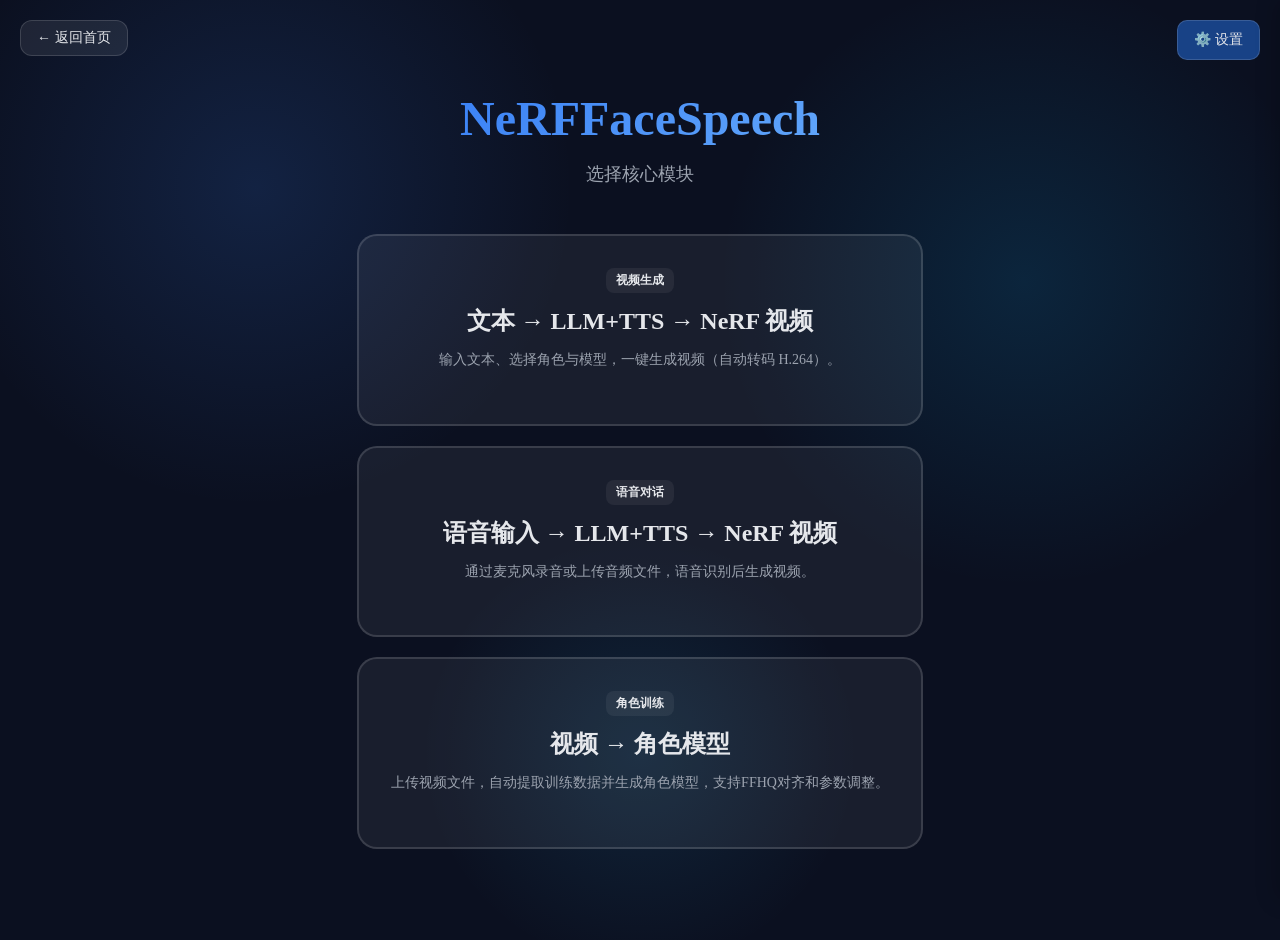
<file: app/webui/index.html>
<!doctype html>
<html lang="zh-CN">

<head>
    <meta charset="UTF-8" />
    <meta name="viewport" content="width=device-width, initial-scale=1.0" />
    <title>NeRFFaceSpeech - 选择模块</title>
    <link rel="stylesheet" href="style.css">
    <script src="settings.js"></script>
    <script src="api.js"></script>
    <style>
        .page {
            max-width: 800px;
            padding: 60px 24px;
            margin: 0 auto;
            display: flex;
            flex-direction: column;
            align-items: center;
            justify-content: center;
            min-height: 100vh;
        }

        header {
            text-align: center;
            margin-bottom: 48px;
        }

        header h1 {
            font-size: 48px;
            font-weight: 700;
            margin-bottom: 16px;
            background: linear-gradient(135deg, var(--primary-2), #60a5fa);
            -webkit-background-clip: text;
            -webkit-text-fill-color: transparent;
            background-clip: text;
        }

        header p {
            font-size: 18px;
            color: var(--muted);
        }

        .options {
            display: flex;
            flex-direction: column;
            gap: 20px;
            width: 100%;
            max-width: 600px;
        }

        .card {
            background: var(--card);
            border: 2px solid var(--border);
            border-radius: 20px;
            padding: 32px;
            text-align: center;
            cursor: pointer;
            transition: all 0.3s ease;
            position: relative;
            overflow: hidden;
        }

        .card::before {
            content: '';
            position: absolute;
            top: 0;
            left: 0;
            right: 0;
            height: 4px;
            background: linear-gradient(90deg, var(--primary), var(--primary-2));
            transform: scaleX(0);
            transition: transform 0.3s ease;
        }

        .card:hover {
            border-color: var(--primary);
            transform: translateY(-8px);
            box-shadow: 0 20px 40px rgba(0, 0, 0, 0.3);
        }

        .card:hover::before {
            transform: scaleX(1);
        }

        .card h3 {
            margin: 0 0 12px;
            font-size: 24px;
            color: var(--text);
        }

        .card p {
            margin: 0 0 20px;
            color: var(--muted);
            line-height: 1.6;
            font-size: 14px;
        }

        .tag {
            display: inline-block;
            padding: 4px 10px;
            border-radius: 8px;
            background: var(--card);
            color: var(--text);
            font-size: 12px;
            font-weight: 600;
            margin-bottom: 12px;
        }

        a {
            color: inherit;
            text-decoration: none;
        }

        .back-btn {
            position: absolute;
            top: 20px;
            left: 20px;
            display: inline-flex;
            align-items: center;
            gap: 6px;
            padding: 8px 16px;
            border-radius: 12px;
            background: rgba(255, 255, 255, 0.08);
            border: 1px solid var(--border);
            color: var(--text);
            text-decoration: none;
            font-size: 14px;
            cursor: pointer;
            transition: all 0.2s ease;
        }

        .back-btn:hover {
            background: rgba(255, 255, 255, 0.12);
            border-color: var(--primary-2);
        }
    </style>
</head>

<body>
    <a href="start.html" class="back-btn">← 返回首页</a>
    <button class="settings-btn" id="settingsBtn">⚙️ 设置</button>

    <!-- 侧边栏遮罩 -->
    <div class="sidebar-overlay" id="sidebarOverlay"></div>

    <!-- 设置侧边栏 -->
    <div class="sidebar" id="settingsSidebar">
        <div class="sidebar-content">
            <div class="sidebar-header">
                <h2>设置</h2>
                <button class="sidebar-close" id="sidebarClose">×</button>
            </div>

            <div class="sidebar-tabs">
                <button class="sidebar-tab active" data-tab="theme">主题</button>
                <button class="sidebar-tab" data-tab="font">字体</button>
            </div>

            <!-- 主题设置 -->
            <div class="tab-content active" id="themeTab">
                <div class="options-grid">
                    <div class="option-card" data-theme="tech">
                        <div class="option-name">科技风</div>
                        <div class="option-desc">深蓝色科技感</div>
                    </div>
                    <div class="option-card" data-theme="warm">
                        <div class="option-name">温馨风</div>
                        <div class="option-desc">暖色调温馨</div>
                    </div>
                    <div class="option-card" data-theme="minimal">
                        <div class="option-name">简约风</div>
                        <div class="option-desc">灰色简约</div>
                    </div>
                </div>
            </div>

            <!-- 字体设置 -->
            <div class="tab-content" id="fontTab">
                <div style="margin-bottom: 16px;">
                    <label
                        style="display: block; margin-bottom: 8px; color: var(--text); font-weight: 500;">字体样式</label>
                    <div class="options-grid">
                        <div class="option-card" data-font="SimSun">
                            <div class="option-name">宋体</div>
                            <div class="option-desc">SimSun</div>
                        </div>
                        <div class="option-card" data-font="SimHei">
                            <div class="option-name">黑体</div>
                            <div class="option-desc">SimHei</div>
                        </div>
                        <div class="option-card" data-font="Microsoft YaHei">
                            <div class="option-name">微软雅黑</div>
                            <div class="option-desc">Microsoft YaHei</div>
                        </div>
                        <div class="option-card" data-font="Arial">
                            <div class="option-name">Arial</div>
                            <div class="option-desc">Arial</div>
                        </div>
                        <div class="option-card" data-font="Times New Roman">
                            <div class="option-name">Times New Roman</div>
                            <div class="option-desc">Times New Roman</div>
                        </div>
                        <div class="option-card" data-font="Inter">
                            <div class="option-name">Inter</div>
                            <div class="option-desc">Inter（默认）</div>
                        </div>
                    </div>
                </div>

                <div>
                    <label
                        style="display: block; margin-bottom: 8px; color: var(--text); font-weight: 500;">字号大小</label>
                    <div class="font-size-group">
                        <button class="font-size-btn" data-size="small">小</button>
                        <button class="font-size-btn" data-size="medium">中</button>
                        <button class="font-size-btn" data-size="large">大</button>
                        <button class="font-size-btn" data-size="custom">自定义</button>
                    </div>
                    <div class="font-size-custom" id="customSizeInput" style="display: none;">
                        <input type="number" id="customSizeValue" placeholder="输入字号（px）" min="10" max="24" value="14">
                    </div>
                </div>
            </div>
        </div>
    </div>

    <div class="page">
        <header>
            <h1>NeRFFaceSpeech</h1>
            <p>选择核心模块</p>
        </header>

        <div class="options">
            <a href="javascript:void(0)" onclick="openGeneratePage()">
                <div class="card">
                    <span class="tag">视频生成</span>
                    <h3>文本 → LLM+TTS → NeRF 视频</h3>
                    <p>输入文本、选择角色与模型，一键生成视频（自动转码 H.264）。</p>
                </div>
            </a>
            <a href="chat.html">
                <div class="card">
                    <span class="tag">语音对话</span>
                    <h3>语音输入 → LLM+TTS → NeRF 视频</h3>
                    <p>通过麦克风录音或上传音频文件，语音识别后生成视频。</p>
                </div>
            </a>
            <a href="character_train.html">
                <div class="card">
                    <span class="tag">角色训练</span>
                    <h3>视频 → 角色模型</h3>
                    <p>上传视频文件，自动提取训练数据并生成角色模型，支持FFHQ对齐和参数调整。</p>
                </div>
            </a>
        </div>

    </div>

    <script>
        // 打开视频生成页面，检查是否有运行中的任务
        async function openGeneratePage() {
            try {
                // 检查是否有运行中的任务
                const apiUrl = getApiBaseUrl();
                const response = await fetch(`${apiUrl}/generate_video/running`, {
                    signal: AbortSignal.timeout(3000) // 3秒超时
                });

                if (response.ok) {
                    const data = await response.json();
                    if (data.success && data.data) {
                        const task = data.data;
                        const status = task.status;
                        // 如果有正在运行的任务（pending 或 running），直接跳转（会自动恢复任务）
                        if (status === 'pending' || status === 'running') {
                            window.location.href = 'generate.html';
                            return;
                        }
                    }
                }
                // 如果没有运行中的任务，跳转到新任务页面（清空配置）
                window.location.href = 'generate.html?mode=new';
            } catch (error) {
                // 如果检查失败（可能是后端未启动），也跳转到新任务页面
                console.log('检查任务状态失败，跳转到新任务页面:', error.message);
                window.location.href = 'generate.html?mode=new';
            }
        }

        // 等待DOM加载完成后再初始化设置事件绑定
        document.addEventListener('DOMContentLoaded', async () => {
            // 应用设置（从数据库读取）- 优化：只调用一次API，然后并行更新UI
            try {
                // 只调用一次 fetchSettings()，获取所有设置
                const settings = await fetchSettings();

                // 并行应用设置和更新选择状态（使用已获取的设置，避免重复API调用）
                await Promise.all([
                    applySettingsOnly(settings),
                    updateThemeSelection(settings),
                    updateFontSelection(settings),
                    updateFontSizeSelection(settings)
                ]);
            } catch (error) {
                console.error('应用设置失败:', error);
            }

            // 侧边栏控制
            const settingsBtn = document.getElementById('settingsBtn');
            const settingsSidebar = document.getElementById('settingsSidebar');
            const sidebarOverlay = document.getElementById('sidebarOverlay');
            const sidebarClose = document.getElementById('sidebarClose');

            if (!settingsBtn || !settingsSidebar) {
                console.error('设置按钮或侧边栏元素未找到');
                return;
            }

            const openSidebar = () => {
                settingsSidebar.classList.add('active');
                sidebarOverlay.classList.add('active');
            };

            const closeSidebar = () => {
                settingsSidebar.classList.remove('active');
                sidebarOverlay.classList.remove('active');
            };

            settingsBtn.addEventListener('click', openSidebar);
            sidebarClose.addEventListener('click', closeSidebar);
            sidebarOverlay.addEventListener('click', closeSidebar);

            // 标签切换
            document.querySelectorAll('.sidebar-tab').forEach(tab => {
                tab.addEventListener('click', () => {
                    const targetTab = tab.dataset.tab;
                    document.querySelectorAll('.sidebar-tab').forEach(t => t.classList.remove('active'));
                    document.querySelectorAll('.tab-content').forEach(c => c.classList.remove('active'));
                    tab.classList.add('active');
                    document.getElementById(targetTab + 'Tab').classList.add('active');
                });
            });

            // 主题选择
            document.querySelectorAll('[data-theme]').forEach(card => {
                card.addEventListener('click', () => {
                    applyTheme(card.dataset.theme);
                });
            });

            // 字体选择
            document.querySelectorAll('[data-font]').forEach(card => {
                card.addEventListener('click', () => {
                    applyFont(card.dataset.font);
                });
            });

            // 字号选择
            document.querySelectorAll('[data-size]').forEach(btn => {
                btn.addEventListener('click', () => {
                    if (btn.dataset.size === 'custom') {
                        document.getElementById('customSizeInput').style.display = 'block';
                    } else {
                        document.getElementById('customSizeInput').style.display = 'none';
                        applyFontSize(btn.dataset.size);
                    }
                });
            });

            // 自定义字号输入
            const customSizeInput = document.getElementById('customSizeValue');
            if (customSizeInput) {
                customSizeInput.addEventListener('change', () => {
                    applyFontSize('custom');
                });
            }
        });
    </script>
</body>

</html>
</file>
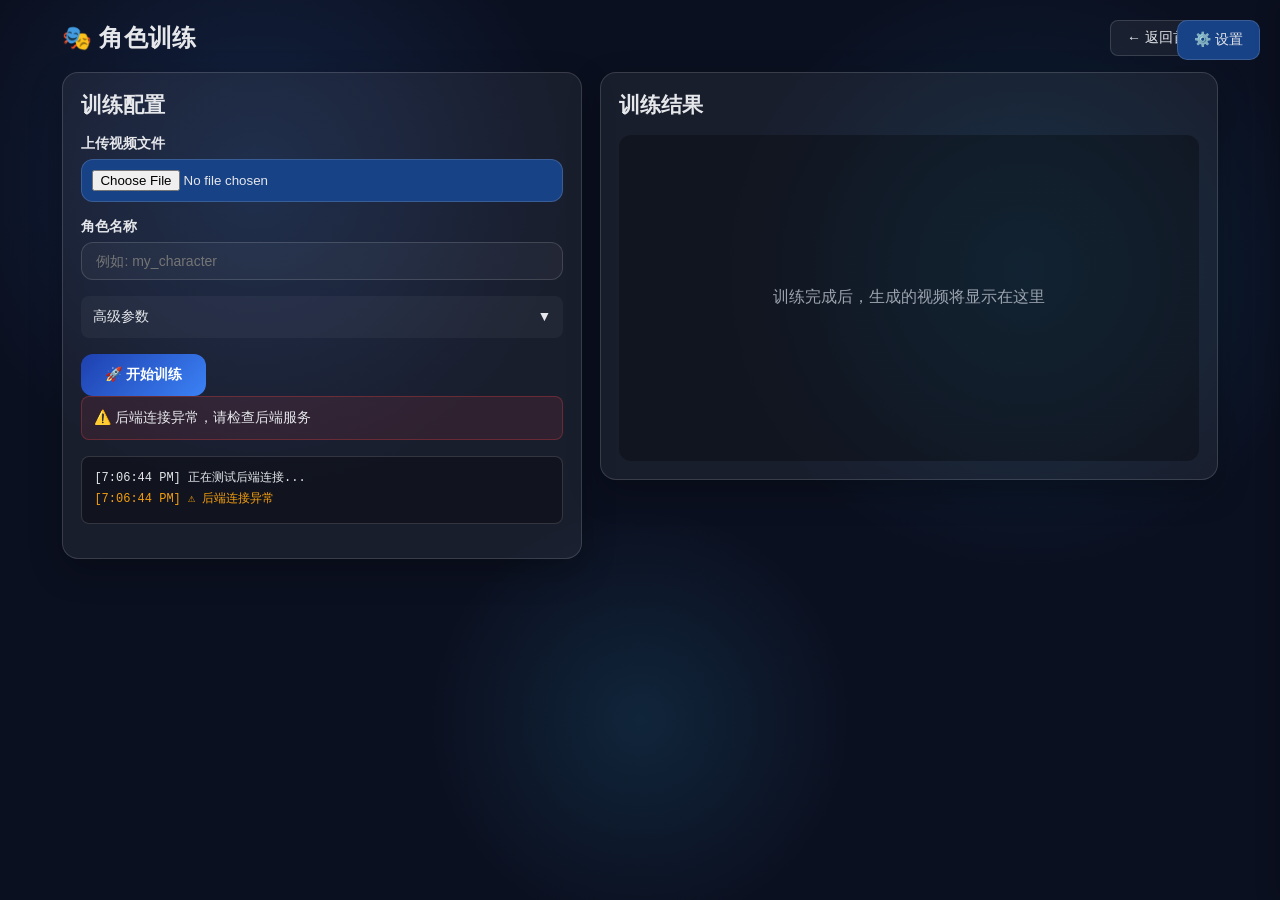
<file: app/webui/character_train.html>
<!doctype html>
<html lang="zh-CN">

<head>
    <meta charset="UTF-8" />
    <meta name="viewport" content="width=device-width, initial-scale=1.0" />
    <title>角色训练 - NeRFFaceSpeech</title>
    <style>
        :root {
        --primary: #1e40af;
        --primary-2: #3b82f6;
        --bg: #0b1020;
        --card: rgba(255, 255, 255, 0.06);
        --border: rgba(255, 255, 255, 0.14);
        --text: #e5e7eb;
        --muted: #9ca3af;
        --g1: rgba(59, 130, 246, 0.16);
        --g2: rgba(14, 165, 233, 0.14);
        --g3: rgba(56, 189, 248, 0.12);
        --card-bg: rgb(24, 66, 134);
        --base-font-size: 14px;
        }

        body.theme-tech {
        --primary: #1e40af;
        --primary-2: #3b82f6;
        --bg: #0b1020;
        --card: rgba(255, 255, 255, 0.06);
        --border: rgba(255, 255, 255, 0.14);
        --text: #e5e7eb;
        --muted: #9ca3af;
        --g1: rgba(59, 130, 246, 0.16);
        --g2: rgba(14, 165, 233, 0.14);
        --g3: rgba(56, 189, 248, 0.12);
        --card-bg: rgb(24, 66, 134);
        }

        body.theme-warm {
            --primary: #f97316;
            --primary-2: #ea580c;
            --bg: #fff8f0;
            --card: rgba(255, 255, 255, 0.9);
            --border: rgba(249, 115, 22, 0.2);
            --text: #1f2937;
            --muted: #6b7280;
            --g1: rgba(251, 191, 36, 0.15);
            --g2: rgba(249, 115, 22, 0.12);
            --g3: rgba(234, 88, 12, 0.1);
            --card-bg: rgba(251, 191, 36, 0.15);
        }

        body.theme-minimal {
            --primary: #6b7280;
            --primary-2: #4b5563;
            --bg: #f5f5f5;
            --card: #ffffff;
            --border: #e5e7eb;
            --text: #111827;
            --muted: #6b7280;
            --g1: rgba(107, 114, 128, 0.08);
            --g2: rgba(75, 85, 99, 0.07);
            --g3: rgba(156, 163, 175, 0.06);
            --card-bg: rgba(107, 114, 128, 0.1);
        }

        * {
            box-sizing: border-box;
        }

        :root {
            --base-font-size: 14px;
        }

        html {
            font-size: var(--base-font-size);
        }

        body {
            margin: 0;
            font-family: "Inter", -apple-system, BlinkMacSystemFont, "Segoe UI", sans-serif;
            background: radial-gradient(circle at 20% 20%, var(--g1), transparent 25%),
                radial-gradient(circle at 80% 30%, var(--g2), transparent 25%),
                radial-gradient(circle at 50% 80%, var(--g3), transparent 22%),
                var(--bg);
            color: var(--text);
            min-height: 100vh;
        }

        .page {
            max-width: 1400px;
            width: 94vw;
            margin: 0 auto;
            padding: 20px 24px 40px;
            min-height: 96vh;
        }

        header {
            display: flex;
            align-items: center;
            justify-content: space-between;
            gap: 12px;
            margin-bottom: 16px;
        }

        h1 {
            margin: 0;
            font-size: 24px;
            letter-spacing: 0.4px;
        }

        .back-btn {
            padding: 8px 16px;
            border-radius: 8px;
            border: 1px solid var(--border);
            background: var(--card);
            color: var(--text);
            text-decoration: none;
            font-size: 14px;
            transition: all 0.2s ease;
        }

        .back-btn:hover {
            background: var(--card-bg);
            border-color: var(--primary);
        }

        .card {
            background: var(--card);
            border: 1px solid var(--border);
            border-radius: 16px;
            padding: 18px;
            box-shadow: 0 12px 32px rgba(0, 0, 0, 0.25);
        }

        .grid {
            display: grid;
            grid-template-columns: 520px 1fr;
            gap: 18px;
            align-items: start;
        }

        label {
            font-weight: 700;
            margin-bottom: 6px;
            display: block;
            color: var(--text);
        }

        input[type="text"],
        input[type="number"],
        select {
            width: 100%;
            padding: 10px 14px;
            border: 1px solid var(--border);
            border-radius: 12px;
            background: rgba(255, 255, 255, 0.04);
            color: var(--text);
            font-size: 14px;
            margin-bottom: 16px;
        }

        input[type="file"] {
            width: 100%;
            padding: 10px;
            border: 1px solid var(--border);
            border-radius: 12px;
            background: var(--card-bg);
            color: var(--text);
            margin-bottom: 16px;
        }

        input[type="checkbox"] {
            width: 18px;
            height: 18px;
            margin-right: 8px;
            cursor: pointer;
        }

        .checkbox-group {
            display: flex;
            align-items: center;
            margin-bottom: 16px;
        }

        .checkbox-group label {
            margin: 0;
            font-weight: 500;
            cursor: pointer;
        }

        button {
            padding: 12px 24px;
            border-radius: 12px;
            border: none;
            background: linear-gradient(135deg, var(--primary), var(--primary-2));
            color: #fff;
            font-weight: 700;
            font-size: 14px;
            cursor: pointer;
            transition: all 0.2s ease;
        }

        button:hover:not(:disabled) {
            transform: translateY(-2px);
            box-shadow: 0 4px 12px rgba(59, 130, 246, 0.4);
        }

        button:disabled {
            opacity: 0.5;
            cursor: not-allowed;
        }

        .btn-secondary {
            background: rgba(255, 255, 255, 0.08);
            color: var(--text);
            border: 1px solid var(--border);
        }

        .btn-secondary:hover:not(:disabled) {
            background: rgba(255, 255, 255, 0.12);
        }

        .btn-danger {
            background: #ef4444;
        }

        .btn-danger:hover:not(:disabled) {
            background: #dc2626;
        }

        .status-box {
            padding: 12px;
            border-radius: 8px;
            background: rgba(59, 130, 246, 0.1);
            border: 1px solid rgba(59, 130, 246, 0.3);
            color: var(--text);
            font-size: 14px;
            margin-bottom: 16px;
            min-height: 40px;
            display: flex;
            align-items: center;
        }

        .status-box.error {
            background: rgba(239, 68, 68, 0.1);
            border-color: rgba(239, 68, 68, 0.3);
        }

        .status-box.success {
            background: rgba(16, 185, 129, 0.1);
            border-color: rgba(16, 185, 129, 0.3);
        }

        .video-container {
            position: relative;
            width: 100%;
            background: #000;
            border-radius: 12px;
            overflow: hidden;
            margin-bottom: 16px;
        }

        video {
            width: 100%;
            display: block;
        }

        .video-placeholder {
            width: 100%;
            aspect-ratio: 16/9;
            display: flex;
            align-items: center;
            justify-content: center;
            background: rgba(0, 0, 0, 0.3);
            color: var(--muted);
            font-size: 16px;
            border-radius: 12px;
        }

        .hidden {
            display: none !important;
        }

        .accordion {
            margin-bottom: 16px;
        }

        .accordion-header {
            padding: 12px;
            background: rgba(255, 255, 255, 0.04);
            border-radius: 8px;
            cursor: pointer;
            display: flex;
            justify-content: space-between;
            align-items: center;
            margin-bottom: 8px;
        }

        .accordion-header:hover {
            background: rgba(255, 255, 255, 0.06);
        }

        .accordion-content {
            padding: 12px;
            display: none;
        }

        .accordion-content.show {
            display: block;
        }

        .log-box {
            background: rgba(0, 0, 0, 0.3);
            border: 1px solid var(--border);
            border-radius: 8px;
            padding: 12px;
            font-family: 'Courier New', monospace;
            font-size: 12px;
            max-height: 300px;
            overflow-y: auto;
            color: var(--text);
            margin-bottom: 16px;
        }

        .log-line {
            margin-bottom: 4px;
            white-space: pre-wrap;
            word-break: break-all;
        }

        .log-line.error {
            color: #ef4444;
        }

        .log-line.warning {
            color: #f59e0b;
        }

        .log-line.success {
            color: #10b981;
        }

        .progress-bar {
            width: 100%;
            height: 8px;
            background: rgba(255, 255, 255, 0.1);
            border-radius: 4px;
            overflow: hidden;
            margin-bottom: 8px;
        }

        .progress-fill {
            height: 100%;
            background: linear-gradient(90deg, var(--primary), var(--primary-2));
            transition: width 0.3s ease;
            width: 0%;
        }

        /* 设置按钮 */
        .settings-btn {
            position: fixed;
            top: 20px;
            right: 20px;
            z-index: 1000;
            padding: 10px 16px;
            border-radius: 10px;
            border: 1px solid var(--border);
            background: var(--card-bg);
            color: var(--text);
            font-size: 14px;
            font-weight: 500;
            cursor: pointer;
            transition: all 0.2s ease;
        }

        .settings-btn:hover {
            background: var(--primary);
            color: #fff;
            border-color: var(--primary);
        }

        /* 侧边栏遮罩 */
        .sidebar-overlay {
            display: none;
            position: fixed;
            top: 0;
            left: 0;
            right: 0;
            bottom: 0;
            background: rgba(0, 0, 0, 0.4);
            z-index: 2000;
            transition: opacity 0.3s ease;
        }

        .sidebar-overlay.active {
            display: block;
        }

        /* 侧边栏 */
        .sidebar {
            position: fixed;
            top: 0;
            right: -400px;
            width: 400px;
            height: 100vh;
            background: var(--bg);
            border-left: 1px solid var(--border);
            z-index: 2001;
            transition: right 0.3s ease;
            overflow-y: auto;
            box-shadow: -4px 0 20px rgba(0, 0, 0, 0.2);
        }

        .sidebar.active {
            right: 0;
        }

        .sidebar-content {
            padding: 24px;
        }

        .sidebar-header {
            display: flex;
            justify-content: space-between;
            align-items: center;
            margin-bottom: 20px;
            padding-bottom: 16px;
            border-bottom: 1px solid var(--border);
        }

        .sidebar-header h2 {
            margin: 0;
            font-size: 20px;
            color: var(--text);
        }

        .sidebar-close {
            background: none;
            border: none;
            font-size: 28px;
            color: var(--muted);
            cursor: pointer;
            padding: 0;
            width: 36px;
            height: 36px;
            display: flex;
            align-items: center;
            justify-content: center;
            border-radius: 8px;
            transition: all 0.2s ease;
        }

        .sidebar-close:hover {
            background: var(--card-bg);
            color: var(--text);
        }

        /* 分页标签 */
        .sidebar-tabs {
            display: flex;
            gap: 8px;
            margin-bottom: 20px;
            border-bottom: 1px solid var(--border);
        }

        .sidebar-tab {
            padding: 10px 20px;
            background: none;
            border: none;
            border-bottom: 2px solid transparent;
            color: var(--muted);
            font-size: 14px;
            font-weight: 500;
            cursor: pointer;
            transition: all 0.2s ease;
        }

        .sidebar-tab.active {
            color: var(--primary);
            border-bottom-color: var(--primary);
        }

        .sidebar-tab:hover {
            color: var(--text);
        }

        /* 分页内容 */
        .sidebar .tab-content {
            display: none;
        }

        .sidebar .tab-content.active {
            display: block;
        }

        /* 选项网格 */
        .options-grid {
            display: grid;
            grid-template-columns: repeat(auto-fit, minmax(140px, 1fr));
            gap: 12px;
            margin-bottom: 20px;
        }

        .option-card {
            padding: 16px;
            border: 2px solid var(--border);
            border-radius: 12px;
            background: var(--card-bg);
            cursor: pointer;
            transition: all 0.2s ease;
            text-align: center;
        }

        .option-card:hover {
            border-color: var(--primary);
            transform: translateY(-2px);
            box-shadow: 0 4px 12px rgba(0, 0, 0, 0.1);
        }

        .option-card.selected {
            border-color: var(--primary);
            background: var(--primary);
            color: #fff;
        }

        .option-card.selected .option-name {
            color: #fff;
        }

        .option-name {
            font-size: 14px;
            font-weight: 500;
            color: var(--text);
            margin-bottom: 4px;
        }

        .option-desc {
            font-size: 12px;
            color: var(--muted);
        }

        .option-card.selected .option-desc {
            color: rgba(255, 255, 255, 0.9);
        }

        /* 字号选择 */
        .font-size-group {
            display: flex;
            gap: 8px;
            margin-bottom: 20px;
        }

        .font-size-btn {
            flex: 1;
            padding: 12px;
            border: 2px solid var(--border);
            border-radius: 10px;
            background: var(--card-bg);
            color: var(--text);
            font-size: 14px;
            font-weight: 500;
            cursor: pointer;
            transition: all 0.2s ease;
        }

        .font-size-btn:hover {
            border-color: var(--primary);
        }

        .font-size-btn.selected {
            border-color: var(--primary);
            background: var(--primary);
            color: #fff;
        }

        .font-size-custom {
            margin-top: 16px;
        }

        .font-size-custom input {
            width: 100%;
            padding: 10px;
            border: 1px solid var(--border);
            border-radius: 8px;
            background: var(--card-bg);
            color: var(--text);
            font-size: 14px;
        }

        @media (max-width: 768px) {
            .sidebar {
                width: 100%;
                right: -100%;
            }
        }
    </style>
    <script src="settings.js"></script>
    <script src="api.js"></script>
</head>

<body>
    <button class="settings-btn" id="settingsBtn">⚙️ 设置</button>

    <!-- 侧边栏遮罩 -->
    <div class="sidebar-overlay" id="sidebarOverlay"></div>

    <!-- 设置侧边栏 -->
    <div class="sidebar" id="settingsSidebar">
        <div class="sidebar-content">
            <div class="sidebar-header">
                <h2>设置</h2>
                <button class="sidebar-close" id="sidebarClose">×</button>
            </div>

            <div class="sidebar-tabs">
                <button class="sidebar-tab active" data-tab="theme">主题</button>
                <button class="sidebar-tab" data-tab="font">字体</button>
            </div>

            <!-- 主题设置 -->
            <div class="tab-content active" id="themeTab">
                <div class="options-grid">
                    <div class="option-card" data-theme="tech">
                        <div class="option-name">科技风</div>
                        <div class="option-desc">深蓝色科技感</div>
                    </div>
                    <div class="option-card" data-theme="warm">
                        <div class="option-name">温馨风</div>
                        <div class="option-desc">暖色调温馨</div>
                    </div>
                    <div class="option-card" data-theme="minimal">
                        <div class="option-name">简约风</div>
                        <div class="option-desc">灰色简约</div>
                    </div>
                </div>
            </div>

            <!-- 字体设置 -->
            <div class="tab-content" id="fontTab">
                <div style="margin-bottom: 16px;">
                    <label
                        style="display: block; margin-bottom: 8px; color: var(--text); font-weight: 500;">字体样式</label>
                    <div class="options-grid">
                        <div class="option-card" data-font="SimSun">
                            <div class="option-name">宋体</div>
                            <div class="option-desc">SimSun</div>
                        </div>
                        <div class="option-card" data-font="SimHei">
                            <div class="option-name">黑体</div>
                            <div class="option-desc">SimHei</div>
                        </div>
                        <div class="option-card" data-font="Microsoft YaHei">
                            <div class="option-name">微软雅黑</div>
                            <div class="option-desc">Microsoft YaHei</div>
                        </div>
                        <div class="option-card" data-font="Arial">
                            <div class="option-name">Arial</div>
                            <div class="option-desc">Arial</div>
                        </div>
                        <div class="option-card" data-font="Times New Roman">
                            <div class="option-name">Times New Roman</div>
                            <div class="option-desc">Times New Roman</div>
                        </div>
                        <div class="option-card" data-font="Inter">
                            <div class="option-name">Inter</div>
                            <div class="option-desc">Inter（默认）</div>
                        </div>
                    </div>
                </div>

                <div>
                    <label
                        style="display: block; margin-bottom: 8px; color: var(--text); font-weight: 500;">字号大小</label>
                    <div class="font-size-group">
                        <button class="font-size-btn" data-size="small">小</button>
                        <button class="font-size-btn" data-size="medium">中</button>
                        <button class="font-size-btn" data-size="large">大</button>
                        <button class="font-size-btn" data-size="custom">自定义</button>
                    </div>
                    <div class="font-size-custom" id="customSizeInput" style="display: none;">
                        <input type="number" id="customSizeValue" placeholder="输入字号（px）" min="10" max="24" value="14">
                    </div>
                </div>
            </div>
        </div>
    </div>

    <div class="page">
        <header>
            <h1>🎭 角色训练</h1>
            <a href="index.html" class="back-btn">← 返回首页</a>
        </header>

        <div class="grid">
            <!-- 左侧：输入区域 -->
            <div>
                <div class="card">
                    <h2 style="margin-top: 0; margin-bottom: 16px;">训练配置</h2>

                    <label for="videoFile">上传视频文件</label>
                    <input type="file" id="videoFile" accept="video/*" />

                    <label for="characterName">角色名称</label>
                    <input type="text" id="characterName" placeholder="例如: my_character" />

                    <div class="accordion">
                        <div class="accordion-header" onclick="toggleAccordion(this)">
                            <span>高级参数</span>
                            <span id="accordionIcon">▼</span>
                        </div>
                        <div class="accordion-content" id="advancedParams">
                            <div class="checkbox-group">
                                <input type="checkbox" id="ffhqAlignment" checked />
                                <label for="ffhqAlignment">使用 FFHQ 对齐（推荐）</label>
                            </div>

                            <div class="checkbox-group">
                                <input type="checkbox" id="overwrite" />
                                <label for="overwrite">覆盖已存在的数据</label>
                            </div>
                        </div>
                    </div>

                    <div style="display: flex; gap: 12px; margin-top: 16px;">
                        <button id="trainBtn" onclick="startTraining()">🚀 开始训练</button>
                        <button class="btn-secondary" id="cancelBtn" onclick="cancelTraining()" style="display: none;">❌
                            取消训练</button>
                    </div>

                    <div class="status-box" id="statusBox">等待开始训练...</div>

                    <div class="progress-bar" id="progressBar" style="display: none;">
                        <div class="progress-fill" id="progressFill"></div>
                    </div>

                    <div class="log-box" id="logBox" style="display: none;">
                        <div id="logContent"></div>
                    </div>
                </div>
            </div>

            <!-- 右侧：结果展示 -->
            <div>
                <div class="card">
                    <h2 style="margin-top: 0; margin-bottom: 16px;">训练结果</h2>

                    <div class="video-placeholder" id="videoPlaceholder">
                        训练完成后，生成的视频将显示在这里
                    </div>

                    <div class="video-container hidden" id="videoContainer">
                        <video id="resultVideo" controls></video>
                    </div>

                    <div id="resultInfo" style="display: none; margin-top: 16px;">
                        <h3>训练信息</h3>
                        <div id="resultDetails"></div>
                    </div>
                </div>
            </div>
        </div>
    </div>

    <script>
        // 使用 api.js 中的 getApiBaseUrl() 函数获取 API 地址

        let currentTaskId = null;
        let statusPollInterval = null;

        // 应用设置
        document.addEventListener('DOMContentLoaded', async () => {
            // 应用设置（从数据库读取）
            try {
                const settings = await fetchSettings();
                await Promise.all([
                    applySettingsOnly(settings),
                    updateThemeSelection(settings),
                    updateFontSelection(settings),
                    updateFontSizeSelection(settings)
                ]);
            } catch (error) {
                console.error('应用设置失败:', error);
            }

            // 设置侧边栏控制
            const settingsBtn = document.getElementById('settingsBtn');
            const settingsSidebar = document.getElementById('settingsSidebar');
            const sidebarOverlay = document.getElementById('sidebarOverlay');
            const sidebarClose = document.getElementById('sidebarClose');

            if (settingsBtn && settingsSidebar) {
                const openSidebar = () => {
                    settingsSidebar.classList.add('active');
                    sidebarOverlay.classList.add('active');
                };

                const closeSidebar = () => {
                    settingsSidebar.classList.remove('active');
                    sidebarOverlay.classList.remove('active');
                };

                settingsBtn.addEventListener('click', openSidebar);
                if (sidebarClose) sidebarClose.addEventListener('click', closeSidebar);
                if (sidebarOverlay) sidebarOverlay.addEventListener('click', closeSidebar);

                // 标签切换
                document.querySelectorAll('.sidebar-tab').forEach(tab => {
                    tab.addEventListener('click', () => {
                        const targetTab = tab.dataset.tab;
                        document.querySelectorAll('.sidebar-tab').forEach(t => t.classList.remove('active'));
                        document.querySelectorAll('.sidebar .tab-content').forEach(c => c.classList.remove('active'));
                        tab.classList.add('active');
                        const targetContent = document.getElementById(targetTab + 'Tab');
                        if (targetContent) targetContent.classList.add('active');
                    });
                });

                // 主题选择
                document.querySelectorAll('[data-theme]').forEach(card => {
                    card.addEventListener('click', () => {
                        applyTheme(card.dataset.theme);
                    });
                });

                // 字体选择
                document.querySelectorAll('[data-font]').forEach(card => {
                    card.addEventListener('click', () => {
                        applyFont(card.dataset.font);
                    });
                });

                // 字号选择
                document.querySelectorAll('[data-size]').forEach(btn => {
                    btn.addEventListener('click', () => {
                        if (btn.dataset.size === 'custom') {
                            const customInput = document.getElementById('customSizeInput');
                            if (customInput) customInput.style.display = 'block';
                        } else {
                            const customInput = document.getElementById('customSizeInput');
                            if (customInput) customInput.style.display = 'none';
                            applyFontSize(btn.dataset.size);
                        }
                    });
                });

                // 自定义字号输入
                const customSizeInput = document.getElementById('customSizeValue');
                if (customSizeInput) {
                    customSizeInput.addEventListener('change', () => {
                        applyFontSize('custom');
                    });
                }
            }

            // 原有的初始化代码
            try {
                await applySettingsOnly();
            } catch (error) {
                console.error('应用设置失败:', error);
            }

            // 测试后端连接
            try {
                addLog('正在测试后端连接...', 'info');
                const apiUrl = getApiBaseUrl();
                console.log('[角色训练] API地址:', apiUrl);
                const connected = await checkBackendConnection();
                if (connected) {
                    addLog('✅ 后端连接成功', 'success');
                    setStatus('后端连接正常，可以开始训练', 'success');
                } else {
                    addLog('⚠️ 后端连接异常', 'warning');
                    setStatus('⚠️ 后端连接异常，请检查后端服务', 'error');
                }
            } catch (error) {
                addLog(`❌ 后端连接失败: ${error.message}`, 'error');
                setStatus(`❌ 后端连接失败，请检查后端服务是否启动`, 'error');
                console.error('后端连接测试失败:', error);
            }
        });

        function toggleAccordion(header) {
            const content = document.getElementById('advancedParams');
            const icon = document.getElementById('accordionIcon');
            content.classList.toggle('show');
            icon.textContent = content.classList.contains('show') ? '▲' : '▼';
        }

        function setStatus(msg, type = 'info') {
            const statusBox = document.getElementById('statusBox');
            statusBox.textContent = msg;
            statusBox.className = 'status-box';
            if (type === 'error') statusBox.classList.add('error');
            if (type === 'success') statusBox.classList.add('success');
        }

        function addLog(message, level = 'info') {
            const logBox = document.getElementById('logBox');
            const logContent = document.getElementById('logContent');
            logBox.style.display = 'block';

            const logLine = document.createElement('div');
            logLine.className = `log-line ${level}`;
            logLine.textContent = `[${new Date().toLocaleTimeString()}] ${message}`;
            logContent.appendChild(logLine);

            // 自动滚动到底部
            logBox.scrollTop = logBox.scrollHeight;

            // 限制日志行数（最多保留100行）
            while (logContent.children.length > 100) {
                logContent.removeChild(logContent.firstChild);
            }
        }

        function updateProgress(percent) {
            const progressBar = document.getElementById('progressBar');
            const progressFill = document.getElementById('progressFill');
            progressBar.style.display = 'block';
            progressFill.style.width = `${percent}%`;
        }

        async function startTraining() {
            const videoFile = document.getElementById('videoFile').files[0];
            const characterName = document.getElementById('characterName').value.trim();

            if (!videoFile) {
                setStatus('请选择视频文件', 'error');
                return;
            }

            if (!characterName) {
                setStatus('请输入角色名称', 'error');
                return;
            }

            // 准备表单数据
            // 使用默认值：face_ratio=0.6, output_size=1024x1024
            const formData = new FormData();
            formData.append('video', videoFile);
            formData.append('character_name', characterName);
            formData.append('face_ratio', '0.6');  // 默认值
            formData.append('output_size_w', '1024');  // 默认值
            formData.append('output_size_h', '1024');  // 默认值
            formData.append('ffhq_alignment', document.getElementById('ffhqAlignment').checked ? 'true' : 'false');
            formData.append('overwrite', document.getElementById('overwrite').checked ? 'true' : 'false');

            // 禁用输入
            document.getElementById('trainBtn').disabled = true;
            document.getElementById('cancelBtn').style.display = 'inline-block';
            document.getElementById('videoFile').disabled = true;
            document.getElementById('characterName').disabled = true;

            // 重置UI
            document.getElementById('videoContainer').classList.add('hidden');
            document.getElementById('videoPlaceholder').classList.remove('hidden');
            document.getElementById('resultInfo').style.display = 'none';
            document.getElementById('logContent').innerHTML = '';
            updateProgress(0);

            setStatus('正在提交训练任务...', 'info');
            addLog('开始提交训练任务...', 'info');
            const apiUrl = getApiBaseUrl();
            addLog(`API地址: ${apiUrl}/character/train`, 'info');
            addLog(`角色名称: ${characterName}`, 'info');
            addLog(`视频文件: ${videoFile.name} (${(videoFile.size / 1024 / 1024).toFixed(2)} MB)`, 'info');

            try {
                // 使用 api.js 中的 trainCharacter 函数
                const result = await trainCharacter(formData);

                addLog(`响应数据: ${JSON.stringify(result)}`, 'info');

                if (!result.success) {
                    throw new Error(result.error || '训练任务提交失败');
                }

                currentTaskId = result.task_id;
                setStatus(`训练任务已提交 (任务ID: ${currentTaskId})`, 'info');
                addLog(`训练任务已提交，任务ID: ${currentTaskId}`, 'success');

                // 开始轮询状态
                startStatusPolling();

            } catch (error) {
                console.error('训练任务提交失败:', error);
                const errorMsg = error.message || '未知错误';
                setStatus(`提交失败: ${errorMsg}`, 'error');
                addLog(`提交失败: ${errorMsg}`, 'error');
                addLog(`错误详情: ${error.stack || error.toString()}`, 'error');
                resetUI();
            }
        }

        function startStatusPolling() {
            if (statusPollInterval) {
                clearInterval(statusPollInterval);
            }

            statusPollInterval = setInterval(async () => {
                try {
                    // 使用 api.js 中的 getCharacterTrainingStatus 函数
                    const result = await getCharacterTrainingStatus(currentTaskId);

                    if (!result.success) {
                        throw new Error(result.error || '状态查询失败');
                    }

                    const status = result.status;
                    const resultData = result.result;

                    if (status === 'completed') {
                        clearInterval(statusPollInterval);
                        statusPollInterval = null;

                        if (resultData && resultData.success) {
                            setStatus('✅ 训练完成！', 'success');
                            addLog('训练完成！', 'success');
                            updateProgress(100);

                            // 显示训练结果
                            displayTrainingResult(resultData, result.character_name);

                            resetUI();
                        } else {
                            const error = resultData?.error || '未知错误';
                            setStatus(`训练失败: ${error}`, 'error');
                            addLog(`训练失败: ${error}`, 'error');
                            resetUI();
                        }

                    } else if (status === 'failed') {
                        clearInterval(statusPollInterval);
                        statusPollInterval = null;

                        const error = result.error || '训练失败';
                        setStatus(`训练失败: ${error}`, 'error');
                        addLog(`训练失败: ${error}`, 'error');
                        resetUI();

                    } else if (status === 'processing' || status === 'pending') {
                        // 更新进度（模拟，实际进度需要从日志中提取）
                        const progress = status === 'processing' ? 50 : 10;
                        updateProgress(progress);
                        setStatus(`训练中... (${status})`, 'info');
                    }

                } catch (error) {
                    addLog(`状态查询失败: ${error.message}`, 'error');
                }
            }, 2000); // 每2秒轮询一次
        }

        function displayTrainingResult(resultData, characterName) {
            // 查找生成的视频文件
            // 视频文件应该在 assets/charactor/{character_name}/output_NeRFFaceSpeech.mp4
            const apiUrl = getApiBaseUrl();
            const videoUrl = `${apiUrl}/character/${characterName}/video`;

            // 尝试加载视频
            const video = document.getElementById('resultVideo');
            video.src = videoUrl;
            video.load();

            // 显示视频容器
            document.getElementById('videoContainer').classList.remove('hidden');
            document.getElementById('videoPlaceholder').classList.add('hidden');

            // 显示训练信息
            const resultInfo = document.getElementById('resultInfo');
            const resultDetails = document.getElementById('resultDetails');

            resultDetails.innerHTML = `
        <p><strong>角色名称:</strong> ${characterName}</p>
        <p><strong>提取帧数:</strong> ${resultData.num_frames || 0}</p>
        <p><strong>模型文件:</strong> ${resultData.pti_models ? '已生成' : '未生成'}</p>
        ${resultData.character_dir ? `<p><strong>输出目录:</strong> ${resultData.character_dir}</p>` : ''}
      `;

            resultInfo.style.display = 'block';
        }

        function cancelTraining() {
            if (currentTaskId && confirm('确定要取消训练吗？')) {
                if (statusPollInterval) {
                    clearInterval(statusPollInterval);
                    statusPollInterval = null;
                }
                setStatus('训练已取消', 'info');
                addLog('用户取消了训练', 'warning');
                resetUI();
            }
        }

        function resetUI() {
            document.getElementById('trainBtn').disabled = false;
            document.getElementById('cancelBtn').style.display = 'none';
            document.getElementById('videoFile').disabled = false;
            document.getElementById('characterName').disabled = false;
            currentTaskId = null;
        }
    </script>
</body>

</html>
</file>
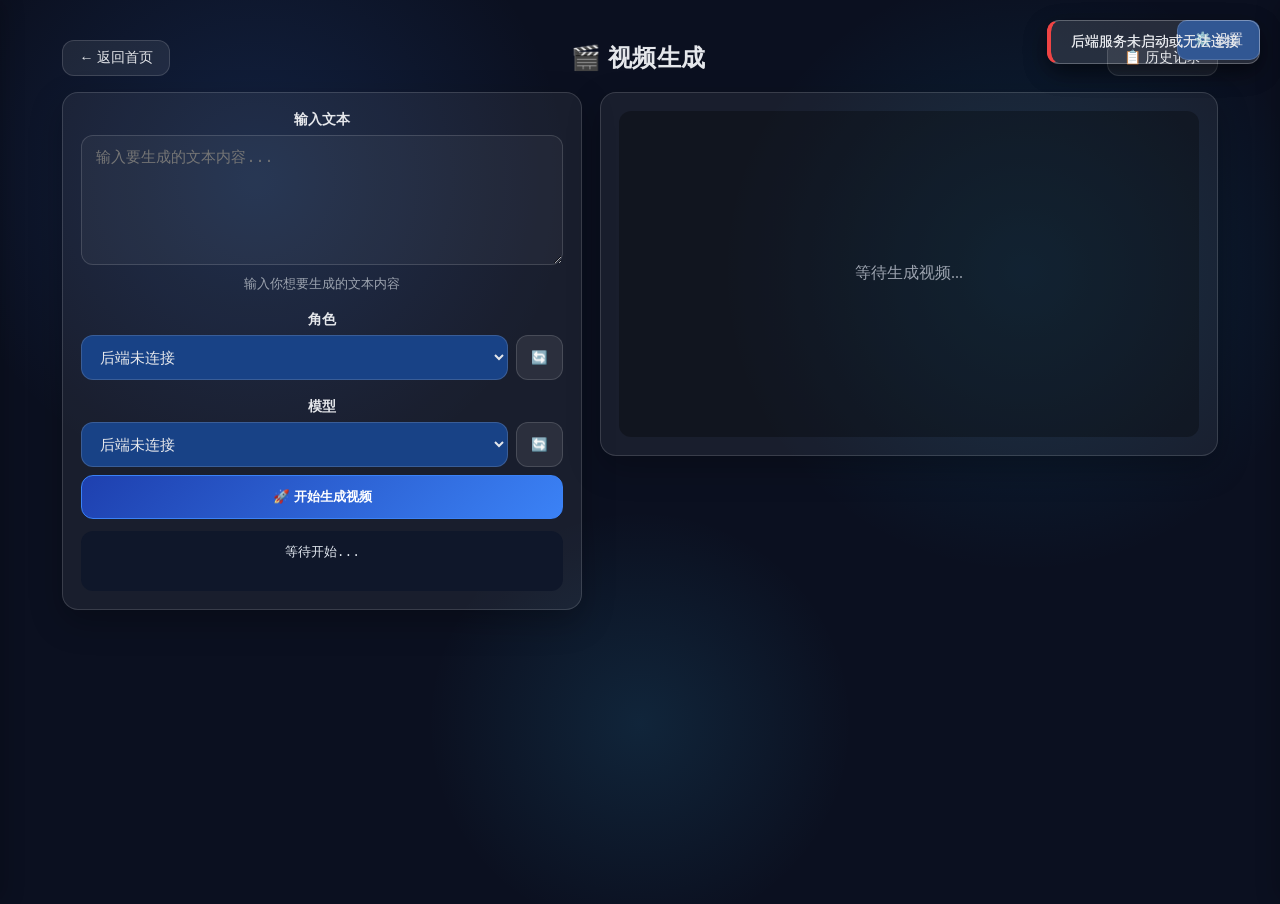
<file: app/webui/generate.html>
<!doctype html>
<html lang="zh-CN">

<head>
    <meta charset="UTF-8" />
    <meta name="viewport" content="width=device-width, initial-scale=1.0" />
    <title>视频生成 - NeRFFaceSpeech</title>
    <link rel="stylesheet" href="style.css">
    <script src="settings.js"></script>
    <script src="api.js"></script>
    <style>
        :root {
        --primary: #1e40af;
        --primary-2: #3b82f6;
        --bg: #0b1020;
        --card: rgba(255, 255, 255, 0.06);
        --border: rgba(255, 255, 255, 0.14);
        --text: #e5e7eb;
        --muted: #9ca3af;
        --g1: rgba(59, 130, 246, 0.16);
        --g2: rgba(14, 165, 233, 0.14);
        --g3: rgba(56, 189, 248, 0.12);
        --card-bg: rgb(24, 66, 134);
        --base-font-size: 14px;
        }

        body.theme-tech {
        --primary: #1e40af;
        --primary-2: #3b82f6;
        --bg: #0b1020;
        --card: rgba(255, 255, 255, 0.06);
        --border: rgba(255, 255, 255, 0.14);
        --text: #e5e7eb;
        --muted: #9ca3af;
        --g1: rgba(59, 130, 246, 0.16);
        --g2: rgba(14, 165, 233, 0.14);
        --g3: rgba(56, 189, 248, 0.12);
        --card-bg: rgb(24, 66, 134);
        }

        body.theme-warm {
            --primary: #f97316;
            --primary-2: #ea580c;
            --bg: #fff8f0;
            --card: rgba(255, 255, 255, 0.9);
            --border: rgba(249, 115, 22, 0.2);
            --text: #1f2937;
            --muted: #6b7280;
            --g1: rgba(251, 191, 36, 0.15);
            --g2: rgba(249, 115, 22, 0.12);
            --g3: rgba(234, 88, 12, 0.1);
            --card-bg: rgba(251, 191, 36, 0.15);
        }

        body.theme-minimal {
            --primary: #6b7280;
            --primary-2: #4b5563;
            --bg: #f5f5f5;
            --card: #ffffff;
            --border: #e5e7eb;
            --text: #111827;
            --muted: #6b7280;
            --g1: rgba(107, 114, 128, 0.08);
            --g2: rgba(75, 85, 99, 0.07);
            --g3: rgba(156, 163, 175, 0.06);
            --card-bg: rgba(107, 114, 128, 0.1);
        }

        html {
            font-size: var(--base-font-size);
        }

        body {
            margin: 0;
            font-family: "Inter", -apple-system, BlinkMacSystemFont, "Segoe UI", sans-serif;
            background: radial-gradient(circle at 20% 20%, var(--g1), transparent 25%),
                radial-gradient(circle at 80% 30%, var(--g2), transparent 25%),
                radial-gradient(circle at 50% 80%, var(--g3), transparent 22%),
                var(--bg);
            color: var(--text);
            min-height: 100vh;
        }

        .page {
            max-width: 1400px;
            width: 94vw;
            margin: 0 auto;
            padding: 20px 24px 40px;
            min-height: 96vh;
        }

        header {
            display: flex;
            align-items: center;
            justify-content: space-between;
            gap: 12px;
            margin-bottom: 16px;
        }

        h1 {
            margin: 0;
            font-size: 24px;
            letter-spacing: 0.4px;
        }

        .back-btn {
            display: inline-flex;
            align-items: center;
            gap: 6px;
            padding: 8px 16px;
            border-radius: 12px;
            background: rgba(255, 255, 255, 0.08);
            border: 1px solid var(--border);
            color: var(--text);
            text-decoration: none;
            font-size: 14px;
            cursor: pointer;
            transition: all 0.2s ease;
        }

        .back-btn:hover {
            background: rgba(255, 255, 255, 0.12);
            border-color: var(--primary-2);
        }

        .card {
            background: var(--card);
            border: 1px solid var(--border);
            border-radius: 16px;
            padding: 18px;
            box-shadow: 0 12px 32px rgba(0, 0, 0, 0.25);
        }

        .grid {
            display: grid;
            grid-template-columns: 520px 1fr;
            gap: 18px;
            align-items: start;
        }

        @media (max-width: 1200px) {
            .grid {
                grid-template-columns: 1fr;
            }
        }

        label {
            font-weight: 700;
            margin-bottom: 6px;
            display: block;
        }

        input,
        textarea {
            width: 100%;
            border: 1px solid var(--border);
            border-radius: 12px;
            padding: 12px 14px;
            font-size: 15px;
            background: rgba(255, 255, 255, 0.04);
            color: var(--text);
            outline: none;
            transition: border-color .15s ease, box-shadow .15s ease;
        }

        select {
            width: 100%;
            border: 1px solid var(--border);
            border-radius: 12px;
            padding: 12px 14px;
            font-size: 15px;
            background: var(--card-bg);
            color: var(--text);
            outline: none;
            transition: border-color .15s ease, box-shadow .15s ease;
        }

        input:focus,
        select:focus,
        textarea:focus {
            border-color: rgba(96, 165, 250, 0.8);
            box-shadow: 0 0 0 3px rgba(59, 130, 246, 0.25);
        }

        textarea {
            min-height: 130px;
            resize: vertical;
        }

        button.primary {
            background: linear-gradient(135deg, var(--primary), var(--primary-2));
            border: 1px solid var(--primary-2);
            color: #fff;
            font-weight: 700;
            border-radius: 12px;
            padding: 12px 14px;
            cursor: pointer;
            width: 100%;
            transition: opacity 0.2s ease;
        }

        button.primary:hover:not(:disabled) {
            opacity: 0.9;
        }

        button.secondary {
            background: rgba(255, 255, 255, 0.08);
            border: 1px solid var(--border);
            color: var(--text);
            font-weight: 600;
            border-radius: 12px;
            padding: 12px 14px;
            cursor: pointer;
            width: 100%;
        }

        button:disabled {
            opacity: 0.6;
            cursor: not-allowed;
        }

        .muted {
            color: var(--muted);
            font-size: 13px;
        }

        .status-box {
            background: #0f172a;
            color: #e2e8f0;
            padding: 12px;
            border-radius: 12px;
            font-family: ui-monospace, SFMono-Regular, Menlo, Monaco, Consolas, monospace;
            min-height: 60px;
            white-space: pre-wrap;
            word-break: break-all;
            font-size: 13px;
        }

        .video-container {
            position: relative;
            width: 100%;
            background: #000;
            border-radius: 12px;
            overflow: hidden;
            margin-bottom: 16px;
        }

        .video-container video {
            width: 100%;
            display: block;
        }

        .video-placeholder {
            width: 100%;
            aspect-ratio: 16/9;
            display: flex;
            align-items: center;
            justify-content: center;
            background: rgba(0, 0, 0, 0.3);
            color: var(--muted);
            font-size: 16px;
            border-radius: 12px;
        }

        .hidden {
            display: none !important;
        }

        .progress-container {
            margin-top: 12px;
            margin-bottom: 12px;
        }

        .progress-bar {
            width: 100%;
            height: 8px;
            background: rgba(255, 255, 255, 0.1);
            border-radius: 4px;
            overflow: hidden;
            margin-bottom: 8px;
        }

        .progress-fill {
            height: 100%;
            background: linear-gradient(90deg, var(--primary), var(--primary-2));
            width: 0%;
            transition: width 0.3s ease;
            border-radius: 4px;
        }

        .progress-text {
            font-size: 13px;
            color: var(--muted);
            display: flex;
            justify-content: space-between;
            align-items: center;
        }

        .video-controls {
            display: flex;
            gap: 8px;
            margin-top: 12px;
            flex-wrap: wrap;
        }

        .video-controls button {
            flex: 1;
            min-width: 100px;
        }

        .toast {
            position: fixed;
            top: 20px;
            right: 20px;
            padding: 12px 20px;
            border-radius: 12px;
            background: var(--card);
            border: 1px solid var(--border);
            box-shadow: 0 8px 24px rgba(0, 0, 0, 0.3);
            z-index: 1000;
            animation: slideIn 0.3s ease;
        }

        @keyframes slideIn {
            from {
                transform: translateX(100%);
                opacity: 0;
            }

            to {
                transform: translateX(0);
                opacity: 1;
            }
        }

        .btn-group {
            display: flex;
            gap: 8px;
        }

        .btn-group button {
            flex: 1;
        }

        /* 设置按钮 */
        .settings-btn {
            position: fixed;
            top: 20px;
            right: 20px;
            z-index: 1000;
            padding: 10px 16px;
            border-radius: 10px;
            border: 1px solid var(--border);
            background: var(--card-bg);
            color: var(--text);
            font-size: 14px;
            font-weight: 500;
            cursor: pointer;
            transition: all 0.2s ease;
        }

        .settings-btn:hover {
            background: var(--primary);
            color: #fff;
            border-color: var(--primary);
        }

        /* 侧边栏遮罩 */
        .sidebar-overlay {
            display: none;
            position: fixed;
            top: 0;
            left: 0;
            right: 0;
            bottom: 0;
            background: rgba(0, 0, 0, 0.4);
            z-index: 2000;
            transition: opacity 0.3s ease;
        }

        .sidebar-overlay.active {
            display: block;
        }

        /* 侧边栏 */
        .sidebar {
            position: fixed;
            top: 0;
            right: -400px;
            width: 400px;
            height: 100vh;
            background: var(--bg);
            border-left: 1px solid var(--border);
            z-index: 2001;
            transition: right 0.3s ease;
            overflow-y: auto;
            box-shadow: -4px 0 20px rgba(0, 0, 0, 0.2);
        }

        .sidebar.active {
            right: 0;
        }

        .sidebar-content {
            padding: 24px;
        }

        .sidebar-header {
            display: flex;
            justify-content: space-between;
            align-items: center;
            margin-bottom: 20px;
            padding-bottom: 16px;
            border-bottom: 1px solid var(--border);
        }

        .sidebar-header h2 {
            margin: 0;
            font-size: 20px;
            color: var(--text);
        }

        .sidebar-close {
            background: none;
            border: none;
            font-size: 28px;
            color: var(--muted);
            cursor: pointer;
            padding: 0;
            width: 36px;
            height: 36px;
            display: flex;
            align-items: center;
            justify-content: center;
            border-radius: 8px;
            transition: all 0.2s ease;
        }

        .sidebar-close:hover {
            background: var(--card-bg);
            color: var(--text);
        }

        /* 分页标签 */
        .sidebar-tabs {
            display: flex;
            gap: 8px;
            margin-bottom: 20px;
            border-bottom: 1px solid var(--border);
        }

        .sidebar-tab {
            padding: 10px 20px;
            background: none;
            border: none;
            border-bottom: 2px solid transparent;
            color: var(--muted);
            font-size: 14px;
            font-weight: 500;
            cursor: pointer;
            transition: all 0.2s ease;
        }

        .sidebar-tab.active {
            color: var(--primary);
            border-bottom-color: var(--primary);
        }

        .sidebar-tab:hover {
            color: var(--text);
        }

        /* 分页内容 */
        .tab-content {
            display: none;
        }

        .tab-content.active {
            display: block;
        }

        /* 选项网格 */
        .options-grid {
            display: grid;
            grid-template-columns: repeat(auto-fit, minmax(140px, 1fr));
            gap: 12px;
            margin-bottom: 20px;
        }

        .option-card {
            padding: 16px;
            border: 2px solid var(--border);
            border-radius: 12px;
            background: var(--card-bg);
            cursor: pointer;
            transition: all 0.2s ease;
            text-align: center;
        }

        .option-card:hover {
            border-color: var(--primary);
            transform: translateY(-2px);
            box-shadow: 0 4px 12px rgba(0, 0, 0, 0.1);
        }

        .option-card.selected {
            border-color: var(--primary);
            background: var(--primary);
            color: #fff;
        }

        .option-card.selected .option-name {
            color: #fff;
        }

        .option-name {
            font-size: 14px;
            font-weight: 500;
            color: var(--text);
            margin-bottom: 4px;
        }

        .option-desc {
            font-size: 12px;
            color: var(--muted);
        }

        .option-card.selected .option-desc {
            color: rgba(255, 255, 255, 0.9);
        }

        /* 字号选择 */
        .font-size-group {
            display: flex;
            gap: 8px;
            margin-bottom: 20px;
        }

        .font-size-btn {
            flex: 1;
            padding: 12px;
            border: 2px solid var(--border);
            border-radius: 10px;
            background: var(--card-bg);
            color: var(--text);
            font-size: 14px;
            font-weight: 500;
            cursor: pointer;
            transition: all 0.2s ease;
        }

        .font-size-btn:hover {
            border-color: var(--primary);
        }

        .font-size-btn.selected {
            border-color: var(--primary);
            background: var(--primary);
            color: #fff;
        }

        .font-size-custom {
            margin-top: 16px;
        }

        .font-size-custom input {
            width: 100%;
            padding: 10px;
            border: 1px solid var(--border);
            border-radius: 8px;
            background: var(--card-bg);
            color: var(--text);
            font-size: 14px;
        }

        /* 历史记录侧边栏 */
        .history-sidebar {
            position: fixed;
            left: -320px;
            top: 0;
            width: 320px;
            height: 100vh;
            background: var(--bg);
            border-right: 1px solid var(--border);
            z-index: 1500;
            transition: left 0.3s ease;
            display: flex;
            flex-direction: column;
            box-shadow: 4px 0 20px rgba(0, 0, 0, 0.2);
        }

        .history-sidebar.active {
            left: 0;
        }

        .history-sidebar-header {
            padding: 20px;
            border-bottom: 1px solid var(--border);
            display: flex;
            justify-content: space-between;
            align-items: center;
        }

        .history-sidebar-header h3 {
            margin: 0;
            font-size: 18px;
            color: var(--text);
        }

        .history-sidebar-close {
            background: none;
            border: none;
            font-size: 24px;
            color: var(--muted);
            cursor: pointer;
            padding: 0;
            width: 32px;
            height: 32px;
            display: flex;
            align-items: center;
            justify-content: center;
            border-radius: 8px;
            transition: all 0.2s ease;
        }

        .history-sidebar-close:hover {
            background: var(--card-bg);
            color: var(--text);
        }

        .history-sidebar-content {
            flex: 1;
            overflow-y: auto;
            padding: 16px;
        }

        .history-list-container {
            display: flex;
            flex-direction: column;
            gap: 8px;
        }

        .history-item {
            padding: 12px;
            border-radius: 10px;
            border: 1px solid var(--border);
            background: var(--card-bg);
            cursor: pointer;
            transition: all 0.2s ease;
        }

        .history-item:hover {
            background: var(--primary);
            color: #fff;
            border-color: var(--primary);
        }

        .history-item.active {
            background: var(--primary);
            color: #fff;
            border-color: var(--primary);
        }

        .history-item-text {
            font-weight: 500;
            margin-bottom: 4px;
            font-size: 14px;
            overflow: hidden;
            text-overflow: ellipsis;
            white-space: nowrap;
        }

        .history-item-time {
            font-size: 11px;
            opacity: 0.7;
        }

        .history-sidebar-actions {
            padding: 16px;
            border-top: 1px solid var(--border);
        }

        .back-to-task-btn {
            width: 100%;
            padding: 10px 16px;
            border-radius: 10px;
            border: 1px solid var(--border);
            background: var(--primary);
            color: #fff;
            cursor: pointer;
            transition: all 0.2s ease;
            font-size: 14px;
            font-weight: 500;
        }

        .back-to-task-btn:hover {
            background: var(--primary-2);
            border-color: var(--primary-2);
        }

        .back-to-task-btn:disabled {
            opacity: 0.5;
            cursor: not-allowed;
        }

        @media (max-width: 768px) {
            .sidebar {
                width: 100%;
                right: -100%;
            }

            .history-sidebar {
                width: 100%;
                left: -100%;
            }
        }
    </style>
</head>

<body>
    <button class="settings-btn" id="settingsBtn">⚙️ 设置</button>

    <!-- 历史记录侧边栏 -->
    <div class="history-sidebar" id="historySidebar">
        <div class="history-sidebar-header">
            <h3>历史记录</h3>
            <button class="history-sidebar-close" id="historySidebarClose">×</button>
        </div>
        <div class="history-sidebar-content">
            <div class="history-list-container" id="historyListContainer">
                <div style="color: var(--muted); text-align: center; padding: 20px;">加载中...</div>
            </div>
        </div>
        <div class="history-sidebar-actions">
            <button class="back-to-task-btn" id="backToTaskBtn">🚀 开始新任务</button>
        </div>
    </div>

    <!-- 侧边栏遮罩 -->
    <div class="sidebar-overlay" id="sidebarOverlay"></div>

    <!-- 设置侧边栏 -->
    <div class="sidebar" id="settingsSidebar">
        <div class="sidebar-content">
            <div class="sidebar-header">
                <h2>设置</h2>
                <button class="sidebar-close" id="sidebarClose">×</button>
            </div>

            <div class="sidebar-tabs">
                <button class="sidebar-tab active" data-tab="theme">主题</button>
                <button class="sidebar-tab" data-tab="font">字体</button>
            </div>

            <!-- 主题设置 -->
            <div class="tab-content active" id="themeTab">
                <div class="options-grid">
                    <div class="option-card" data-theme="tech">
                        <div class="option-name">科技风</div>
                        <div class="option-desc">深蓝色科技感</div>
                    </div>
                    <div class="option-card" data-theme="warm">
                        <div class="option-name">温馨风</div>
                        <div class="option-desc">暖色调温馨</div>
                    </div>
                    <div class="option-card" data-theme="minimal">
                        <div class="option-name">简约风</div>
                        <div class="option-desc">灰色简约</div>
                    </div>
                </div>
            </div>

            <!-- 字体设置 -->
            <div class="tab-content" id="fontTab">
                <div style="margin-bottom: 16px;">
                    <label
                        style="display: block; margin-bottom: 8px; color: var(--text); font-weight: 500;">字体样式</label>
                    <div class="options-grid">
                        <div class="option-card" data-font="SimSun">
                            <div class="option-name">宋体</div>
                            <div class="option-desc">SimSun</div>
                        </div>
                        <div class="option-card" data-font="SimHei">
                            <div class="option-name">黑体</div>
                            <div class="option-desc">SimHei</div>
                        </div>
                        <div class="option-card" data-font="Microsoft YaHei">
                            <div class="option-name">微软雅黑</div>
                            <div class="option-desc">Microsoft YaHei</div>
                        </div>
                        <div class="option-card" data-font="Arial">
                            <div class="option-name">Arial</div>
                            <div class="option-desc">Arial</div>
                        </div>
                        <div class="option-card" data-font="Times New Roman">
                            <div class="option-name">Times New Roman</div>
                            <div class="option-desc">Times New Roman</div>
                        </div>
                        <div class="option-card" data-font="Inter">
                            <div class="option-name">Inter</div>
                            <div class="option-desc">Inter（默认）</div>
                        </div>
                    </div>
                </div>

                <div>
                    <label
                        style="display: block; margin-bottom: 8px; color: var(--text); font-weight: 500;">字号大小</label>
                    <div class="font-size-group">
                        <button class="font-size-btn" data-size="small">小</button>
                        <button class="font-size-btn" data-size="medium">中</button>
                        <button class="font-size-btn" data-size="large">大</button>
                        <button class="font-size-btn" data-size="custom">自定义</button>
                    </div>
                    <div class="font-size-custom" id="customSizeInput" style="display: none;">
                        <input type="number" id="customSizeValue" placeholder="输入字号（px）" min="10" max="24" value="14">
                    </div>
                </div>
            </div>
        </div>
    </div>

    <div class="page">
        <header>
            <a href="index.html" class="back-btn">← 返回首页</a>
            <h1>🎬 视频生成</h1>
            <button class="back-btn" id="historyBtn" style="margin: 0;">📋 历史记录</button>
        </header>

        <div class="grid">
            <!-- 左侧：输入区域 -->
            <div>
                <div class="card">
                    <label for="textInput">输入文本</label>
                    <textarea id="textInput" placeholder="输入要生成的文本内容..."></textarea>
                    <div class="muted" style="margin-top: 6px;">输入你想要生成的文本内容</div>

                    <label for="characterInput" style="margin-top: 18px;">角色</label>
                    <div class="btn-group" style="margin-bottom: 8px;">
                        <select id="characterInput">
                            <option value="">加载中...</option>
                        </select>
                        <button class="secondary" id="refreshCharacterBtn" onclick="loadCharacters()">🔄</button>
                    </div>

                    <label for="modelSelect" style="margin-top: 18px;">模型</label>
                    <div class="btn-group" style="margin-bottom: 8px;">
                        <select id="modelSelect">
                            <option value="">加载中...</option>
                        </select>
                        <button class="secondary" id="refreshBtn" onclick="loadModels()">🔄</button>
                    </div>

                    <button class="primary" id="generateBtn" onclick="startGeneration()">🚀 开始生成视频</button>
                    <button class="secondary" id="cancelBtn" onclick="cancelGeneration()"
                        style="display: none; margin-top: 8px;">❌ 终止任务</button>

                    <div class="progress-container" id="progressContainer" style="display: none;">
                        <div class="progress-bar">
                            <div class="progress-fill" id="progressFill"></div>
                        </div>
                        <div class="progress-text">
                            <span id="progressText">准备中...</span>
                            <span id="progressPercent">0%</span>
                        </div>
                    </div>

                    <div class="status-box" id="statusBox" style="margin-top: 12px;">等待开始...</div>
                </div>
            </div>

            <!-- 右侧：视频显示区域 -->
            <div>
                <div class="card">
                    <div class="video-placeholder" id="videoPlaceholder">
                        等待生成视频...
                    </div>

                    <div class="video-container hidden" id="videoContainer">
                        <video id="videoOutput" controls></video>
                    </div>

                    <div class="video-controls" id="videoControls" style="display: none; margin-top: 12px;">
                        <button class="secondary" onclick="downloadVideo()">📥 下载视频</button>
                        <button class="secondary" onclick="fullscreenVideo()">🔍 全屏</button>
                    </div>

                    <div id="videoInfo" style="display: none; margin-top: 12px; font-size: 13px; color: var(--muted);">
                        <div>生成时间: <span id="generationTime">-</span></div>
                        <div>任务ID: <span id="taskId">-</span></div>
                    </div>
                </div>
            </div>
        </div>
    </div>

    <script>
        let currentTaskId = null;
        let statusPollInterval = null;
        let currentViewMode = 'task'; // 'task' 或 'history'
        let viewingHistoryId = null; // 当前查看的历史记录ID
        let savedTaskState = null; // 保存的当前任务状态

        // ==================== 历史记录功能 ====================
        const historyBtn = document.getElementById("historyBtn");
        const historySidebar = document.getElementById("historySidebar");
        const historySidebarClose = document.getElementById("historySidebarClose");
        const historyListContainer = document.getElementById("historyListContainer");
        const backToTaskBtn = document.getElementById("backToTaskBtn");

        // 打开/关闭历史记录侧边栏
        if (historyBtn && historySidebar) {
            historyBtn.addEventListener("click", () => {
                historySidebar.classList.toggle("active");
                if (historySidebar.classList.contains("active")) {
                    loadHistoryList();
                }
            });
        }

        if (historySidebarClose) {
            historySidebarClose.addEventListener("click", () => {
                historySidebar.classList.remove("active");
            });
        }

        // 加载历史记录列表
        async function loadHistoryList() {
            try {
                historyListContainer.innerHTML = '<div style="color: var(--muted); text-align: center; padding: 20px;">加载中...</div>';
                const apiUrl = getApiBaseUrl();
                const response = await fetch(`${apiUrl}/generation_records?record_type=video&limit=100`, {
                    signal: AbortSignal.timeout(5000)
                });

                if (!response.ok) {
                    throw new Error(`HTTP ${response.status}`);
                }

                const data = await response.json();
                if (!data.success || !data.data || data.data.length === 0) {
                    historyListContainer.innerHTML = '<div style="color: var(--muted); text-align: center; padding: 20px;">暂无历史记录</div>';
                    return;
                }

                const records = data.data;
                historyListContainer.innerHTML = '';

                // 对于每个记录，检查是否是运行中的任务
                const checkTasks = records.map(async (record) => {
                    const item = document.createElement("div");
                    const isActive = viewingHistoryId === record.unique_id;
                    
                    // 检查是否是当前运行中的任务（通过查询任务状态）
                    let isCurrentTask = false;
                    let taskStatus = null;
                    const recordTaskId = record.unique_id;
                    
                    // 如果这个记录的任务ID匹配当前任务ID或保存的任务ID，查询状态
                    if (currentTaskId === recordTaskId || savedTaskState?.taskId === recordTaskId) {
                        try {
                            // 快速查询任务状态
                            const statusResponse = await getVideoGenerationStatus(recordTaskId);
                            if (statusResponse.success && statusResponse.data) {
                                taskStatus = statusResponse.data.status;
                                if (taskStatus === 'pending' || taskStatus === 'running') {
                                    isCurrentTask = true;
                                    // 更新 currentTaskId 和 savedTaskState（如果还没有设置）
                                    if (!currentTaskId) {
                                        currentTaskId = recordTaskId;
                                    }
                                    if (!savedTaskState) {
                                        savedTaskState = {
                                            taskId: recordTaskId,
                                            text: record.text || '',
                                            character: record.character || '',
                                            model: record.model_name || '',
                                            statusPollInterval: false,
                                            taskStartTime: statusResponse.data.start_time || null
                                        };
                                    }
                                }
                            }
                        } catch (e) {
                            // 查询失败，忽略（可能是任务已完成或不存在）
                            console.log('查询任务状态失败:', e);
                        }
                    }
                    
                    item.className = `history-item ${isActive || isCurrentTask ? 'active' : ''}`;
                    item.dataset.id = recordTaskId;

                    const textDiv = document.createElement("div");
                    textDiv.className = "history-item-text";
                    const textPreview = (record.text || '无文本').substring(0, 30) + ((record.text && record.text.length > 30) ? '...' : '');
                    textDiv.textContent = textPreview;

                    const timeDiv = document.createElement("div");
                    timeDiv.className = "history-item-time";
                    let timeText = '';
                    if (isCurrentTask && (taskStatus === 'pending' || taskStatus === 'running')) {
                        timeText = '生成中...';
                    } else {
                    const date = record.created_at ? new Date(record.created_at).toLocaleString('zh-CN') : '未知时间';
                        timeText = date;
                    }
                    timeDiv.textContent = timeText;

                    item.appendChild(textDiv);
                    item.appendChild(timeDiv);

                    item.addEventListener("click", () => {
                        // 如果是运行中的任务，返回任务界面；否则查看历史记录
                        if (isCurrentTask) {
                            backToCurrentTask();
                        } else {
                            switchToHistoryRecord(recordTaskId);
                        }
                    });

                    return item;
                });
                
                // 等待所有任务状态查询完成后再添加到DOM
                const items = await Promise.all(checkTasks);
                items.forEach(item => {
                    historyListContainer.appendChild(item);
                });
                
                // 更新按钮状态（可能在查询过程中发现了运行中的任务）
                updateBackToTaskButton();
            } catch (error) {
                console.error('加载历史记录失败:', error);
                historyListContainer.innerHTML = '<div style="color: var(--muted); text-align: center; padding: 20px;">加载失败</div>';
            }
        }

        // 切换到历史记录视图
        async function switchToHistoryRecord(recordId) {
            try {
                // 保存当前任务状态
                if (currentViewMode === 'task' && currentTaskId) {
                    savedTaskState = {
                        taskId: currentTaskId,
                        text: document.getElementById('textInput').value,
                        character: document.getElementById('characterInput').value,
                        model: document.getElementById('modelSelect').value,
                        statusPollInterval: statusPollInterval ? true : false
                    };
                }

                // 禁用输入
                setInputsDisabled(true);
                document.getElementById('generateBtn').style.display = 'none';
                document.getElementById('cancelBtn').style.display = 'none';
                document.getElementById('progressContainer').style.display = 'none';

                // 加载历史记录详情
                const apiUrl = getApiBaseUrl();
                const response = await fetch(`${apiUrl}/generation_records/${recordId}`, {
                    signal: AbortSignal.timeout(5000)
                });

                if (!response.ok) {
                    throw new Error(`HTTP ${response.status}`);
                }

                const data = await response.json();
                if (!data.success || !data.data) {
                    throw new Error(data.error || '记录不存在');
                }

                const record = data.data;
                viewingHistoryId = recordId;
                currentViewMode = 'history';

                // 设置输入框值（只读）
                document.getElementById('textInput').value = record.text || '';
                document.getElementById('characterInput').value = record.character || '';
                document.getElementById('modelSelect').value = record.model_name || '';

                // 显示视频
                if (record.video_path) {
                    // 从路径中提取文件名（例如：从 /root/.../videos/xxx.mp4 提取 xxx.mp4）
                    const pathParts = record.video_path.replace(/\\/g, '/').split('/');
                    const fileName = pathParts[pathParts.length - 1];
                    if (fileName && fileName.endsWith('.mp4')) {
                        const videoUrl = `${apiUrl}/videos/${fileName}`;
                        displayVideo(videoUrl, {
                            generation_time: record.generation_time,
                            unique_id: record.unique_id
                        });
                    } else {
                        console.error('无法从路径提取文件名:', record.video_path);
                        document.getElementById('videoContainer').classList.add('hidden');
                        document.getElementById('videoPlaceholder').classList.remove('hidden');
                        document.getElementById('videoPlaceholder').textContent = '视频路径无效';
                    }
                } else {
                    document.getElementById('videoContainer').classList.add('hidden');
                    document.getElementById('videoPlaceholder').classList.remove('hidden');
                    document.getElementById('videoPlaceholder').textContent = '该记录没有视频';
                }

                updateStatus(`📋 历史记录 - ${new Date(record.created_at).toLocaleString('zh-CN')}`);
                
                // 更新按钮状态
                updateBackToTaskButton();

                // 更新历史列表高亮
                loadHistoryList();

                // 关闭侧边栏
                historySidebar.classList.remove("active");
            } catch (error) {
                console.error('加载历史记录失败:', error);
                showToast('加载历史记录失败: ' + error.message, 'error');
            }
        }

        // 返回当前任务
        async function backToCurrentTask() {
            // 首先检查是否有保存的任务状态
            if (savedTaskState && savedTaskState.taskId) {
                // 恢复任务状态
                currentViewMode = 'task';
                viewingHistoryId = null;

                // 恢复输入框值
                document.getElementById('textInput').value = savedTaskState.text || '';
                document.getElementById('characterInput').value = savedTaskState.character || '';
                document.getElementById('modelSelect').value = savedTaskState.model || '';

                // 恢复任务ID
                currentTaskId = savedTaskState.taskId;

                // 清空视频显示（任务还在运行中，不应该显示旧的视频）
                document.getElementById('videoContainer').classList.add('hidden');
                document.getElementById('videoPlaceholder').classList.remove('hidden');
                document.getElementById('videoPlaceholder').textContent = '等待生成视频...';
                document.getElementById('videoControls').style.display = 'none';
                document.getElementById('videoInfo').style.display = 'none';

                // 禁用输入（不支持修改）
                setInputsDisabled(true);
                document.getElementById('generateBtn').style.display = 'none';
                document.getElementById('cancelBtn').style.display = 'block';
                document.getElementById('progressContainer').style.display = 'block';

                // 先查询当前任务状态，同步进度条
                try {
                    const response = await getVideoGenerationStatus(currentTaskId);
                    if (response.success && response.data) {
                        const task = response.data;
                        const status = task.status;
                        
                        // 根据任务状态更新UI
                        if (status === 'pending') {
                            updateProgress(10, '任务排队中...');
                            updateStatus('📋 任务排队中...');
                        } else if (status === 'running') {
                            // 计算进度
                            let progress = 30;
                            if (task.start_time) {
                                try {
                                    const startTime = new Date(task.start_time).getTime();
                                    const elapsedSeconds = (Date.now() - startTime) / 1000;
                                    if (elapsedSeconds <= 30) {
                                        progress = 30 + Math.floor((elapsedSeconds / 30) * 10);
                                    } else if (elapsedSeconds <= 90) {
                                        progress = 40 + Math.floor(((elapsedSeconds - 30) / 60) * 10);
                                    } else if (elapsedSeconds <= 150) {
                                        progress = 50 + Math.floor(((elapsedSeconds - 90) / 60) * 10);
                                    } else if (elapsedSeconds <= 210) {
                                        progress = 60 + Math.floor(((elapsedSeconds - 150) / 60) * 10);
                                    } else if (elapsedSeconds <= 270) {
                                        progress = 70 + Math.floor(((elapsedSeconds - 210) / 60) * 10);
                                    } else {
                                        progress = Math.min(80 + Math.floor(((elapsedSeconds - 270) / 60) * 10), 90);
                                    }
                                } catch (e) {
                                    console.warn('无法解析任务开始时间:', e);
                                }
                            }
                            updateProgress(progress, '生成中...');
                            updateStatus('📋 任务生成中...');
                        } else if (status === 'completed') {
                            // 任务已完成，显示视频
                            updateProgress(100, '生成完成！');
                            updateStatus('✅ 视频生成成功！');
                            const videoUrl = `${getApiBaseUrl()}/videos/${currentTaskId}.mp4`;
                            displayVideo(videoUrl, task);
                            // 任务完成，清除保存的状态
                            savedTaskState = null;
                            setInputsDisabled(false);
                            document.getElementById('generateBtn').style.display = 'block';
                            document.getElementById('cancelBtn').style.display = 'none';
                            document.getElementById('progressContainer').style.display = 'none';
                        } else if (status === 'failed' || status === 'cancelled') {
                            // 任务失败或已取消
                            const error = task.error || (status === 'cancelled' ? '任务已取消' : '未知错误');
                            updateStatus(`❌ ${status === 'cancelled' ? '任务已取消' : '生成失败'}: ${error}`);
                            // 任务失败，清除保存的状态
                            savedTaskState = null;
                            setInputsDisabled(false);
                            document.getElementById('generateBtn').style.display = 'block';
                            document.getElementById('cancelBtn').style.display = 'none';
                            document.getElementById('progressContainer').style.display = 'none';
                        }
                    }
                } catch (error) {
                    console.error('查询任务状态失败:', error);
                    updateStatus('📋 正在恢复任务状态...');
                }

                // 重新开始状态轮询（准备接受任务返回）
                startStatusPolling(currentTaskId, savedTaskState.taskStartTime);

                // 更新按钮状态
                updateBackToTaskButton();

                // 更新历史列表
                loadHistoryList();

                // 关闭侧边栏
                historySidebar.classList.remove("active");

                showToast('已返回当前任务', 'info');
                return;
            }

            // 如果没有保存的任务状态，检查是否有正在运行的任务
            await checkRunningTask();
            
            // 如果checkRunningTask恢复了任务（设置了savedTaskState），说明有正在运行的任务
            if (savedTaskState && savedTaskState.taskId) {
                // 任务已经被checkRunningTask恢复了，更新按钮状态并关闭侧边栏
                updateBackToTaskButton();
                historySidebar.classList.remove("active");
                showToast('已返回当前任务', 'info');
                return;
            }

            // 如果没有正在运行的任务，显示可以开始新任务的页面
            currentViewMode = 'task';
            viewingHistoryId = null;
            
            // 清空输入框（可选，也可以保留历史记录的输入）
            // document.getElementById('textInput').value = '';
            
            // 启用所有输入框
            setInputsDisabled(false);
            document.getElementById('generateBtn').style.display = 'block';
            document.getElementById('cancelBtn').style.display = 'none';
            document.getElementById('progressContainer').style.display = 'none';

            // 重置视频显示
            document.getElementById('videoContainer').classList.add('hidden');
            document.getElementById('videoPlaceholder').classList.remove('hidden');
            document.getElementById('videoPlaceholder').textContent = '等待生成视频...';
            document.getElementById('videoControls').style.display = 'none';
            document.getElementById('videoInfo').style.display = 'none';

            // 更新状态
            updateStatus('等待开始...');

            // 清除任务状态（因为没有任务）
            savedTaskState = null;
            currentTaskId = null;
            
            // 更新按钮状态（显示"开始新任务"）
            updateBackToTaskButton();

            // 更新历史列表
            loadHistoryList();

            // 关闭侧边栏
            historySidebar.classList.remove("active");

            showToast('当前没有正在执行的任务，可以开始新任务', 'info');
        }

        // 更新按钮状态（根据是否有任务显示不同的文本）
        function updateBackToTaskButton() {
            if (!backToTaskBtn) return;
            
            const hasTask = savedTaskState && savedTaskState.taskId;
            if (hasTask) {
                backToTaskBtn.textContent = '← 返回当前任务';
                backToTaskBtn.disabled = false;
            } else {
                backToTaskBtn.textContent = '🚀 开始新任务';
                backToTaskBtn.disabled = false;
            }
        }

        if (backToTaskBtn) {
            backToTaskBtn.addEventListener("click", () => {
                const hasTask = savedTaskState && savedTaskState.taskId;
                if (hasTask) {
                    // 有任务，返回当前任务
                    backToCurrentTask();
                } else {
                    // 没有任务，开始新任务 - 清空所有配置并等待用户填写
                    currentViewMode = 'task';
                    viewingHistoryId = null;
                    historySidebar.classList.remove("active");
                    
                    // 清空所有输入框
                    document.getElementById('textInput').value = '';
                    document.getElementById('characterInput').value = '';
                    document.getElementById('modelSelect').value = '';
                    
                    // 启用所有输入框
                    setInputsDisabled(false);
                    document.getElementById('generateBtn').style.display = 'block';
                    document.getElementById('cancelBtn').style.display = 'none';
                    document.getElementById('progressContainer').style.display = 'none';
                    
                    // 重置视频显示
                    document.getElementById('videoContainer').classList.add('hidden');
                    document.getElementById('videoPlaceholder').classList.remove('hidden');
                    document.getElementById('videoPlaceholder').textContent = '等待生成视频...';
                    document.getElementById('videoControls').style.display = 'none';
                    document.getElementById('videoInfo').style.display = 'none';
                    
                    // 更新状态
                    updateStatus('等待开始...');
                    
                    // 清除任务状态
                    savedTaskState = null;
                    currentTaskId = null;
                    
                    // 更新按钮状态
                    updateBackToTaskButton();
                    
                    // 不调用 startGeneration()，等待用户填写后点击"开始生成视频"按钮
                }
            });
        }

        // 页面加载时初始化
        document.addEventListener('DOMContentLoaded', async () => {
            // 应用设置（从数据库读取）
            try {
                const settings = await fetchSettings();
                await Promise.all([
                    applySettingsOnly(settings),
                    updateThemeSelection(settings),
                    updateFontSelection(settings),
                    updateFontSizeSelection(settings)
                ]);
            } catch (error) {
                console.error('应用设置失败:', error);
            }

            // 设置侧边栏控制
            const settingsBtn = document.getElementById('settingsBtn');
            const settingsSidebar = document.getElementById('settingsSidebar');
            const sidebarOverlay = document.getElementById('sidebarOverlay');
            const sidebarClose = document.getElementById('sidebarClose');

            if (settingsBtn && settingsSidebar) {
                const openSidebar = () => {
                    settingsSidebar.classList.add('active');
                    sidebarOverlay.classList.add('active');
                };

                const closeSidebar = () => {
                    settingsSidebar.classList.remove('active');
                    sidebarOverlay.classList.remove('active');
                };

                settingsBtn.addEventListener('click', openSidebar);
                if (sidebarClose) sidebarClose.addEventListener('click', closeSidebar);
                if (sidebarOverlay) sidebarOverlay.addEventListener('click', closeSidebar);

                // 标签切换
                document.querySelectorAll('.sidebar-tab').forEach(tab => {
                    tab.addEventListener('click', () => {
                        const targetTab = tab.dataset.tab;
                        document.querySelectorAll('.sidebar-tab').forEach(t => t.classList.remove('active'));
                        document.querySelectorAll('.tab-content').forEach(c => c.classList.remove('active'));
                        tab.classList.add('active');
                        const targetContent = document.getElementById(targetTab + 'Tab');
                        if (targetContent) targetContent.classList.add('active');
                    });
                });

                // 主题选择
                document.querySelectorAll('[data-theme]').forEach(card => {
                    card.addEventListener('click', () => {
                        applyTheme(card.dataset.theme);
                    });
                });

                // 字体选择
                document.querySelectorAll('[data-font]').forEach(card => {
                    card.addEventListener('click', () => {
                        applyFont(card.dataset.font);
                    });
                });

                // 字号选择
                document.querySelectorAll('[data-size]').forEach(btn => {
                    btn.addEventListener('click', () => {
                        if (btn.dataset.size === 'custom') {
                            const customInput = document.getElementById('customSizeInput');
                            if (customInput) customInput.style.display = 'block';
                        } else {
                            const customInput = document.getElementById('customSizeInput');
                            if (customInput) customInput.style.display = 'none';
                            applyFontSize(btn.dataset.size);
                        }
                    });
                });

                // 自定义字号输入
                const customSizeInput = document.getElementById('customSizeValue');
                if (customSizeInput) {
                    customSizeInput.addEventListener('change', () => {
                        applyFontSize('custom');
                    });
                }
            }

            // 先加载角色和模型列表
            await Promise.all([loadCharacters(), loadModels()]);
            
            // 检查 URL 参数，如果是 mode=new，则清空配置并跳过任务检查
            const urlParams = new URLSearchParams(window.location.search);
            const mode = urlParams.get('mode');
            
            if (mode === 'new') {
                // 新任务模式：清空所有配置
                document.getElementById('textInput').value = '';
                document.getElementById('characterInput').value = '';
                document.getElementById('modelSelect').value = '';
                
                // 重置UI状态
                setInputsDisabled(false);
                document.getElementById('generateBtn').style.display = 'block';
                document.getElementById('cancelBtn').style.display = 'none';
                document.getElementById('progressContainer').style.display = 'none';
                
                // 重置视频显示
                document.getElementById('videoContainer').classList.add('hidden');
                document.getElementById('videoPlaceholder').classList.remove('hidden');
                document.getElementById('videoPlaceholder').textContent = '等待生成视频...';
                document.getElementById('videoControls').style.display = 'none';
                document.getElementById('videoInfo').style.display = 'none';
                
                // 更新状态
                updateStatus('等待开始...');
                
                // 清除任务状态
                savedTaskState = null;
                currentTaskId = null;
                currentViewMode = 'task';
                viewingHistoryId = null;
                
                // 更新按钮状态
                updateBackToTaskButton();
                
                // 清除 URL 参数（可选，让 URL 更干净）
                if (window.history.replaceState) {
                    window.history.replaceState({}, '', 'generate.html');
                }
            } else {
                // 正常模式：检查运行中的任务
            await checkRunningTask();
            }
            
            // 初始化按钮状态
            updateBackToTaskButton();
            
            // 不再自动刷新历史记录列表，避免屏幕闪烁
            // 只在用户打开侧边栏时加载一次，或用户手动刷新
        });

        // 加载角色列表（带超时处理）
        async function loadCharacters() {
            const select = document.getElementById('characterInput');
            const refreshBtn = document.getElementById('refreshCharacterBtn');
            const isUserRefresh = refreshBtn && refreshBtn.disabled === false; // 判断是否是用户主动刷新

            try {
                if (refreshBtn) refreshBtn.disabled = true;
                select.innerHTML = '<option value="">加载中...</option>';

                // api.js 中已经设置了 5 秒超时，这里直接调用即可
                const characters = await getCharacters();

                if (characters.length === 0) {
                    select.innerHTML = '<option value="">未找到角色</option>';
                    if (isUserRefresh) {
                        showToast('未找到已训练的角色', 'warning');
                    }
                    return;
                }

                select.innerHTML = characters.map(c => `<option value="${c}">${c}</option>`).join('');
                if (characters.length > 0) {
                    select.value = characters[0];
                }
            } catch (error) {
                console.error('加载角色失败:', error);
                const errorMsg = error.message || '未知错误';

                // 根据错误类型显示不同的提示
                if (errorMsg.includes('超时') || errorMsg.includes('timeout') || errorMsg.includes('Failed to fetch')) {
                    select.innerHTML = '<option value="">后端未连接</option>';
                    if (isUserRefresh) {
                        showToast('后端服务未启动或无法连接', 'error');
                    } else {
                        console.warn('后端服务可能未启动，页面已就绪，可以稍后重试');
                    }
                } else {
                    select.innerHTML = '<option value="">加载失败</option>';
                    if (isUserRefresh) {
                        showToast('加载角色失败: ' + errorMsg, 'error');
                    }
                }
            } finally {
                if (refreshBtn) refreshBtn.disabled = false;
            }
        }

        // 加载模型列表（带超时处理）
        async function loadModels() {
            const select = document.getElementById('modelSelect');
            const refreshBtn = document.getElementById('refreshBtn');
            const isUserRefresh = refreshBtn.disabled === false; // 判断是否是用户主动刷新

            try {
                refreshBtn.disabled = true;
                select.innerHTML = '<option value="">加载中...</option>';

                // api.js 中已经设置了 5 秒超时，这里直接调用即可
                const models = await getModels();

                if (models.length === 0) {
                    select.innerHTML = '<option value="">未找到模型</option>';
                    if (isUserRefresh) {
                        showToast('未找到模型', 'error');
                    }
                    return;
                }

                select.innerHTML = models.map(m => `<option value="${m}">${m}</option>`).join('');
                if (models.length > 0) {
                    select.value = models[0];
                }
            } catch (error) {
                console.error('加载模型失败:', error);
                const errorMsg = error.message || '未知错误';

                // 根据错误类型显示不同的提示
                if (errorMsg.includes('超时') || errorMsg.includes('timeout') || errorMsg.includes('Failed to fetch')) {
                    select.innerHTML = '<option value="">后端未连接</option>';
                    if (isUserRefresh) {
                        showToast('后端服务未启动或无法连接', 'error');
                    } else {
                        console.warn('后端服务可能未启动，页面已就绪，可以稍后重试');
                    }
                } else {
                    select.innerHTML = '<option value="">加载失败</option>';
                    if (isUserRefresh) {
                        showToast('加载模型失败: ' + errorMsg, 'error');
                    }
                }
            } finally {
                refreshBtn.disabled = false;
            }
        }

        // 检查是否有正在运行的任务（带超时处理）
        async function checkRunningTask() {
            try {
                const apiUrl = getApiBaseUrl();

                // api.js 中已经设置了超时，这里直接调用即可
                const response = await fetch(`${apiUrl}/generate_video/running`, {
                    signal: AbortSignal.timeout(3000) // 3秒超时
                });

                if (!response.ok) {
                    return; // 如果响应不成功，静默失败
                }

                const data = await response.json();

                if (data.success && data.data) {
                    const task = data.data;
                    const status = task.status;

                    // 只恢复真正在运行中的任务（pending 或 running）
                    // 如果任务已经完成或失败，不应该恢复
                    if (status !== 'pending' && status !== 'running') {
                        console.log(`检测到任务 ${task.unique_id}，但状态为 ${status}，不恢复`);
                        return;
                    }

                    currentTaskId = task.unique_id;

                    // 保存任务状态（用于历史记录切换）
                    savedTaskState = {
                        taskId: task.unique_id,
                        text: task.text || '',
                        character: task.character || 'ayanami',
                        model: task.model_name || '',
                        statusPollInterval: true
                    };

                    // 恢复UI状态
                    document.getElementById('textInput').value = task.text || '';
                    document.getElementById('characterInput').value = task.character || 'ayanami';
                    document.getElementById('modelSelect').value = task.model_name || '';

                    // 清空视频显示（任务还在运行中，不应该显示旧的视频）
                    document.getElementById('videoContainer').classList.add('hidden');
                    document.getElementById('videoPlaceholder').classList.remove('hidden');
                    document.getElementById('videoPlaceholder').textContent = '等待生成视频...';
                    document.getElementById('videoControls').style.display = 'none';
                    document.getElementById('videoInfo').style.display = 'none';

                    setInputsDisabled(true);
                    document.getElementById('generateBtn').style.display = 'none';
                    document.getElementById('cancelBtn').style.display = 'block';
                    document.getElementById('progressContainer').style.display = 'block';

                    // 根据任务开始时间计算初始进度
                    let initialProgress = 10;
                    if (task.start_time) {
                        try {
                            const startTime = new Date(task.start_time).getTime();
                            const elapsedSeconds = (Date.now() - startTime) / 1000;

                            // 如果任务已经运行了超过30分钟，不应该恢复（可能是异常任务）
                            if (elapsedSeconds > 1800) {
                                console.warn(`任务运行时间过长 (${Math.floor(elapsedSeconds / 60)} 分钟)，不恢复`);
                                resetUI();
                                return;
                            }

                            // 如果任务已经运行了一段时间，设置一个合理的初始进度
                            if (elapsedSeconds > 30) {
                                initialProgress = Math.min(40 + Math.floor((elapsedSeconds - 30) / 30) * 5, 90);
                            } else {
                                initialProgress = 30 + Math.floor((elapsedSeconds / 30) * 10);
                            }
                        } catch (e) {
                            console.warn('无法解析任务开始时间:', e);
                        }
                    }
                    updateProgress(initialProgress, '恢复任务中...');

                    // 开始轮询状态
                    startStatusPolling(currentTaskId, task.start_time);
                    showToast('检测到正在运行的任务，已恢复', 'info');
                    
                    // 更新按钮状态
                    updateBackToTaskButton();
                } else {
                    // 没有找到运行中的任务，更新按钮状态
                    updateBackToTaskButton();
                }
            } catch (error) {
                // 静默失败，不显示错误提示（因为可能是后端未启动）
                // 只在控制台记录，不影响用户体验
                if (error.name !== 'AbortError' && !error.message.includes('timeout')) {
                    console.log('检查运行任务:', error.message || '后端服务可能未启动');
                }
                // 即使出错也更新按钮状态（显示"开始新任务"）
                updateBackToTaskButton();
            }
        }

        // 开始生成视频
        async function startGeneration() {
            const text = document.getElementById('textInput').value.trim();
            const character = document.getElementById('characterInput').value;
            const model = document.getElementById('modelSelect').value;

            if (!text) {
                showToast('请输入文本', 'error');
                return;
            }

            if (!model) {
                showToast('请选择模型', 'error');
                return;
            }

            // 禁用输入
            setInputsDisabled(true);
            document.getElementById('generateBtn').style.display = 'none';
            document.getElementById('cancelBtn').style.display = 'block';
            document.getElementById('progressContainer').style.display = 'block';

            // 重置UI
            document.getElementById('videoContainer').classList.add('hidden');
            document.getElementById('videoPlaceholder').classList.remove('hidden');
            document.getElementById('videoPlaceholder').textContent = '等待生成视频...';
            document.getElementById('videoControls').style.display = 'none';
            document.getElementById('videoInfo').style.display = 'none';
            updateStatus('📋 提交任务中...');
            updateProgress(0, '提交任务...');

            try {
                // 提交任务
                const result = await generateVideo({
                    text: text,
                    character: character,
                    model_name: model
                });

                if (!result.success) {
                    throw new Error(result.error || '任务提交失败');
                }

                currentTaskId = result.unique_id;
                
                // 保存任务状态（用于历史记录切换）
                savedTaskState = {
                    taskId: currentTaskId,
                    text: text,
                    character: character,
                    model: model,
                    statusPollInterval: true,
                    taskStartTime: null // 任务刚提交，还没有开始时间
                };
                
                // 确保视图模式是任务模式
                currentViewMode = 'task';
                viewingHistoryId = null;
                updateBackToTaskButton();

                updateStatus(`📋 任务已提交 (ID: ${currentTaskId.substring(0, 8)}...)`);
                showToast('任务已提交，正在后台生成中...', 'info');

                // 开始轮询状态
                startStatusPolling(currentTaskId);

            } catch (error) {
                console.error('生成失败:', error);
                updateStatus('❌ 任务提交失败: ' + error.message);
                showToast('任务提交失败: ' + error.message, 'error');
                resetUI();
            }
        }

        // 开始状态轮询
        function startStatusPolling(taskId, taskStartTime = null) {
            if (statusPollInterval) {
                clearInterval(statusPollInterval);
            }

            let pollCount = 0;
            let lastProgress = 0; // 记录上次的进度值，避免倒退
            let consecutiveFailures = 0; // 连续失败次数

            // 确定开始时间：如果提供了任务开始时间，使用它；否则使用当前时间
            let startTime;
            if (taskStartTime) {
                try {
                    startTime = new Date(taskStartTime).getTime();
                } catch (e) {
                    console.warn('无法解析任务开始时间，使用当前时间:', e);
                    startTime = Date.now();
                }
            } else {
                startTime = Date.now();
            }

            // 最大运行时间：30分钟（1800秒），超过这个时间应该停止轮询
            const MAX_RUNTIME_SECONDS = 1800;

            statusPollInterval = setInterval(async () => {
                pollCount++;
                const elapsedSeconds = (Date.now() - startTime) / 1000;

                // 如果运行时间超过最大时间，停止轮询
                if (elapsedSeconds > MAX_RUNTIME_SECONDS) {
                    clearInterval(statusPollInterval);
                    statusPollInterval = null;
                    updateStatus('⏱️ 任务运行时间过长，已停止监控。请检查后端日志或手动刷新页面。');
                    resetUI();
                    showToast('任务运行时间过长，已停止监控', 'warning');
                    return;
                }

                try {
                    const response = await getVideoGenerationStatus(taskId);

                    // 如果查询失败或任务不存在，增加失败计数
                    if (!response.success) {
                        consecutiveFailures++;
                        console.warn(`任务状态查询失败 (${consecutiveFailures}/5):`, response.error || '未知错误');

                        if (consecutiveFailures >= 5) {
                            // 连续失败5次，停止轮询
                            clearInterval(statusPollInterval);
                            statusPollInterval = null;
                            updateStatus('❌ 任务状态查询失败，已停止监控');
                            resetUI();
                            showToast('任务状态查询失败，请检查后端服务', 'error');
                        }
                        return;
                    }

                    // 如果任务数据不存在，也视为失败
                    if (!response.data) {
                        consecutiveFailures++;
                        console.warn(`任务数据不存在 (${consecutiveFailures}/5)`);

                        if (consecutiveFailures >= 5) {
                            clearInterval(statusPollInterval);
                            statusPollInterval = null;
                            updateStatus('❌ 任务不存在，已停止监控。任务可能在后台运行，可在历史记录中查看。');
                            // 不清除 savedTaskState，保留任务信息
                            // 刷新历史记录，确保任务出现在历史记录中
                            loadHistoryList();
                            // 只在任务模式下显示错误提示
                            if (currentViewMode === 'task') {
                                showToast('任务不存在，已停止监控。任务可能在后台运行，可在历史记录中查看。', 'warning');
                            }
                        }
                        return;
                    }

                    // 查询成功，重置失败计数
                    consecutiveFailures = 0;

                    const task = response.data;
                    const status = task.status;

                    // 更新进度
                    if (status === 'pending') {
                        updateProgress(10, '任务排队中...');
                        lastProgress = 10;
                    } else if (status === 'running') {
                        // 根据已运行时间计算进度（最多到90%，留10%给完成）
                        // 进度计算逻辑：
                        // 0-30秒：30-40%
                        // 30-90秒：40-50%
                        // 90-150秒：50-60%
                        // 150-210秒：60-70%
                        // 210-270秒：70-80%
                        // 270秒以上：80-90%
                        let progress = 30;
                        if (elapsedSeconds <= 30) {
                            progress = 30 + Math.floor((elapsedSeconds / 30) * 10);
                        } else if (elapsedSeconds <= 90) {
                            progress = 40 + Math.floor(((elapsedSeconds - 30) / 60) * 10);
                        } else if (elapsedSeconds <= 150) {
                            progress = 50 + Math.floor(((elapsedSeconds - 90) / 60) * 10);
                        } else if (elapsedSeconds <= 210) {
                            progress = 60 + Math.floor(((elapsedSeconds - 150) / 60) * 10);
                        } else if (elapsedSeconds <= 270) {
                            progress = 70 + Math.floor(((elapsedSeconds - 210) / 60) * 10);
                        } else {
                            progress = Math.min(80 + Math.floor(((elapsedSeconds - 270) / 60) * 10), 90);
                        }

                        // 确保进度不会倒退（至少保持上次的进度）
                        if (progress < lastProgress) {
                            progress = lastProgress;
                        }
                        // 但允许小幅增长（即使计算值相同，也稍微增加一点，避免完全卡住）
                        else if (progress === lastProgress && elapsedSeconds > 60) {
                            progress = Math.min(lastProgress + 0.5, 90);
                        }

                        lastProgress = progress;

                        const minutes = Math.floor(elapsedSeconds / 60);
                        const seconds = Math.floor(elapsedSeconds % 60);
                        const timeStr = minutes > 0 ? `${minutes}分${seconds}秒` : `${seconds}秒`;
                        updateProgress(progress, `生成中... (已运行 ${timeStr})`);
                    } else if (status === 'completed') {
                        // 任务完成
                        clearInterval(statusPollInterval);
                        statusPollInterval = null;

                        updateProgress(100, '生成完成！');
                        updateStatus('✅ 视频生成成功！');

                        // 显示视频
                        const videoUrl = `${getApiBaseUrl()}/videos/${taskId}.mp4`;
                        displayVideo(videoUrl, task);

                        // 任务完成，清除保存的状态
                        savedTaskState = null;
                        updateBackToTaskButton();

                        // 刷新历史记录列表（任务已完成，应该出现在历史记录中）
                        loadHistoryList();

                        // 只在任务模式下重置UI
                        if (currentViewMode === 'task') {
                        resetUI();
                        }
                        showToast('视频生成成功！', 'success');

                    } else if (status === 'failed' || status === 'cancelled') {
                        // 任务失败或已取消
                        clearInterval(statusPollInterval);
                        statusPollInterval = null;

                        const error = task.error || (status === 'cancelled' ? '任务已取消' : '未知错误');
                        updateStatus(`❌ ${status === 'cancelled' ? '任务已取消' : '生成失败'}: ${error}`);
                        showToast(status === 'cancelled' ? '任务已取消' : ('生成失败: ' + error), 'error');
                        
                        // 任务失败，清除保存的状态
                        savedTaskState = null;
                        updateBackToTaskButton();
                        
                        // 刷新历史记录列表（任务已失败，应该出现在历史记录中）
                        loadHistoryList();
                        
                        // 只在任务模式下重置UI
                        if (currentViewMode === 'task') {
                        resetUI();
                        }
                    } else {
                        // 未知状态，记录日志但继续轮询
                        console.warn('未知任务状态:', status);
                    }
                } catch (error) {
                    console.error('状态查询异常:', error);
                    consecutiveFailures++;

                    if (consecutiveFailures >= 5) {
                        // 如果连续失败多次，停止轮询
                        clearInterval(statusPollInterval);
                        statusPollInterval = null;
                        updateStatus('❌ 状态查询失败，已停止监控。任务仍在后台运行，可在历史记录中查看。');
                        // 不清除 savedTaskState，保留任务信息，用户可以通过历史记录查看
                        // 刷新历史记录，确保任务出现在历史记录中
                        loadHistoryList();
                        // 只在任务模式下显示错误提示
                        if (currentViewMode === 'task') {
                            showToast('状态查询失败，请检查后端服务。任务仍在后台运行，可在历史记录中查看。', 'error');
                        }
                    }
                }
            }, 2000); // 每2秒轮询一次
        }

        // 显示视频
        function displayVideo(videoUrl, task) {
            const video = document.getElementById('videoOutput');
            const videoContainer = document.getElementById('videoContainer');
            const placeholder = document.getElementById('videoPlaceholder');

            // 添加时间戳参数，避免缓存问题
            const urlWithTimestamp = videoUrl + (videoUrl.includes('?') ? '&' : '?') + 't=' + Date.now();

            // 设置视频源
            video.src = urlWithTimestamp;
            video.load();

            // 显示视频容器，隐藏占位符
            videoContainer.classList.remove('hidden');
            placeholder.classList.add('hidden');

            // 处理视频加载错误
            video.onerror = function (e) {
                console.error('视频加载失败:', videoUrl, e);
                showToast('视频加载失败，请检查视频文件是否存在', 'error');
                videoContainer.classList.add('hidden');
                placeholder.classList.remove('hidden');
                placeholder.textContent = '视频加载失败';
            };

            // 视频可以播放时显示控制按钮和信息
            video.oncanplay = function () {
                console.log('视频可以播放:', videoUrl);
                document.getElementById('videoControls').style.display = 'flex';
                document.getElementById('videoInfo').style.display = 'block';

                if (task && task.generation_time) {
                    document.getElementById('generationTime').textContent = `${task.generation_time.toFixed(2)} 秒`;
                }
                if (task && task.unique_id) {
                    document.getElementById('taskId').textContent = task.unique_id.substring(0, 16) + '...';
                }
            };
        }

        // 终止任务
        async function cancelGeneration() {
            if (!currentTaskId) {
                return;
            }

            if (!confirm('确定要终止当前任务吗？')) {
                return;
            }

            try {
                const apiUrl = getApiBaseUrl();
                const response = await fetch(`${apiUrl}/generate_video/cancel/${currentTaskId}`, {
                    method: 'POST'
                });
                const data = await response.json();

                if (data.success) {
                    showToast('任务已终止', 'info');
                    // 任务已终止，清除保存的状态
                    savedTaskState = null;
                    updateBackToTaskButton();
                } else {
                    showToast('终止任务失败: ' + (data.error || '未知错误'), 'error');
                }
            } catch (error) {
                console.error('终止任务失败:', error);
                showToast('终止任务失败: ' + error.message, 'error');
            }

            // 只在任务模式下重置UI
            if (currentViewMode === 'task') {
            resetUI();
            }
        }

        // 下载视频
        function downloadVideo() {
            const video = document.getElementById('videoOutput');
            if (!video.src) {
                showToast('视频未加载', 'error');
                return;
            }
            const a = document.createElement('a');
            a.href = video.src;
            a.download = `nerffacespeech_${Date.now()}.mp4`;
            document.body.appendChild(a);
            a.click();
            document.body.removeChild(a);
            showToast('视频下载已开始', 'success');
        }

        // 全屏播放
        function fullscreenVideo() {
            const video = document.getElementById('videoOutput');
            if (video.requestFullscreen) {
                video.requestFullscreen();
            } else if (video.webkitRequestFullscreen) {
                video.webkitRequestFullscreen();
            } else if (video.mozRequestFullScreen) {
                video.mozRequestFullScreen();
            } else if (video.msRequestFullscreen) {
                video.msRequestFullscreen();
            }
        }

        // 更新状态
        function updateStatus(message) {
            document.getElementById('statusBox').textContent = message;
        }

        // 更新进度
        function updateProgress(percent, text) {
            document.getElementById('progressFill').style.width = percent + '%';
            document.getElementById('progressText').textContent = text || '处理中...';
            document.getElementById('progressPercent').textContent = Math.round(percent) + '%';
        }

        // 禁用/启用输入
        function setInputsDisabled(disabled) {
            document.getElementById('textInput').disabled = disabled;
            document.getElementById('characterInput').disabled = disabled;
            document.getElementById('modelSelect').disabled = disabled;
            document.getElementById('refreshBtn').disabled = disabled;
            const refreshCharacterBtn = document.getElementById('refreshCharacterBtn');
            if (refreshCharacterBtn) refreshCharacterBtn.disabled = disabled;
        }

        // 重置UI（只在任务模式下）
        function resetUI() {
            // 如果当前在历史记录模式，不重置UI
            if (currentViewMode === 'history') {
                return;
            }

            if (statusPollInterval) {
                clearInterval(statusPollInterval);
                statusPollInterval = null;
            }

            currentTaskId = null;
            savedTaskState = null;
            setInputsDisabled(false);
            document.getElementById('generateBtn').style.display = 'block';
            document.getElementById('cancelBtn').style.display = 'none';
            document.getElementById('progressContainer').style.display = 'none';
            updateBackToTaskButton();
        }

        // 显示提示消息
        function showToast(message, type = 'info') {
            const toast = document.createElement('div');
            toast.className = 'toast';
            toast.textContent = message;

            const colors = {
                success: '#4ade80',
                error: '#ef4444',
                info: '#3b82f6'
            };
            toast.style.borderLeft = `4px solid ${colors[type] || colors.info}`;

            document.body.appendChild(toast);

            setTimeout(() => {
                toast.style.animation = 'slideIn 0.3s ease reverse';
                setTimeout(() => {
                    document.body.removeChild(toast);
                }, 300);
            }, 3000);
        }

        // 页面卸载时清理
        window.addEventListener('beforeunload', () => {
            if (statusPollInterval) {
                clearInterval(statusPollInterval);
            }
        });
    </script>
</body>

</html>
</file>
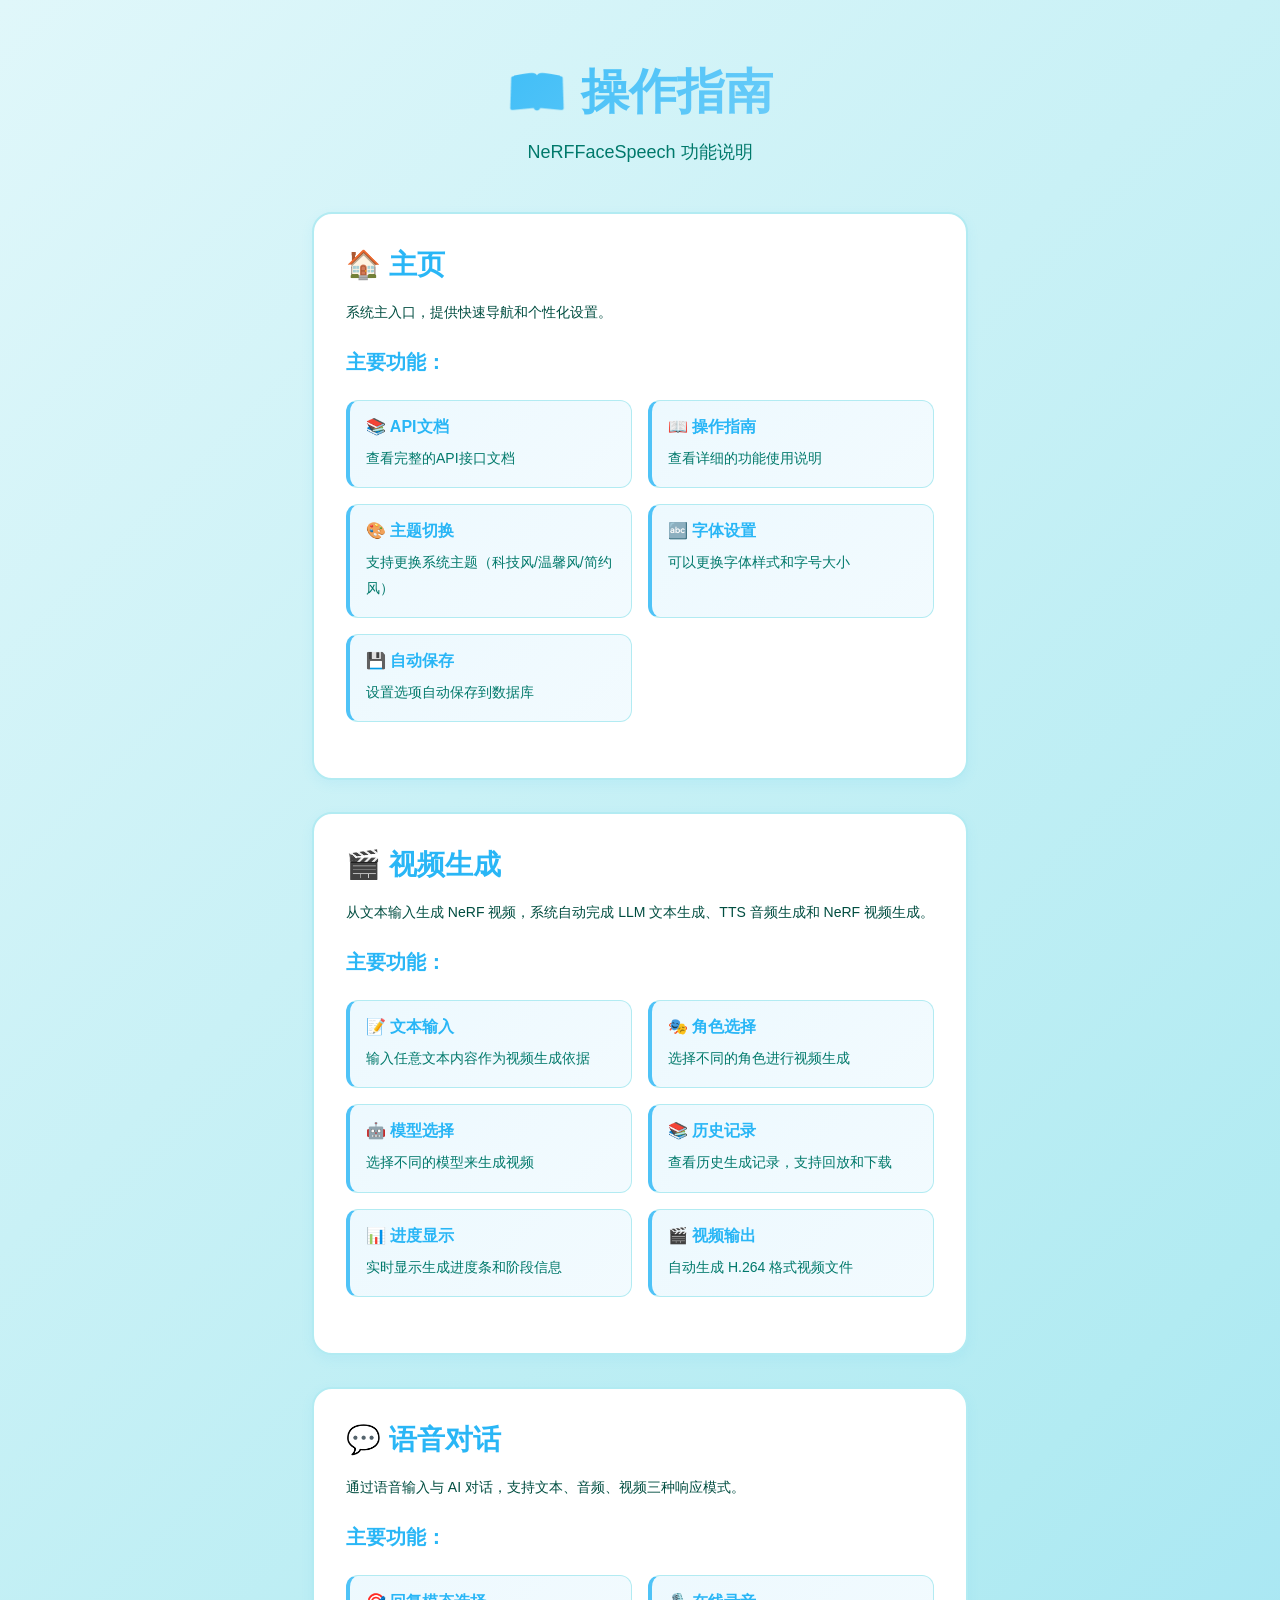
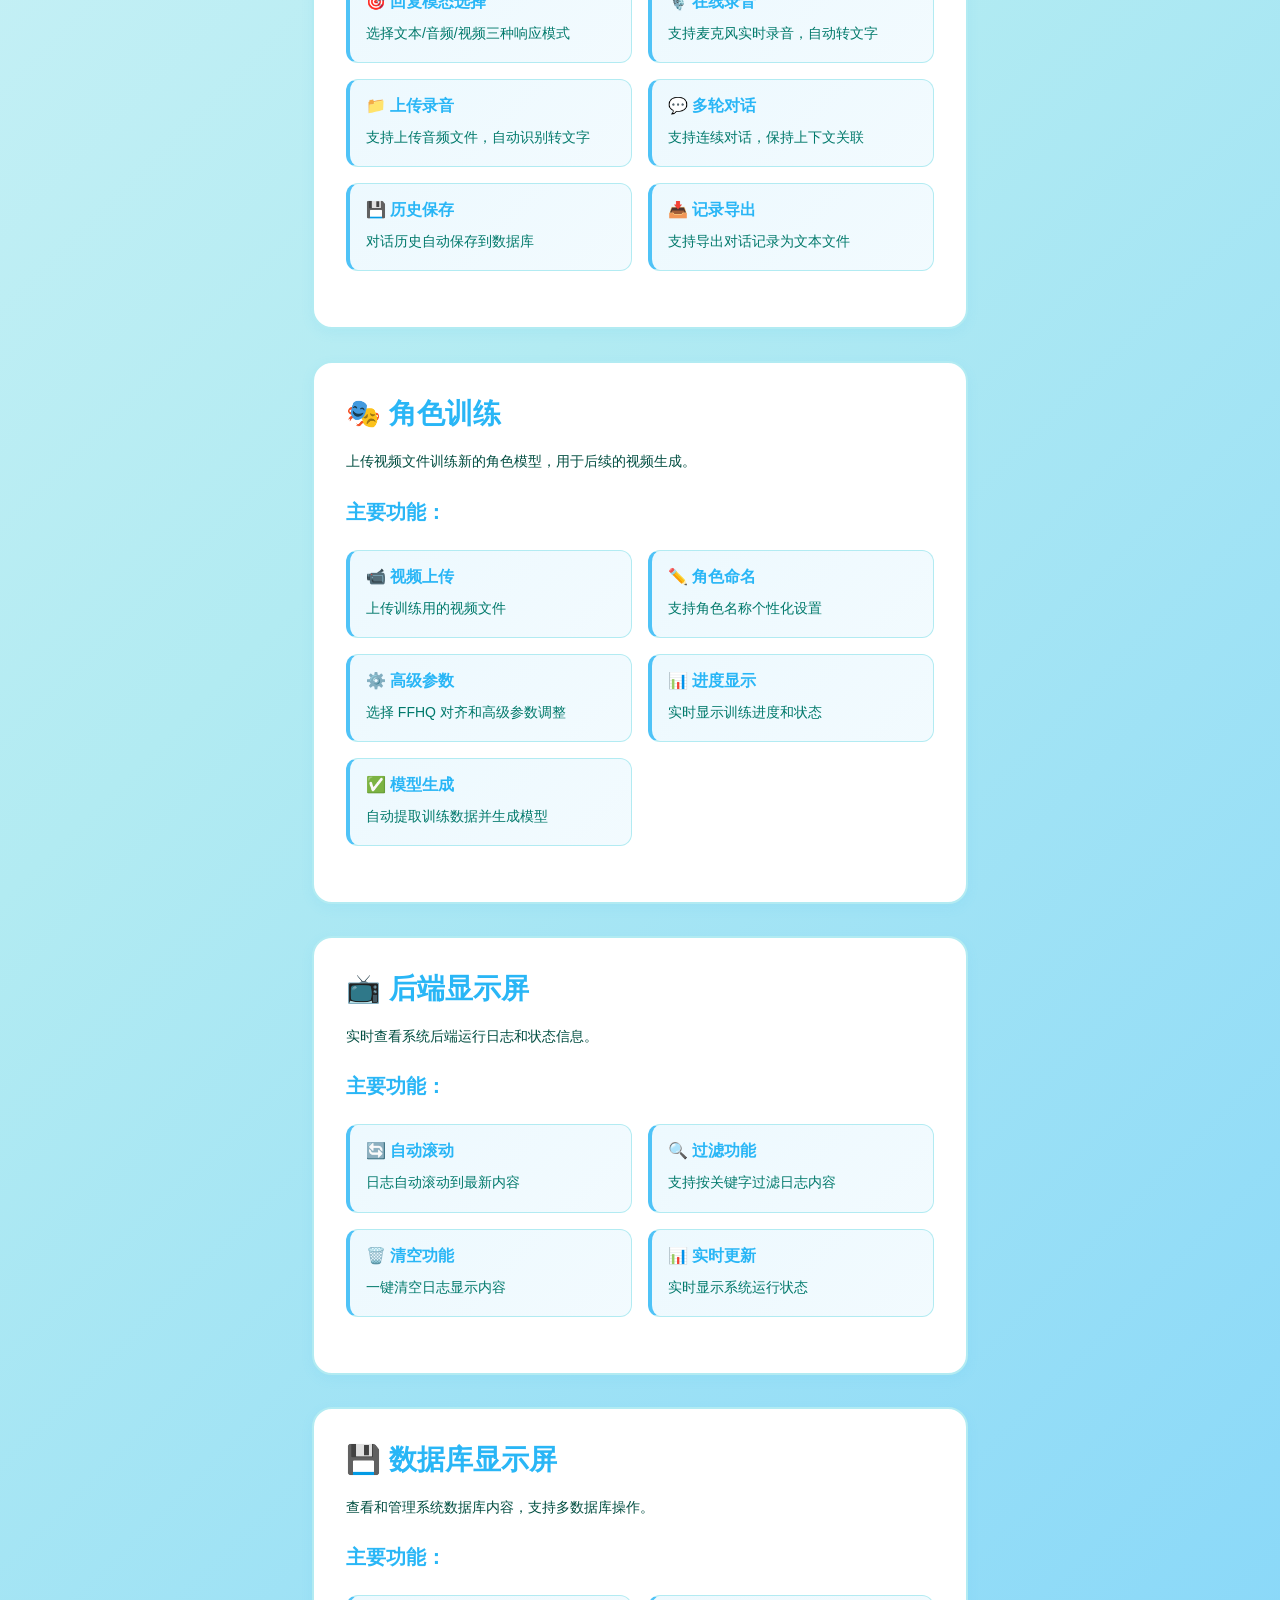
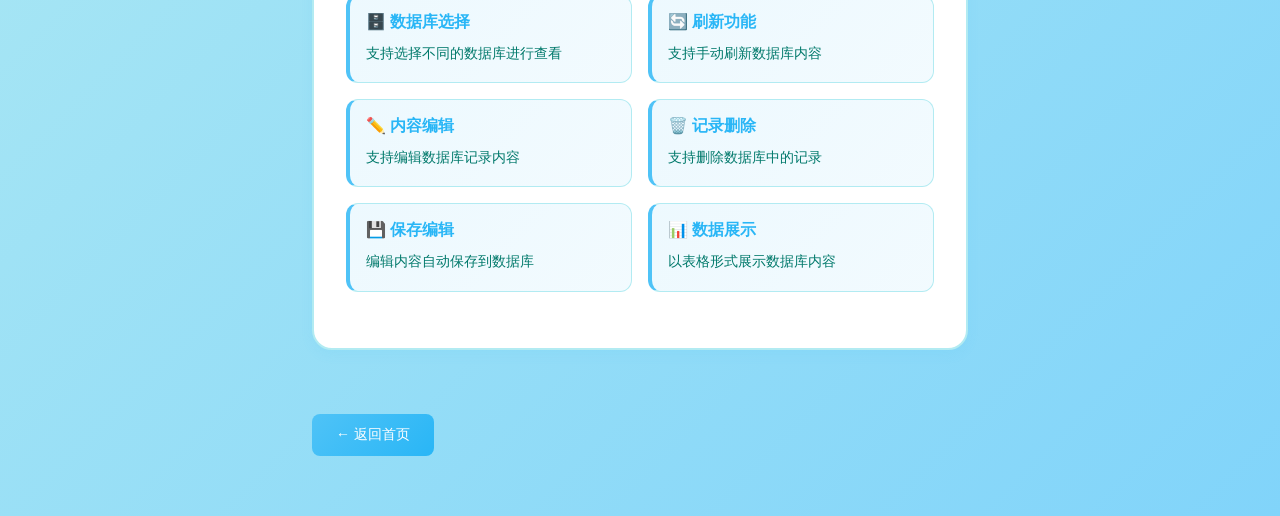
<file: app/webui/guide.html>
<!doctype html>
<html lang="zh-CN">

<head>
    <meta charset="UTF-8" />
    <meta name="viewport" content="width=device-width, initial-scale=1.0" />
    <title>操作指南 - NeRFFaceSpeech</title>
    <link rel="stylesheet" href="style.css">
    <script src="settings.js"></script>
    <style>
        /* 天蓝色主题 */
        :root {
            --guide-primary: #4fc3f7;      /* 天蓝色 */
            --guide-primary-dark: #29b6f6; /* 深天蓝色 */
            --guide-primary-light: #81d4fa; /* 浅天蓝色 */
            --guide-bg: #e0f7fa;           /* 浅天蓝色背景 */
            --guide-card: #ffffff;
            --guide-border: #b2ebf2;
            --guide-text: #004d40;
            --guide-muted: #00796b;
        }

        body {
            background: linear-gradient(135deg, #e0f7fa 0%, #b2ebf2 50%, #81d4fa 100%);
            color: var(--guide-text);
            min-height: 100vh;
            padding: 20px;
        }

        .guide-container {
            max-width: 900px;
            margin: 0 auto;
            padding: 40px 24px;
        }

        .guide-header {
            text-align: center;
            margin-bottom: 48px;
        }

        .guide-header h1 {
            font-size: 48px;
            font-weight: 700;
            margin-bottom: 16px;
            background: linear-gradient(135deg, var(--guide-primary-dark), var(--guide-primary-light));
            -webkit-background-clip: text;
            -webkit-text-fill-color: transparent;
            background-clip: text;
        }

        .guide-header p {
            font-size: 18px;
            color: var(--guide-muted);
        }

        .guide-section {
            background: var(--guide-card);
            border: 2px solid var(--guide-border);
            border-radius: 20px;
            padding: 32px;
            margin-bottom: 32px;
            box-shadow: 0 4px 12px rgba(79, 195, 247, 0.1);
        }

        .guide-section h2 {
            font-size: 28px;
            font-weight: 600;
            margin-bottom: 16px;
            color: var(--guide-primary-dark);
            display: flex;
            align-items: center;
            gap: 12px;
        }

        .guide-section h3 {
            font-size: 20px;
            font-weight: 600;
            margin-top: 24px;
            margin-bottom: 12px;
            color: var(--guide-primary-dark);
        }

        .guide-section p {
            color: var(--guide-text);
            line-height: 1.8;
            margin-bottom: 16px;
        }

        .guide-section ul,
        .guide-section ol {
            color: var(--guide-text);
            line-height: 1.8;
            margin-left: 24px;
            margin-bottom: 16px;
        }

        .guide-section li {
            margin-bottom: 8px;
        }

        .feature-grid {
            display: grid;
            grid-template-columns: repeat(auto-fit, minmax(250px, 1fr));
            gap: 16px;
            margin: 24px 0;
        }

        .feature-item {
            background: linear-gradient(135deg, rgba(79, 195, 247, 0.1), rgba(129, 212, 250, 0.1));
            border: 1px solid var(--guide-border);
            border-left: 4px solid var(--guide-primary);
            padding: 16px;
            border-radius: 12px;
        }

        .feature-item h4 {
            color: var(--guide-primary-dark);
            margin-bottom: 8px;
            font-size: 16px;
        }

        .feature-item p {
            margin: 0;
            font-size: 14px;
            color: var(--guide-muted);
        }

        .back-button {
            display: inline-block;
            padding: 12px 24px;
            background: linear-gradient(135deg, var(--guide-primary), var(--guide-primary-dark));
            color: white;
            text-decoration: none;
            border-radius: 8px;
            margin-top: 32px;
            transition: all 0.3s ease;
            font-weight: 500;
        }

        .back-button:hover {
            background: linear-gradient(135deg, var(--guide-primary-dark), var(--guide-primary));
            transform: translateY(-2px);
            box-shadow: 0 4px 12px rgba(79, 195, 247, 0.3);
        }
    </style>
</head>

<body>
    <div class="guide-container">
        <div class="guide-header">
            <h1>📖 操作指南</h1>
            <p>NeRFFaceSpeech 功能说明</p>
        </div>

        <!-- 主页 -->
        <div class="guide-section">
            <h2>🏠 主页</h2>
            <p>系统主入口，提供快速导航和个性化设置。</p>
            
            <h3>主要功能：</h3>
            <div class="feature-grid">
                <div class="feature-item">
                    <h4>📚 API文档</h4>
                    <p>查看完整的API接口文档</p>
                </div>
                <div class="feature-item">
                    <h4>📖 操作指南</h4>
                    <p>查看详细的功能使用说明</p>
                </div>
                <div class="feature-item">
                    <h4>🎨 主题切换</h4>
                    <p>支持更换系统主题（科技风/温馨风/简约风）</p>
                </div>
                <div class="feature-item">
                    <h4>🔤 字体设置</h4>
                    <p>可以更换字体样式和字号大小</p>
                </div>
                <div class="feature-item">
                    <h4>💾 自动保存</h4>
                    <p>设置选项自动保存到数据库</p>
                </div>
            </div>
        </div>

        <!-- 视频生成 -->
        <div class="guide-section">
            <h2>🎬 视频生成</h2>
            <p>从文本输入生成 NeRF 视频，系统自动完成 LLM 文本生成、TTS 音频生成和 NeRF 视频生成。</p>
            
            <h3>主要功能：</h3>
            <div class="feature-grid">
                <div class="feature-item">
                    <h4>📝 文本输入</h4>
                    <p>输入任意文本内容作为视频生成依据</p>
                </div>
                <div class="feature-item">
                    <h4>🎭 角色选择</h4>
                    <p>选择不同的角色进行视频生成</p>
                </div>
                <div class="feature-item">
                    <h4>🤖 模型选择</h4>
                    <p>选择不同的模型来生成视频</p>
                </div>
                <div class="feature-item">
                    <h4>📚 历史记录</h4>
                    <p>查看历史生成记录，支持回放和下载</p>
                </div>
                <div class="feature-item">
                    <h4>📊 进度显示</h4>
                    <p>实时显示生成进度条和阶段信息</p>
                </div>
                <div class="feature-item">
                    <h4>🎬 视频输出</h4>
                    <p>自动生成 H.264 格式视频文件</p>
                </div>
            </div>
        </div>

        <!-- 语音对话 -->
        <div class="guide-section">
            <h2>💬 语音对话</h2>
            <p>通过语音输入与 AI 对话，支持文本、音频、视频三种响应模式。</p>
            
            <h3>主要功能：</h3>
            <div class="feature-grid">
                <div class="feature-item">
                    <h4>🎯 回复模态选择</h4>
                    <p>选择文本/音频/视频三种响应模式</p>
                </div>
                <div class="feature-item">
                    <h4>🎙️ 在线录音</h4>
                    <p>支持麦克风实时录音，自动转文字</p>
                </div>
                <div class="feature-item">
                    <h4>📁 上传录音</h4>
                    <p>支持上传音频文件，自动识别转文字</p>
                </div>
                <div class="feature-item">
                    <h4>💬 多轮对话</h4>
                    <p>支持连续对话，保持上下文关联</p>
                </div>
                <div class="feature-item">
                    <h4>💾 历史保存</h4>
                    <p>对话历史自动保存到数据库</p>
                </div>
                <div class="feature-item">
                    <h4>📥 记录导出</h4>
                    <p>支持导出对话记录为文本文件</p>
                </div>
            </div>
        </div>

        <!-- 角色训练 -->
        <div class="guide-section">
            <h2>🎭 角色训练</h2>
            <p>上传视频文件训练新的角色模型，用于后续的视频生成。</p>
            
            <h3>主要功能：</h3>
            <div class="feature-grid">
                <div class="feature-item">
                    <h4>📹 视频上传</h4>
                    <p>上传训练用的视频文件</p>
                </div>
                <div class="feature-item">
                    <h4>✏️ 角色命名</h4>
                    <p>支持角色名称个性化设置</p>
                </div>
                <div class="feature-item">
                    <h4>⚙️ 高级参数</h4>
                    <p>选择 FFHQ 对齐和高级参数调整</p>
                </div>
                <div class="feature-item">
                    <h4>📊 进度显示</h4>
                    <p>实时显示训练进度和状态</p>
                </div>
                <div class="feature-item">
                    <h4>✅ 模型生成</h4>
                    <p>自动提取训练数据并生成模型</p>
                </div>
            </div>
        </div>

        <!-- 后端显示屏 -->
        <div class="guide-section">
            <h2>📺 后端显示屏</h2>
            <p>实时查看系统后端运行日志和状态信息。</p>
            
            <h3>主要功能：</h3>
            <div class="feature-grid">
                <div class="feature-item">
                    <h4>🔄 自动滚动</h4>
                    <p>日志自动滚动到最新内容</p>
                </div>
                <div class="feature-item">
                    <h4>🔍 过滤功能</h4>
                    <p>支持按关键字过滤日志内容</p>
                </div>
                <div class="feature-item">
                    <h4>🗑️ 清空功能</h4>
                    <p>一键清空日志显示内容</p>
                </div>
                <div class="feature-item">
                    <h4>📊 实时更新</h4>
                    <p>实时显示系统运行状态</p>
                </div>
            </div>
        </div>

        <!-- 数据库显示屏 -->
        <div class="guide-section">
            <h2>💾 数据库显示屏</h2>
            <p>查看和管理系统数据库内容，支持多数据库操作。</p>
            
            <h3>主要功能：</h3>
            <div class="feature-grid">
                <div class="feature-item">
                    <h4>🗄️ 数据库选择</h4>
                    <p>支持选择不同的数据库进行查看</p>
                </div>
                <div class="feature-item">
                    <h4>🔄 刷新功能</h4>
                    <p>支持手动刷新数据库内容</p>
                </div>
                <div class="feature-item">
                    <h4>✏️ 内容编辑</h4>
                    <p>支持编辑数据库记录内容</p>
                </div>
                <div class="feature-item">
                    <h4>🗑️ 记录删除</h4>
                    <p>支持删除数据库中的记录</p>
                </div>
                <div class="feature-item">
                    <h4>💾 保存编辑</h4>
                    <p>编辑内容自动保存到数据库</p>
                </div>
                <div class="feature-item">
                    <h4>📊 数据展示</h4>
                    <p>以表格形式展示数据库内容</p>
                </div>
            </div>
        </div>

        <a href="start.html" class="back-button">← 返回首页</a>
    </div>

    <script>
        // 应用设置（如果需要）
        document.addEventListener('DOMContentLoaded', async () => {
            try {
                if (typeof fetchSettings === 'function') {
                    const settings = await fetchSettings();
                    // 导览页面不需要应用主题设置，使用固定的天蓝色主题
                }
            } catch (error) {
                console.error('加载设置失败:', error);
            }
        });
    </script>
</body>

</html>
</file>
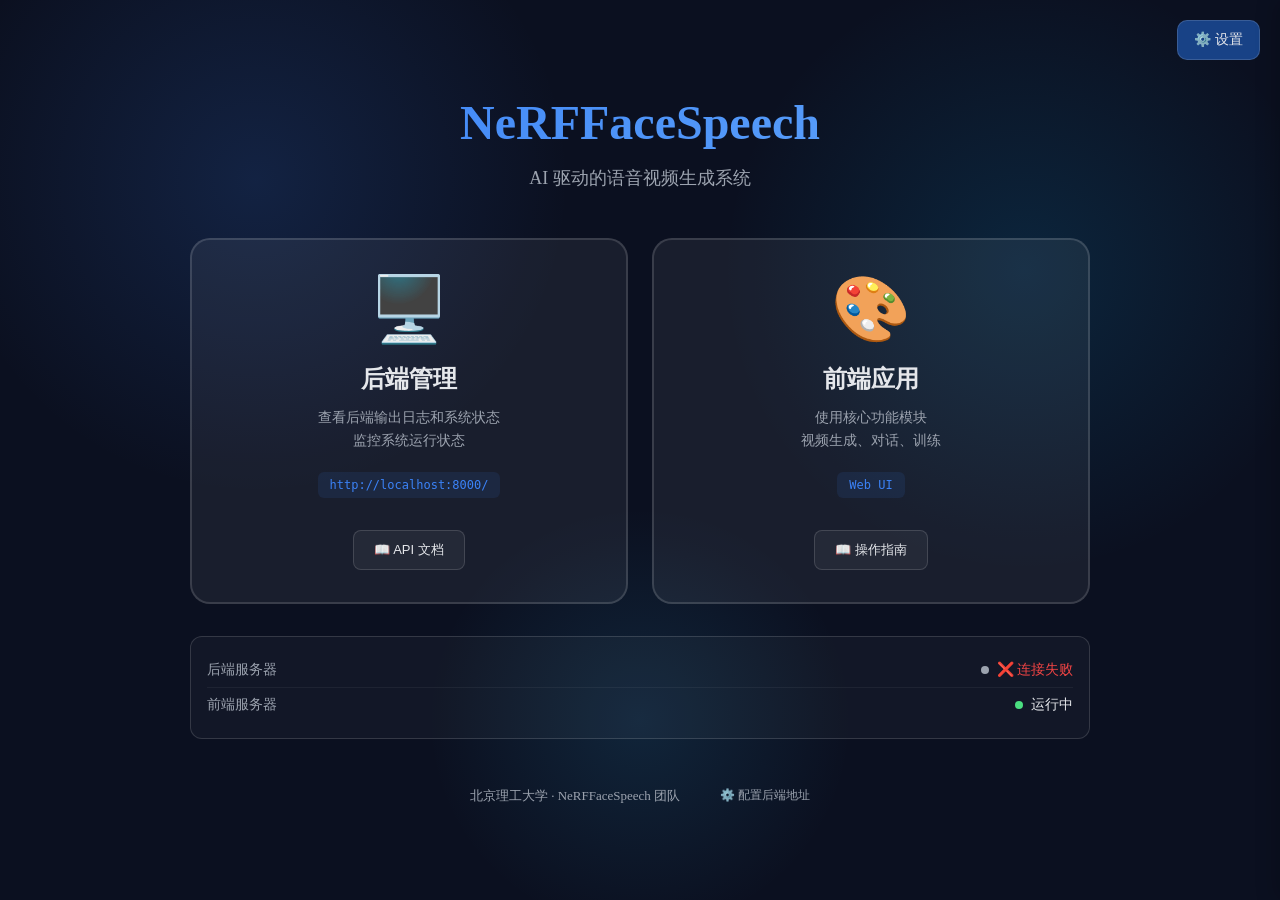
<file: app/webui/start.html>
<!doctype html>
<html lang="zh-CN">

<head>
    <meta charset="UTF-8" />
    <meta name="viewport" content="width=device-width, initial-scale=1.0" />
    <title>NeRFFaceSpeech - 开始界面</title>
    <link rel="stylesheet" href="style.css" onerror="console.warn('style.css 加载失败，页面可能无法正常显示')">
    <script src="settings.js" onerror="console.warn('settings.js 加载失败，页面将使用默认设置'); window.settingsJsFailed = true;"></script>
    <script src="api.js" onerror="console.warn('api.js 加载失败，部分功能可能不可用'); window.apiJsFailed = true;"></script>
    <script>
        // 全局错误处理 - 必须在其他脚本之前定义
        window.addEventListener('error', function(e) {
            console.error('[start.html] 全局错误:', {
                message: e.message,
                filename: e.filename,
                lineno: e.lineno,
                colno: e.colno,
                error: e.error
            });
            // 不阻止错误传播，但记录详细信息
        }, true);
        
        // 未处理的Promise拒绝
        window.addEventListener('unhandledrejection', function(e) {
            console.error('[start.html] 未处理的Promise拒绝:', e.reason);
            // 不阻止默认行为，但记录错误
        });
        
        // 立即输出日志，确认脚本开始执行
        console.log('[start.html] 脚本开始执行，时间:', new Date().toISOString());
    </script>
</head>

<body>
    <!-- 立即显示基本内容，防止页面完全空白 -->
    <script>
        // 立即执行，确保即使外部脚本失败，页面也有基本内容
        (function() {
            try {
                console.log('[start.html] body脚本开始执行');
                // 确保body内容可见
                if (document.body) {
                    document.body.style.visibility = 'visible';
                    document.body.style.opacity = '1';
                }
            } catch(e) {
                console.error('[start.html] body脚本执行错误:', e);
            }
        })();
    </script>
    
    <button class="settings-btn" id="settingsBtn">⚙️ 设置</button>

    <!-- 侧边栏遮罩 -->
    <div class="sidebar-overlay" id="sidebarOverlay"></div>

    <!-- 设置侧边栏 -->
    <div class="sidebar" id="settingsSidebar">
        <div class="sidebar-content">
            <div class="sidebar-header">
                <h2>设置</h2>
                <button class="sidebar-close" id="sidebarClose">×</button>
            </div>

            <div class="sidebar-tabs">
                <button class="sidebar-tab active" data-tab="theme">主题</button>
                <button class="sidebar-tab" data-tab="font">字体</button>
            </div>

            <!-- 主题设置 -->
            <div class="tab-content active" id="themeTab">
                <div class="options-grid">
                    <div class="option-card" data-theme="tech">
                        <div class="option-name">科技风</div>
                        <div class="option-desc">深蓝色科技感</div>
                    </div>
                    <div class="option-card" data-theme="warm">
                        <div class="option-name">温馨风</div>
                        <div class="option-desc">暖色调温馨</div>
                    </div>
                    <div class="option-card" data-theme="minimal">
                        <div class="option-name">简约风</div>
                        <div class="option-desc">灰色简约</div>
                    </div>
                </div>
            </div>

            <!-- 字体设置 -->
            <div class="tab-content" id="fontTab">
                <div style="margin-bottom: 16px;">
                    <label
                        style="display: block; margin-bottom: 8px; color: var(--text); font-weight: 500;">字体样式</label>
                    <div class="options-grid">
                        <div class="option-card" data-font="SimSun">
                            <div class="option-name">宋体</div>
                            <div class="option-desc">SimSun</div>
                        </div>
                        <div class="option-card" data-font="SimHei">
                            <div class="option-name">黑体</div>
                            <div class="option-desc">SimHei</div>
                        </div>
                        <div class="option-card" data-font="Microsoft YaHei">
                            <div class="option-name">微软雅黑</div>
                            <div class="option-desc">Microsoft YaHei</div>
                        </div>
                        <div class="option-card" data-font="Arial">
                            <div class="option-name">Arial</div>
                            <div class="option-desc">Arial</div>
                        </div>
                        <div class="option-card" data-font="Times New Roman">
                            <div class="option-name">Times New Roman</div>
                            <div class="option-desc">Times New Roman</div>
                        </div>
                        <div class="option-card" data-font="Inter">
                            <div class="option-name">Inter</div>
                            <div class="option-desc">Inter（默认）</div>
                        </div>
                    </div>
                </div>

                <div>
                    <label
                        style="display: block; margin-bottom: 8px; color: var(--text); font-weight: 500;">字号大小</label>
                    <div class="font-size-group">
                        <button class="font-size-btn" data-size="small">小</button>
                        <button class="font-size-btn" data-size="medium">中</button>
                        <button class="font-size-btn" data-size="large">大</button>
                        <button class="font-size-btn" data-size="custom">自定义</button>
                    </div>
                    <div class="font-size-custom" id="customSizeInput" style="display: none;">
                        <input type="number" id="customSizeValue" placeholder="输入字号（px）" min="10" max="24" value="14">
                    </div>
                </div>
            </div>
        </div>
    </div>

    <div class="container">
        <div class="header">
            <h1>NeRFFaceSpeech</h1>
            <p>AI 驱动的语音视频生成系统</p>
        </div>

        <div class="cards">
            <!-- 后端入口 -->
            <div class="card" onclick="openBackendLogs()">
                <div class="card-icon">🖥️</div>
                <h2>后端管理</h2>
                <p>查看后端输出日志和系统状态<br>监控系统运行状态</p>
                <div class="card-url" id="backendUrl">http://localhost:8000/</div>
                <div class="card-actions" onclick="event.stopPropagation()">
                    <button class="card-btn secondary" onclick="openBackendDocs()">📖 API 文档</button>
                </div>
            </div>

            <!-- 前端应用入口 -->
            <div class="card" onclick="openFrontend()">
                <div class="card-icon">🎨</div>
                <h2>前端应用</h2>
                <p>使用核心功能模块<br>视频生成、对话、训练</p>
                <div class="card-url">Web UI</div>
                <div class="card-actions" onclick="event.stopPropagation()">
                    <button class="card-btn secondary" onclick="openGuide()">📖 操作指南</button>
                </div>
            </div>
        </div>

        <!-- 状态检查 -->
        <div class="status">
            <div class="status-item">
                <span class="status-label">后端服务器</span>
                <span class="status-value">
                    <span class="status-dot" id="backendStatus"></span>
                    <span id="backendText">检查中...</span>
                </span>
            </div>
            <div class="status-item">
                <span class="status-label">前端服务器</span>
                <span class="status-value">
                    <span class="status-dot active"></span>
                    <span>运行中</span>
                </span>
            </div>
        </div>

        <!-- API 地址配置 -->
        <div class="api-config" id="apiConfig" style="display: none;">
            <div class="config-card">
                <h3>配置后端地址</h3>
                <p class="config-desc">如果后端在远程服务器或使用了端口转发，请在此配置</p>
                <div class="config-input-group">
                    <label for="apiUrlInput">后端 API 地址：</label>
                    <input type="text" id="apiUrlInput" placeholder="http://localhost:8000"
                        value="http://localhost:8000">
                    <div class="config-hint">
                        <p>💡 提示：</p>
                        <ul>
                            <li>如果使用端口转发（如：<code>ssh -L 8000:localhost:8000</code>），使用
                                <code>http://localhost:8000</code>
                            </li>
                            <li>如果后端在远程服务器，使用 <code>http://服务器IP:8000</code></li>
                            <li>也可以通过 URL 参数设置：<code>?api_url=http://your-server:8000</code></li>
                        </ul>
                    </div>
                    <div class="config-buttons">
                        <button class="btn-save" onclick="saveApiUrl()">保存</button>
                        <button class="btn-cancel" onclick="cancelApiConfig()">取消</button>
                    </div>
                </div>
            </div>
        </div>

        <div class="footer">
            <span>北京理工大学 · NeRFFaceSpeech 团队</span>
            <span style="margin-left: 20px;">
                <a href="#" onclick="showApiConfig(); return false;"
                    style="color: var(--muted); text-decoration: none; font-size: 12px;">
                    ⚙️ 配置后端地址
                </a>
            </span>
        </div>
    </div>

    <script>
        // 获取 API 地址的函数（供全局使用）
        function getApiUrl() {
            if (typeof window !== 'undefined') {
                if (window.API_BASE_URL) return window.API_BASE_URL;
                if (window.getApiBaseUrl) return window.getApiBaseUrl();
            }
            const saved = localStorage.getItem('API_BASE_URL');
            return saved || 'http://localhost:8000';
        }

        // 等待页面加载完成
        document.addEventListener('DOMContentLoaded', async () => {
            console.log('[start.html] DOMContentLoaded 事件触发，时间:', new Date().toISOString());
            console.log('[start.html] 页面元素数量:', document.querySelectorAll('*').length);
            
            // 定义默认设置
            const defaultSettings = {
                nerf_theme: "tech",
                nerf_font: "Inter",
                nerf_font_size: "medium",
                nerf_custom_font_size: "14"
            };
            
            // 立即应用默认设置，确保页面可以立即显示（使用setTimeout避免阻塞）
            setTimeout(() => {
                try {
                    if (typeof applySettingsOnly === 'function') {
                        applySettingsOnly(defaultSettings).catch(e => {
                            console.error('应用默认设置失败:', e);
                        });
                    } else {
                        console.warn('applySettingsOnly 函数不可用，跳过设置应用');
                    }
                } catch (e) {
                    console.error('应用默认设置异常:', e);
                }
            }, 0);
            
            // 然后异步尝试从数据库获取设置（不阻塞页面显示）
            setTimeout(async () => {
                try {
                    console.log('[start.html] 开始获取设置...');
                    
                    if (typeof fetchSettings !== 'function') {
                        console.warn('[start.html] fetchSettings 函数不可用，使用默认设置');
                        return;
                    }
                    
                    // 设置超时保护
                    const settingsPromise = fetchSettings().catch(err => {
                        console.warn('⚠️ fetchSettings 失败，使用默认设置:', err);
                        return defaultSettings;
                    });
                    
                    const timeoutPromise = new Promise((resolve) => {
                        setTimeout(() => {
                            console.warn('⚠️ 获取设置超时（3秒），使用默认设置');
                            resolve(defaultSettings);
                        }, 3000); // 3秒超时
                    });
                    
                    const settings = await Promise.race([settingsPromise, timeoutPromise]);
                    console.log('[start.html] 设置获取完成:', settings);
                    
                    // 应用从数据库获取的设置
                    if (typeof applySettingsOnly === 'function') {
                        await applySettingsOnly(settings).catch(e => console.error('应用设置失败:', e));
                    }
                    if (typeof updateThemeSelection === 'function') {
                        await updateThemeSelection(settings).catch(e => console.error('更新主题选择失败:', e));
                    }
                    if (typeof updateFontSelection === 'function') {
                        await updateFontSelection(settings).catch(e => console.error('更新字体选择失败:', e));
                    }
                    if (typeof updateFontSizeSelection === 'function') {
                        await updateFontSizeSelection(settings).catch(e => console.error('更新字号选择失败:', e));
                    }
            } catch (error) {
                    console.error('异步获取设置失败:', error);
                    // 失败不影响页面显示
                }
            }, 100);

            // 设置侧边栏控制
            const settingsBtn = document.getElementById('settingsBtn');
            const settingsSidebar = document.getElementById('settingsSidebar');
            const sidebarOverlay = document.getElementById('sidebarOverlay');
            const sidebarClose = document.getElementById('sidebarClose');

            if (settingsBtn && settingsSidebar) {
                const openSidebar = () => {
                    settingsSidebar.classList.add('active');
                    sidebarOverlay.classList.add('active');
                };

                const closeSidebar = () => {
                    settingsSidebar.classList.remove('active');
                    sidebarOverlay.classList.remove('active');
                };

                settingsBtn.addEventListener('click', openSidebar);
                if (sidebarClose) sidebarClose.addEventListener('click', closeSidebar);
                if (sidebarOverlay) sidebarOverlay.addEventListener('click', closeSidebar);

                // 标签切换
                document.querySelectorAll('.sidebar-tab').forEach(tab => {
                    tab.addEventListener('click', () => {
                        const targetTab = tab.dataset.tab;
                        document.querySelectorAll('.sidebar-tab').forEach(t => t.classList.remove('active'));
                        document.querySelectorAll('.sidebar .tab-content').forEach(c => c.classList.remove('active'));
                        tab.classList.add('active');
                        const targetContent = document.getElementById(targetTab + 'Tab');
                        if (targetContent) targetContent.classList.add('active');
                    });
                });

                // 主题选择
                document.querySelectorAll('[data-theme]').forEach(card => {
                    card.addEventListener('click', () => {
                        applyTheme(card.dataset.theme);
                    });
                });

                // 字体选择
                document.querySelectorAll('[data-font]').forEach(card => {
                    card.addEventListener('click', () => {
                        applyFont(card.dataset.font);
                    });
                });

                // 字号选择
                document.querySelectorAll('[data-size]').forEach(btn => {
                    btn.addEventListener('click', () => {
                        if (btn.dataset.size === 'custom') {
                            const customInput = document.getElementById('customSizeInput');
                            if (customInput) customInput.style.display = 'block';
                        } else {
                            const customInput = document.getElementById('customSizeInput');
                            if (customInput) customInput.style.display = 'none';
                            applyFontSize(btn.dataset.size);
                        }
                    });
                });

                // 自定义字号输入
                const customSizeInput = document.getElementById('customSizeValue');
                if (customSizeInput) {
                    customSizeInput.addEventListener('change', () => {
                        applyFontSize('custom');
                    });
                }
            }

            // 更新后端 URL 显示
            const apiUrl = getApiUrl();
            document.getElementById('backendUrl').textContent = apiUrl + '/';

            // 在控制台打印后端地址
            console.log('========================================');
            console.log('🔗 后端 API 地址信息');
            console.log('========================================');
            console.log('后端地址:', apiUrl);
            console.log('API 文档:', apiUrl + '/docs');
            console.log('来源:', (() => {
                if (window.API_BASE_URL && window.API_BASE_URL === apiUrl) {
                    return 'settings.js (window.API_BASE_URL)';
                }
                if (window.getApiBaseUrl && window.getApiBaseUrl() === apiUrl) {
                    return 'api.js (getApiBaseUrl())';
                }
                const saved = localStorage.getItem('API_BASE_URL');
                if (saved === apiUrl) {
                    return 'localStorage';
                }
                return '默认值';
            })());
            console.log('========================================');

            // 检查后端状态
            async function checkBackendStatus() {
                const statusDot = document.getElementById('backendStatus');
                const statusText = document.getElementById('backendText');

                // 先显示检查中状态
                statusText.textContent = '检查中...';
                statusText.style.color = '#9ca3af'; // muted color

                try {
                    // 使用 api.js 中的 checkBackendConnection 函数（如果已加载）
                    if (typeof checkBackendConnection === 'function') {
                        const isConnected = await checkBackendConnection();

                        if (isConnected) {
                            // 连接成功
                            statusDot.classList.add('active');
                            statusText.textContent = '✅ 连接成功';
                            statusText.style.color = '#4ade80';
                        } else {
                            // 连接失败
                            statusDot.classList.remove('active');
                            statusText.textContent = '❌ 连接失败';
                            statusText.style.color = '#ef4444';
                        }
                    } else {
                        // 如果 api.js 未加载，直接使用 fetch
                        const currentApiUrl = getApiUrl();
                        const response = await fetch(`${currentApiUrl}/docs`, {
                            method: 'GET',
                            mode: 'cors',
                            cache: 'no-cache',
                            signal: AbortSignal.timeout(3000)
                        });

                        if (response.ok) {
                            statusDot.classList.add('active');
                            statusText.textContent = '✅ 连接成功';
                            statusText.style.color = '#4ade80';
                        } else {
                            statusDot.classList.remove('active');
                            statusText.textContent = `❌ 连接失败 (${response.status})`;
                            statusText.style.color = '#ef4444';
                        }
                    }
                } catch (error) {
                    // 网络错误或超时
                    statusDot.classList.remove('active');

                    if (error.name === 'AbortError' || error.name === 'TimeoutError') {
                        statusText.textContent = '⏱️ 连接超时';
                        statusText.style.color = '#f59e0b';
                    } else if (error.message && error.message.includes('Failed to fetch')) {
                        statusText.textContent = '❌ 无法连接';
                        statusText.style.color = '#ef4444';
                    } else {
                        statusText.textContent = '❌ 连接失败';
                        statusText.style.color = '#ef4444';
                    }
                }
            }

            // 打开后端输出日志（默认）
            window.openBackendLogs = function () {
                window.open('logs.html', '_blank');
            };

            // 打开后端 API 文档
            window.openBackendDocs = function (e) {
                if (e) e.stopPropagation(); // 阻止事件冒泡
                const currentApiUrl = getApiUrl();
                window.open(`${currentApiUrl}/docs`, '_blank');
            };

            // 打开数据库页面
            window.openDatabase = function (e) {
                if (e) e.stopPropagation(); // 阻止事件冒泡
                window.open('database.html', '_blank');
            };

            // 打开前端应用
            window.openFrontend = function () {
                window.open('index.html', '_blank');
            };

            // 打开操作指南
            window.openGuide = function (e) {
                if (e) e.stopPropagation(); // 阻止事件冒泡
                window.open('guide.html', '_blank');
            };

            // 页面加载时检查状态（使用setTimeout避免阻塞）
            setTimeout(() => {
                checkBackendStatus().catch(e => {
                    console.error('检查后端状态失败:', e);
                });
            }, 100);
            
            // 每5秒检查一次
            setInterval(() => {
                checkBackendStatus().catch(e => {
                    console.error('定期检查后端状态失败:', e);
                });
            }, 5000);

            // 检查 URL 参数中是否有 api_url
            const urlParams = new URLSearchParams(window.location.search);
            const apiUrlFromUrl = urlParams.get('api_url') || urlParams.get('apiUrl');
            if (apiUrlFromUrl) {
                console.log('从 URL 参数检测到后端地址:', apiUrlFromUrl);
                // 更新显示
                document.getElementById('backendUrl').textContent = apiUrlFromUrl + '/';
                // 保存到 localStorage
                localStorage.setItem('API_BASE_URL', apiUrlFromUrl);
                // 更新 window.API_BASE_URL（如果 settings.js 已加载）
                if (window.API_BASE_URL) {
                    window.API_BASE_URL = apiUrlFromUrl;
                }
                // 重新检查连接
                checkBackendStatus().catch(e => {
                    console.error('重新检查后端状态失败:', e);
                });
            }
        });

        // 显示 API 配置界面
        function showApiConfig() {
            const configDiv = document.getElementById('apiConfig');
            const input = document.getElementById('apiUrlInput');
            const currentUrl = getApiUrl();
            input.value = currentUrl;
            configDiv.style.display = 'block';
            // 滚动到配置区域
            configDiv.scrollIntoView({ behavior: 'smooth', block: 'nearest' });
        }

        // 保存 API 地址
        function saveApiUrl() {
            const input = document.getElementById('apiUrlInput');
            const newUrl = input.value.trim();

            if (!newUrl) {
                alert('请输入后端地址');
                return;
            }

            // 验证 URL 格式
            try {
                new URL(newUrl);
            } catch (e) {
                alert('请输入有效的 URL 地址（例如：http://localhost:8000）');
                return;
            }

            // 保存到 localStorage
            localStorage.setItem('API_BASE_URL', newUrl);

            // 更新 window.API_BASE_URL
            if (window.API_BASE_URL) {
                window.API_BASE_URL = newUrl;
            }

            // 更新显示
            document.getElementById('backendUrl').textContent = newUrl + '/';

            // 隐藏配置界面
            document.getElementById('apiConfig').style.display = 'none';

            // 重新检查连接
            checkBackendStatus();

            // 显示成功提示
            alert('后端地址已更新为：' + newUrl + '\n正在重新检查连接...');

            // 刷新页面以应用新配置
            setTimeout(() => {
                window.location.reload();
            }, 1000);
        }

        // 取消配置
        function cancelApiConfig() {
            document.getElementById('apiConfig').style.display = 'none';
        }
    </script>
</body>

</html>
</file>
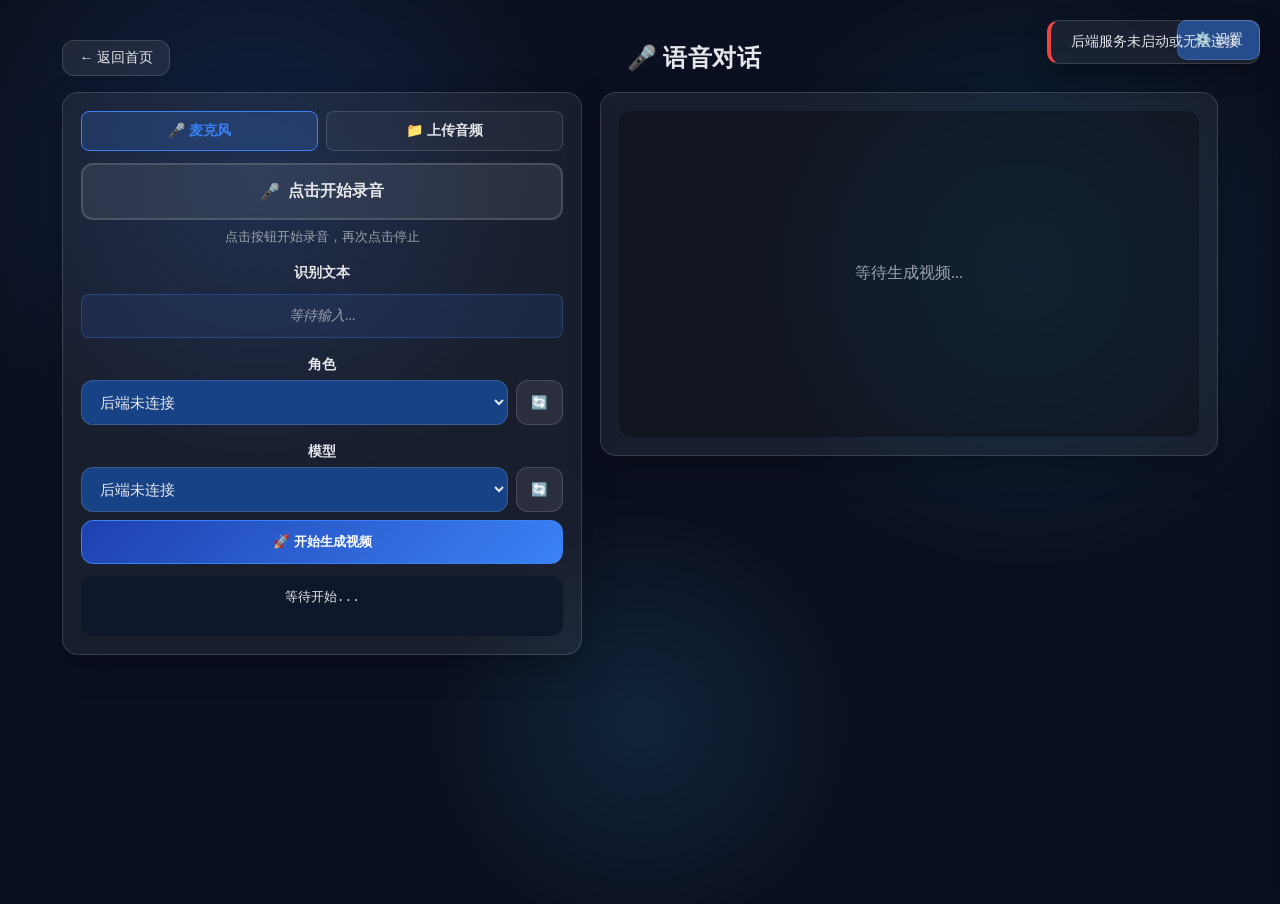
<file: app/webui/talk.html>
<!doctype html>
<html lang="zh-CN">

<head>
    <meta charset="UTF-8" />
    <meta name="viewport" content="width=device-width, initial-scale=1.0" />
    <title>语音对话 - NeRFFaceSpeech</title>
    <link rel="stylesheet" href="style.css">
    <script src="settings.js"></script>
    <script src="api.js"></script>
    <style>
        :root {
        --primary: #1e40af;
        --primary-2: #3b82f6;
        --bg: #0b1020;
        --card: rgba(255, 255, 255, 0.06);
        --border: rgba(255, 255, 255, 0.14);
        --text: #e5e7eb;
        --muted: #9ca3af;
        --g1: rgba(59, 130, 246, 0.16);
        --g2: rgba(14, 165, 233, 0.14);
        --g3: rgba(56, 189, 248, 0.12);
        --card-bg: rgb(24, 66, 134);
        --base-font-size: 14px;
        }

        body.theme-tech {
        --primary: #1e40af;
        --primary-2: #3b82f6;
        --bg: #0b1020;
        --card: rgba(255, 255, 255, 0.06);
        --border: rgba(255, 255, 255, 0.14);
        --text: #e5e7eb;
        --muted: #9ca3af;
        --g1: rgba(59, 130, 246, 0.16);
        --g2: rgba(14, 165, 233, 0.14);
        --g3: rgba(56, 189, 248, 0.12);
        --card-bg: rgb(24, 66, 134);
        }

        body.theme-warm {
            --primary: #f97316;
            --primary-2: #ea580c;
            --bg: #fff8f0;
            --card: rgba(255, 255, 255, 0.9);
            --border: rgba(249, 115, 22, 0.2);
            --text: #1f2937;
            --muted: #6b7280;
            --g1: rgba(251, 191, 36, 0.15);
            --g2: rgba(249, 115, 22, 0.12);
            --g3: rgba(234, 88, 12, 0.1);
            --card-bg: rgba(251, 191, 36, 0.15);
        }

        body.theme-minimal {
            --primary: #6b7280;
            --primary-2: #4b5563;
            --bg: #f5f5f5;
            --card: #ffffff;
            --border: #e5e7eb;
            --text: #111827;
            --muted: #6b7280;
            --g1: rgba(107, 114, 128, 0.08);
            --g2: rgba(75, 85, 99, 0.07);
            --g3: rgba(156, 163, 175, 0.06);
            --card-bg: rgba(107, 114, 128, 0.1);
        }

        html {
            font-size: var(--base-font-size);
        }

        body {
            margin: 0;
            font-family: "Inter", -apple-system, BlinkMacSystemFont, "Segoe UI", sans-serif;
            background: radial-gradient(circle at 20% 20%, var(--g1), transparent 25%),
                radial-gradient(circle at 80% 30%, var(--g2), transparent 25%),
                radial-gradient(circle at 50% 80%, var(--g3), transparent 22%),
                var(--bg);
            color: var(--text);
            min-height: 100vh;
        }

        .page {
            max-width: 1400px;
            width: 94vw;
            margin: 0 auto;
            padding: 20px 24px 40px;
            min-height: 96vh;
        }

        header {
            display: flex;
            align-items: center;
            justify-content: space-between;
            gap: 12px;
            margin-bottom: 16px;
        }

        h1 {
            margin: 0;
            font-size: 24px;
            letter-spacing: 0.4px;
        }

        .back-btn {
            display: inline-flex;
            align-items: center;
            gap: 6px;
            padding: 8px 16px;
            border-radius: 12px;
            background: rgba(255, 255, 255, 0.08);
            border: 1px solid var(--border);
            color: var(--text);
            text-decoration: none;
            font-size: 14px;
            cursor: pointer;
            transition: all 0.2s ease;
        }

        .back-btn:hover {
            background: rgba(255, 255, 255, 0.12);
            border-color: var(--primary-2);
        }

        .card {
            background: var(--card);
            border: 1px solid var(--border);
            border-radius: 16px;
            padding: 18px;
            box-shadow: 0 12px 32px rgba(0, 0, 0, 0.25);
        }

        .grid {
            display: grid;
            grid-template-columns: 520px 1fr;
            gap: 18px;
            align-items: start;
        }

        @media (max-width: 1200px) {
            .grid {
                grid-template-columns: 1fr;
            }
        }

        label {
            font-weight: 700;
            margin-bottom: 6px;
            display: block;
        }

        input,
        select,
        textarea {
            width: 100%;
            border: 1px solid var(--border);
            border-radius: 12px;
            padding: 12px 14px;
            font-size: 15px;
            background: var(--card-bg);
            color: var(--text);
            outline: none;
            transition: border-color .15s ease, box-shadow .15s ease;
        }

        input:focus,
        select:focus,
        textarea:focus {
            border-color: rgba(96, 165, 250, 0.8);
            box-shadow: 0 0 0 3px rgba(59, 130, 246, 0.25);
        }

        textarea {
            min-height: 80px;
            resize: vertical;
        }

        button.primary {
            background: linear-gradient(135deg, var(--primary), var(--primary-2));
            border: 1px solid var(--primary-2);
            color: #fff;
            font-weight: 700;
            border-radius: 12px;
            padding: 12px 14px;
            cursor: pointer;
            width: 100%;
            transition: opacity 0.2s ease;
        }

        button.primary:hover:not(:disabled) {
            opacity: 0.9;
        }

        button.secondary {
            background: rgba(255, 255, 255, 0.08);
            border: 1px solid var(--border);
            color: var(--text);
            font-weight: 600;
            border-radius: 12px;
            padding: 12px 14px;
            cursor: pointer;
            width: 100%;
        }

        button:disabled {
            opacity: 0.6;
            cursor: not-allowed;
        }

        .muted {
            color: var(--muted);
            font-size: 13px;
        }

        .status-box {
            background: #0f172a;
            color: #e2e8f0;
            padding: 12px;
            border-radius: 12px;
            font-family: ui-monospace, SFMono-Regular, Menlo, Monaco, Consolas, monospace;
            min-height: 60px;
            white-space: pre-wrap;
            word-break: break-all;
            font-size: 13px;
        }

        .video-container {
            position: relative;
            width: 100%;
            background: #000;
            border-radius: 12px;
            overflow: hidden;
            margin-bottom: 16px;
        }

        .video-container video {
            width: 100%;
            display: block;
        }

        .video-placeholder {
            width: 100%;
            aspect-ratio: 16/9;
            display: flex;
            align-items: center;
            justify-content: center;
            background: rgba(0, 0, 0, 0.3);
            color: var(--muted);
            font-size: 16px;
            border-radius: 12px;
        }

        .hidden {
            display: none !important;
        }

        .progress-container {
            margin-top: 12px;
            margin-bottom: 12px;
        }

        .progress-bar {
            width: 100%;
            height: 8px;
            background: rgba(255, 255, 255, 0.1);
            border-radius: 4px;
            overflow: hidden;
            margin-bottom: 8px;
        }

        .progress-fill {
            height: 100%;
            background: linear-gradient(90deg, var(--primary), var(--primary-2));
            width: 0%;
            transition: width 0.3s ease;
            border-radius: 4px;
        }

        .progress-text {
            font-size: 13px;
            color: var(--muted);
            display: flex;
            justify-content: space-between;
            align-items: center;
        }

        .video-controls {
            display: flex;
            gap: 8px;
            margin-top: 12px;
            flex-wrap: wrap;
        }

        .video-controls button {
            flex: 1;
            min-width: 100px;
        }

        .toast {
            position: fixed;
            top: 20px;
            right: 20px;
            padding: 12px 20px;
            border-radius: 12px;
            background: var(--card);
            border: 1px solid var(--border);
            box-shadow: 0 8px 24px rgba(0, 0, 0, 0.3);
            z-index: 1000;
            animation: slideIn 0.3s ease;
        }

        @keyframes slideIn {
            from {
                transform: translateX(100%);
                opacity: 0;
            }

            to {
                transform: translateX(0);
                opacity: 1;
            }
        }

        .btn-group {
            display: flex;
            gap: 8px;
        }

        .btn-group button {
            flex: 1;
        }

        /* 音频输入区域样式 */
        .audio-input-section {
            margin-top: 18px;
            padding-top: 18px;
            border-top: 1px solid var(--border);
        }

        .input-tabs {
            display: flex;
            gap: 8px;
            margin-bottom: 12px;
        }

        .tab-btn {
            flex: 1;
            padding: 10px;
            border: 1px solid var(--border);
            border-radius: 8px;
            background: rgba(255, 255, 255, 0.04);
            color: var(--text);
            cursor: pointer;
            transition: all 0.2s ease;
            font-size: 14px;
            font-weight: 600;
        }

        .tab-btn.active {
            background: rgba(59, 130, 246, 0.2);
            border-color: var(--primary-2);
            color: var(--primary-2);
        }

        .tab-btn:hover:not(.active) {
            background: rgba(255, 255, 255, 0.08);
        }

        .tab-content {
            display: none;
        }

        .tab-content.active {
            display: block;
        }

        /* 麦克风录音按钮 */
        .record-btn {
            width: 100%;
            padding: 16px;
            border-radius: 12px;
            border: 2px solid var(--border);
            background: rgba(255, 255, 255, 0.08);
            color: var(--text);
            font-size: 16px;
            font-weight: 700;
            cursor: pointer;
            transition: all 0.2s ease;
            display: flex;
            align-items: center;
            justify-content: center;
            gap: 8px;
        }

        .record-btn:hover:not(:disabled) {
            background: rgba(255, 255, 255, 0.12);
            border-color: var(--primary-2);
        }

        .record-btn.recording {
            background: rgba(239, 68, 68, 0.2);
            border-color: #ef4444;
            color: #ef4444;
            animation: pulse 1.5s ease-in-out infinite;
        }

        @keyframes pulse {

            0%,
            100% {
                opacity: 1;
            }

            50% {
                opacity: 0.7;
            }
        }

        /* 文件上传区域 */
        .file-upload-area {
            border: 2px dashed var(--border);
            border-radius: 12px;
            padding: 24px;
            text-align: center;
            cursor: pointer;
            transition: all 0.2s ease;
            background: rgba(255, 255, 255, 0.04);
        }

        .file-upload-area:hover {
            border-color: var(--primary-2);
            background: rgba(255, 255, 255, 0.08);
        }

        .file-upload-area.dragover {
            border-color: var(--primary-2);
            background: rgba(59, 130, 246, 0.1);
        }

        .file-input {
            display: none;
        }

        .file-info {
            margin-top: 12px;
            padding: 8px;
            background: rgba(255, 255, 255, 0.06);
            border-radius: 8px;
            font-size: 13px;
            color: var(--muted);
        }

        .audio-preview {
            margin-top: 12px;
            width: 100%;
        }

        .audio-preview audio {
            width: 100%;
        }

        /* 识别文本显示 */
        .recognized-text {
            margin-top: 12px;
            padding: 12px;
            background: rgba(59, 130, 246, 0.1);
            border: 1px solid rgba(59, 130, 246, 0.3);
            border-radius: 8px;
            font-size: 14px;
            color: var(--text);
            min-height: 40px;
        }

        .recognized-text.empty {
            color: var(--muted);
            font-style: italic;
        }

        /* 设置按钮 */
        .settings-btn {
            position: fixed;
            top: 20px;
            right: 20px;
            z-index: 1000;
            padding: 10px 16px;
            border-radius: 10px;
            border: 1px solid var(--border);
            background: var(--card-bg);
            color: var(--text);
            font-size: 14px;
            font-weight: 500;
            cursor: pointer;
            transition: all 0.2s ease;
        }

        .settings-btn:hover {
            background: var(--primary);
            color: #fff;
            border-color: var(--primary);
        }

        /* 侧边栏遮罩 */
        .sidebar-overlay {
            display: none;
            position: fixed;
            top: 0;
            left: 0;
            right: 0;
            bottom: 0;
            background: rgba(0, 0, 0, 0.4);
            z-index: 2000;
            transition: opacity 0.3s ease;
        }

        .sidebar-overlay.active {
            display: block;
        }

        /* 侧边栏 */
        .sidebar {
            position: fixed;
            top: 0;
            right: -400px;
            width: 400px;
            height: 100vh;
            background: var(--bg);
            border-left: 1px solid var(--border);
            z-index: 2001;
            transition: right 0.3s ease;
            overflow-y: auto;
            box-shadow: -4px 0 20px rgba(0, 0, 0, 0.2);
        }

        .sidebar.active {
            right: 0;
        }

        .sidebar-content {
            padding: 24px;
        }

        .sidebar-header {
            display: flex;
            justify-content: space-between;
            align-items: center;
            margin-bottom: 20px;
            padding-bottom: 16px;
            border-bottom: 1px solid var(--border);
        }

        .sidebar-header h2 {
            margin: 0;
            font-size: 20px;
            color: var(--text);
        }

        .sidebar-close {
            background: none;
            border: none;
            font-size: 28px;
            color: var(--muted);
            cursor: pointer;
            padding: 0;
            width: 36px;
            height: 36px;
            display: flex;
            align-items: center;
            justify-content: center;
            border-radius: 8px;
            transition: all 0.2s ease;
        }

        .sidebar-close:hover {
            background: var(--card-bg);
            color: var(--text);
        }

        /* 分页标签 */
        .sidebar-tabs {
            display: flex;
            gap: 8px;
            margin-bottom: 20px;
            border-bottom: 1px solid var(--border);
        }

        .sidebar-tab {
            padding: 10px 20px;
            background: none;
            border: none;
            border-bottom: 2px solid transparent;
            color: var(--muted);
            font-size: 14px;
            font-weight: 500;
            cursor: pointer;
            transition: all 0.2s ease;
        }

        .sidebar-tab.active {
            color: var(--primary);
            border-bottom-color: var(--primary);
        }

        .sidebar-tab:hover {
            color: var(--text);
        }

        /* 分页内容 */
        .sidebar .tab-content {
            display: none;
        }

        .sidebar .tab-content.active {
            display: block;
        }

        /* 选项网格 */
        .options-grid {
            display: grid;
            grid-template-columns: repeat(auto-fit, minmax(140px, 1fr));
            gap: 12px;
            margin-bottom: 20px;
        }

        .option-card {
            padding: 16px;
            border: 2px solid var(--border);
            border-radius: 12px;
            background: var(--card-bg);
            cursor: pointer;
            transition: all 0.2s ease;
            text-align: center;
        }

        .option-card:hover {
            border-color: var(--primary);
            transform: translateY(-2px);
            box-shadow: 0 4px 12px rgba(0, 0, 0, 0.1);
        }

        .option-card.selected {
            border-color: var(--primary);
            background: var(--primary);
            color: #fff;
        }

        .option-card.selected .option-name {
            color: #fff;
        }

        .option-name {
            font-size: 14px;
            font-weight: 500;
            color: var(--text);
            margin-bottom: 4px;
        }

        .option-desc {
            font-size: 12px;
            color: var(--muted);
        }

        .option-card.selected .option-desc {
            color: rgba(255, 255, 255, 0.9);
        }

        /* 字号选择 */
        .font-size-group {
            display: flex;
            gap: 8px;
            margin-bottom: 20px;
        }

        .font-size-btn {
            flex: 1;
            padding: 12px;
            border: 2px solid var(--border);
            border-radius: 10px;
            background: var(--card-bg);
            color: var(--text);
            font-size: 14px;
            font-weight: 500;
            cursor: pointer;
            transition: all 0.2s ease;
        }

        .font-size-btn:hover {
            border-color: var(--primary);
        }

        .font-size-btn.selected {
            border-color: var(--primary);
            background: var(--primary);
            color: #fff;
        }

        .font-size-custom {
            margin-top: 16px;
        }

        .font-size-custom input {
            width: 100%;
            padding: 10px;
            border: 1px solid var(--border);
            border-radius: 8px;
            background: var(--card-bg);
            color: var(--text);
            font-size: 14px;
        }

        @media (max-width: 768px) {
            .sidebar {
                width: 100%;
                right: -100%;
            }
        }
    </style>
</head>

<body>
    <button class="settings-btn" id="settingsBtn">⚙️ 设置</button>

    <!-- 侧边栏遮罩 -->
    <div class="sidebar-overlay" id="sidebarOverlay"></div>

    <!-- 设置侧边栏 -->
    <div class="sidebar" id="settingsSidebar">
        <div class="sidebar-content">
            <div class="sidebar-header">
                <h2>设置</h2>
                <button class="sidebar-close" id="sidebarClose">×</button>
            </div>

            <div class="sidebar-tabs">
                <button class="sidebar-tab active" data-tab="theme">主题</button>
                <button class="sidebar-tab" data-tab="font">字体</button>
            </div>

            <!-- 主题设置 -->
            <div class="tab-content active" id="themeTab">
                <div class="options-grid">
                    <div class="option-card" data-theme="tech">
                        <div class="option-name">科技风</div>
                        <div class="option-desc">深蓝色科技感</div>
                    </div>
                    <div class="option-card" data-theme="warm">
                        <div class="option-name">温馨风</div>
                        <div class="option-desc">暖色调温馨</div>
                    </div>
                    <div class="option-card" data-theme="minimal">
                        <div class="option-name">简约风</div>
                        <div class="option-desc">灰色简约</div>
                    </div>
                </div>
            </div>

            <!-- 字体设置 -->
            <div class="tab-content" id="fontTab">
                <div style="margin-bottom: 16px;">
                    <label
                        style="display: block; margin-bottom: 8px; color: var(--text); font-weight: 500;">字体样式</label>
                    <div class="options-grid">
                        <div class="option-card" data-font="SimSun">
                            <div class="option-name">宋体</div>
                            <div class="option-desc">SimSun</div>
                        </div>
                        <div class="option-card" data-font="SimHei">
                            <div class="option-name">黑体</div>
                            <div class="option-desc">SimHei</div>
                        </div>
                        <div class="option-card" data-font="Microsoft YaHei">
                            <div class="option-name">微软雅黑</div>
                            <div class="option-desc">Microsoft YaHei</div>
                        </div>
                        <div class="option-card" data-font="Arial">
                            <div class="option-name">Arial</div>
                            <div class="option-desc">Arial</div>
                        </div>
                        <div class="option-card" data-font="Times New Roman">
                            <div class="option-name">Times New Roman</div>
                            <div class="option-desc">Times New Roman</div>
                        </div>
                        <div class="option-card" data-font="Inter">
                            <div class="option-name">Inter</div>
                            <div class="option-desc">Inter（默认）</div>
                        </div>
                    </div>
                </div>

                <div>
                    <label
                        style="display: block; margin-bottom: 8px; color: var(--text); font-weight: 500;">字号大小</label>
                    <div class="font-size-group">
                        <button class="font-size-btn" data-size="small">小</button>
                        <button class="font-size-btn" data-size="medium">中</button>
                        <button class="font-size-btn" data-size="large">大</button>
                        <button class="font-size-btn" data-size="custom">自定义</button>
                    </div>
                    <div class="font-size-custom" id="customSizeInput" style="display: none;">
                        <input type="number" id="customSizeValue" placeholder="输入字号（px）" min="10" max="24" value="14">
                    </div>
                </div>
            </div>
        </div>
    </div>

    <div class="page">
        <header>
            <a href="index.html" class="back-btn">← 返回首页</a>
            <h1>🎤 语音对话</h1>
            <div></div>
        </header>

        <div class="grid">
            <!-- 左侧：输入区域 -->
            <div>
                <div class="card">
                    <!-- 输入方式切换 -->
                    <div class="input-tabs">
                        <button class="tab-btn active" onclick="switchTab('microphone')">🎤 麦克风</button>
                        <button class="tab-btn" onclick="switchTab('upload')">📁 上传音频</button>
                    </div>

                    <!-- 麦克风输入 -->
                    <div id="microphoneTab" class="tab-content active">
                        <button class="record-btn" id="recordBtn" onclick="toggleRecording()">
                            <span id="recordIcon">🎤</span>
                            <span id="recordText">点击开始录音</span>
                        </button>
                        <div class="muted" style="margin-top: 8px; text-align: center;">
                            点击按钮开始录音，再次点击停止
                        </div>
                        <div id="recordingTime"
                            style="display: none; text-align: center; margin-top: 8px; color: #ef4444; font-weight: 600;">
                            录音中: 00:00
                        </div>
                    </div>

                    <!-- 文件上传输入 -->
                    <div id="uploadTab" class="tab-content">
                        <div class="file-upload-area" id="fileUploadArea"
                            onclick="document.getElementById('audioFileInput').click()">
                            <div style="font-size: 48px; margin-bottom: 8px;">📁</div>
                            <div style="font-weight: 600; margin-bottom: 4px;">点击或拖拽音频文件到这里</div>
                            <div class="muted" style="font-size: 12px;">支持 WAV, MP3, M4A 等格式</div>
                        </div>
                        <input type="file" id="audioFileInput" class="file-input" accept="audio/*"
                            onchange="handleFileSelect(event)">
                        <div id="fileInfo" class="file-info" style="display: none;"></div>
                        <div id="audioPreview" class="audio-preview" style="display: none;"></div>
                    </div>

                    <!-- 识别文本显示 -->
                    <div style="margin-top: 18px;">
                        <label>识别文本</label>
                        <div class="recognized-text empty" id="recognizedText">等待输入...</div>
                    </div>

                    <!-- 角色和模型选择 -->
                    <label for="characterInput" style="margin-top: 18px;">角色</label>
                    <div class="btn-group" style="margin-bottom: 8px;">
                        <select id="characterInput">
                            <option value="">加载中...</option>
                        </select>
                        <button class="secondary" id="refreshCharacterBtn" onclick="loadCharacters()">🔄</button>
                    </div>

                    <label for="modelSelect" style="margin-top: 18px;">模型</label>
                    <div class="btn-group" style="margin-bottom: 8px;">
                        <select id="modelSelect">
                            <option value="">加载中...</option>
                        </select>
                        <button class="secondary" id="refreshBtn" onclick="loadModels()">🔄</button>
                    </div>

                    <button class="primary" id="generateBtn" onclick="startGeneration()">🚀 开始生成视频</button>
                    <button class="secondary" id="cancelBtn" onclick="cancelGeneration()"
                        style="display: none; margin-top: 8px;">❌ 终止任务</button>

                    <div class="progress-container" id="progressContainer" style="display: none;">
                        <div class="progress-bar">
                            <div class="progress-fill" id="progressFill"></div>
                        </div>
                        <div class="progress-text">
                            <span id="progressText">准备中...</span>
                            <span id="progressPercent">0%</span>
                        </div>
                    </div>

                    <div class="status-box" id="statusBox" style="margin-top: 12px;">等待开始...</div>
                </div>
            </div>

            <!-- 右侧：视频显示区域 -->
            <div>
                <div class="card">
                    <div class="video-placeholder" id="videoPlaceholder">
                        等待生成视频...
                    </div>

                    <div class="video-container hidden" id="videoContainer">
                        <video id="videoOutput" controls></video>
                    </div>

                    <div class="video-controls" id="videoControls" style="display: none; margin-top: 12px;">
                        <button class="secondary" onclick="downloadVideo()">📥 下载视频</button>
                        <button class="secondary" onclick="fullscreenVideo()">🔍 全屏</button>
                    </div>

                    <div id="videoInfo" style="display: none; margin-top: 12px; font-size: 13px; color: var(--muted);">
                        <div>生成时间: <span id="generationTime">-</span></div>
                        <div>任务ID: <span id="taskId">-</span></div>
                    </div>
                </div>
            </div>
        </div>
    </div>

    <script>
        let currentTaskId = null;
        let statusPollInterval = null;
        let mediaRecorder = null;
        let audioChunks = [];
        let isRecording = false;
        let recordingTimer = null;
        let recordingStartTime = null;
        let currentAudioBase64 = null;
        let currentAudioFile = null;

        // 页面加载时初始化
        document.addEventListener('DOMContentLoaded', async () => {
            // 应用设置（从数据库读取）
            try {
                const settings = await fetchSettings();
                await Promise.all([
                    applySettingsOnly(settings),
                    updateThemeSelection(settings),
                    updateFontSelection(settings),
                    updateFontSizeSelection(settings)
                ]);
            } catch (error) {
                console.error('应用设置失败:', error);
            }

            // 设置侧边栏控制
            const settingsBtn = document.getElementById('settingsBtn');
            const settingsSidebar = document.getElementById('settingsSidebar');
            const sidebarOverlay = document.getElementById('sidebarOverlay');
            const sidebarClose = document.getElementById('sidebarClose');

            if (settingsBtn && settingsSidebar) {
                const openSidebar = () => {
                    settingsSidebar.classList.add('active');
                    sidebarOverlay.classList.add('active');
                };

                const closeSidebar = () => {
                    settingsSidebar.classList.remove('active');
                    sidebarOverlay.classList.remove('active');
                };

                settingsBtn.addEventListener('click', openSidebar);
                if (sidebarClose) sidebarClose.addEventListener('click', closeSidebar);
                if (sidebarOverlay) sidebarOverlay.addEventListener('click', closeSidebar);

                // 标签切换
                document.querySelectorAll('.sidebar-tab').forEach(tab => {
                    tab.addEventListener('click', () => {
                        const targetTab = tab.dataset.tab;
                        document.querySelectorAll('.sidebar-tab').forEach(t => t.classList.remove('active'));
                        document.querySelectorAll('.sidebar .tab-content').forEach(c => c.classList.remove('active'));
                        tab.classList.add('active');
                        const targetContent = document.getElementById(targetTab + 'Tab');
                        if (targetContent) targetContent.classList.add('active');
                    });
                });

                // 主题选择
                document.querySelectorAll('[data-theme]').forEach(card => {
                    card.addEventListener('click', () => {
                        applyTheme(card.dataset.theme);
                    });
                });

                // 字体选择
                document.querySelectorAll('[data-font]').forEach(card => {
                    card.addEventListener('click', () => {
                        applyFont(card.dataset.font);
                    });
                });

                // 字号选择
                document.querySelectorAll('[data-size]').forEach(btn => {
                    btn.addEventListener('click', () => {
                        if (btn.dataset.size === 'custom') {
                            const customInput = document.getElementById('customSizeInput');
                            if (customInput) customInput.style.display = 'block';
                        } else {
                            const customInput = document.getElementById('customSizeInput');
                            if (customInput) customInput.style.display = 'none';
                            applyFontSize(btn.dataset.size);
                        }
                    });
                });

                // 自定义字号输入
                const customSizeInput = document.getElementById('customSizeValue');
                if (customSizeInput) {
                    customSizeInput.addEventListener('change', () => {
                        applyFontSize('custom');
                    });
                }
            }

            // 原有的初始化代码
            // 先加载角色和模型列表，然后再检查运行中的任务
            await Promise.all([loadCharacters(), loadModels()]);
            checkRunningTask();
            setupFileUpload();
        });

        // 加载角色列表（带超时处理）
        async function loadCharacters() {
            const select = document.getElementById('characterInput');
            const refreshBtn = document.getElementById('refreshCharacterBtn');
            const isUserRefresh = refreshBtn && refreshBtn.disabled === false; // 判断是否是用户主动刷新

            try {
                if (refreshBtn) refreshBtn.disabled = true;
                select.innerHTML = '<option value="">加载中...</option>';

                // api.js 中已经设置了 5 秒超时，这里直接调用即可
                const characters = await getCharacters();

                if (characters.length === 0) {
                    select.innerHTML = '<option value="">未找到角色</option>';
                    if (isUserRefresh) {
                        showToast('未找到已训练的角色', 'warning');
                    }
                    return;
                }

                select.innerHTML = characters.map(c => `<option value="${c}">${c}</option>`).join('');
                if (characters.length > 0) {
                    select.value = characters[0];
                }
            } catch (error) {
                console.error('加载角色失败:', error);
                const errorMsg = error.message || '未知错误';

                // 根据错误类型显示不同的提示
                if (errorMsg.includes('超时') || errorMsg.includes('timeout') || errorMsg.includes('Failed to fetch')) {
                    select.innerHTML = '<option value="">后端未连接</option>';
                    if (isUserRefresh) {
                        showToast('后端服务未启动或无法连接', 'error');
                    } else {
                        console.warn('后端服务可能未启动，页面已就绪，可以稍后重试');
                    }
                } else {
                    select.innerHTML = '<option value="">加载失败</option>';
                    if (isUserRefresh) {
                        showToast('加载角色失败: ' + errorMsg, 'error');
                    }
                }
            } finally {
                if (refreshBtn) refreshBtn.disabled = false;
            }
        }

        // 切换输入方式
        function switchTab(tab) {
            // 更新按钮状态
            document.querySelectorAll('.tab-btn').forEach(btn => btn.classList.remove('active'));
            document.querySelectorAll('.tab-content').forEach(content => content.classList.remove('active'));

            if (tab === 'microphone') {
                document.querySelector('.tab-btn:first-child').classList.add('active');
                document.getElementById('microphoneTab').classList.add('active');
            } else {
                document.querySelector('.tab-btn:last-child').classList.add('active');
                document.getElementById('uploadTab').classList.add('active');
            }

            // 清除之前的输入
            clearAudioInput();
        }

        // 设置文件上传
        function setupFileUpload() {
            const uploadArea = document.getElementById('fileUploadArea');
            const fileInput = document.getElementById('audioFileInput');

            // 拖拽上传
            uploadArea.addEventListener('dragover', (e) => {
                e.preventDefault();
                uploadArea.classList.add('dragover');
            });

            uploadArea.addEventListener('dragleave', () => {
                uploadArea.classList.remove('dragover');
            });

            uploadArea.addEventListener('drop', (e) => {
                e.preventDefault();
                uploadArea.classList.remove('dragover');
                const files = e.dataTransfer.files;
                if (files.length > 0) {
                    const file = files[0];
                    // 检查文件类型：MIME类型或文件扩展名
                    const isAudioFile = file.type.startsWith('audio/') ||
                        /\.(wav|mp3|m4a|ogg|flac|aac|wma|opus)$/i.test(file.name);
                    if (isAudioFile) {
                        handleAudioFile(file);
                    } else {
                        showToast('请上传音频文件（支持 WAV, MP3, M4A 等格式）', 'error');
                    }
                }
            });
        }

        // 处理文件选择
        function handleFileSelect(event) {
            const file = event.target.files[0];
            if (file) {
                handleAudioFile(file);
            }
        }

        // 处理音频文件
        async function handleAudioFile(file) {
            console.log('处理音频文件:', file.name, file.type, file.size);
            currentAudioFile = file;
            currentAudioBase64 = null;

            // 显示文件信息
            const fileInfo = document.getElementById('fileInfo');
            fileInfo.style.display = 'block';
            fileInfo.innerHTML = `
                <div style="display: flex; justify-content: space-between; align-items: center;">
                    <span>📁 ${file.name}</span>
                    <span style="color: var(--muted);">${(file.size / 1024).toFixed(2)} KB</span>
                </div>
            `;

            // 显示音频预览
            const audioPreview = document.getElementById('audioPreview');
            audioPreview.style.display = 'block';
            const audioUrl = URL.createObjectURL(file);
            audioPreview.innerHTML = `<audio controls src="${audioUrl}"></audio>`;

            // 转换为Base64
            try {
                updateStatus('📁 正在读取音频文件...');
                const reader = new FileReader();
                reader.onload = async (e) => {
                    try {
                        const arrayBuffer = e.target.result;
                        console.log('文件读取完成，大小:', arrayBuffer.byteLength);

                        // 使用更安全的方式转换为Base64
                        const bytes = new Uint8Array(arrayBuffer);
                        let binary = '';
                        const len = bytes.byteLength;
                        for (let i = 0; i < len; i++) {
                            binary += String.fromCharCode(bytes[i]);
                        }
                        const base64 = btoa(binary);

                        currentAudioBase64 = base64;
                        console.log('Base64转换完成，长度:', base64.length);

                        updateStatus('✅ 音频文件已加载，点击"生成视频"按钮将自动进行语音识别');

                        // 更新识别文本显示
                        const recognizedTextEl = document.getElementById('recognizedText');
                        recognizedTextEl.textContent = '音频已加载，等待生成...';
                        recognizedTextEl.classList.remove('empty');

                        showToast('音频文件已加载', 'success');
                    } catch (error) {
                        console.error('Base64转换失败:', error);
                        showToast('音频文件处理失败: ' + error.message, 'error');
                        currentAudioBase64 = null;
                    }
                };
                reader.onerror = (error) => {
                    console.error('文件读取错误:', error);
                    showToast('读取音频文件失败', 'error');
                    currentAudioBase64 = null;
                };
                reader.readAsArrayBuffer(file);
            } catch (error) {
                console.error('读取文件失败:', error);
                showToast('读取音频文件失败: ' + error.message, 'error');
                currentAudioBase64 = null;
            }
        }

        // 切换录音状态
        async function toggleRecording() {
            if (!isRecording) {
                await startRecording();
            } else {
                stopRecording();
            }
        }

        // 开始录音
        async function startRecording() {
            try {
                const stream = await navigator.mediaDevices.getUserMedia({ audio: true });
                mediaRecorder = new MediaRecorder(stream);
                audioChunks = [];

                mediaRecorder.ondataavailable = (event) => {
                    if (event.data.size > 0) {
                        audioChunks.push(event.data);
                    }
                };

                mediaRecorder.onstop = async () => {
                    const audioBlob = new Blob(audioChunks, { type: 'audio/wav' });

                    // 转换为Base64
                    const reader = new FileReader();
                    reader.onload = async () => {
                        const arrayBuffer = reader.result;
                        const base64 = btoa(String.fromCharCode(...new Uint8Array(arrayBuffer)));
                        currentAudioBase64 = base64;
                        currentAudioFile = null;

                        // 显示音频预览
                        const audioPreview = document.getElementById('audioPreview');
                        audioPreview.style.display = 'block';
                        const audioUrl = URL.createObjectURL(audioBlob);
                        audioPreview.innerHTML = `<audio controls src="${audioUrl}"></audio>`;

                        // 更新识别文本显示
                        const recognizedTextEl = document.getElementById('recognizedText');
                        recognizedTextEl.textContent = '录音完成，点击"生成视频"按钮将自动进行语音识别';
                        recognizedTextEl.classList.remove('empty');
                    };
                    reader.readAsArrayBuffer(audioBlob);

                    // 停止所有音频轨道
                    stream.getTracks().forEach(track => track.stop());
                };

                mediaRecorder.start();
                isRecording = true;

                // 更新UI
                const recordBtn = document.getElementById('recordBtn');
                recordBtn.classList.add('recording');
                document.getElementById('recordIcon').textContent = '⏹️';
                document.getElementById('recordText').textContent = '点击停止录音';

                // 显示录音时间
                const recordingTime = document.getElementById('recordingTime');
                recordingTime.style.display = 'block';
                recordingStartTime = Date.now();
                recordingTimer = setInterval(() => {
                    const elapsed = Math.floor((Date.now() - recordingStartTime) / 1000);
                    const minutes = Math.floor(elapsed / 60);
                    const seconds = elapsed % 60;
                    recordingTime.textContent = `录音中: ${String(minutes).padStart(2, '0')}:${String(seconds).padStart(2, '0')}`;
                }, 1000);

                updateStatus('🎤 正在录音...');
            } catch (error) {
                console.error('录音失败:', error);
                showToast('无法访问麦克风: ' + error.message, 'error');
            }
        }

        // 停止录音
        function stopRecording() {
            if (mediaRecorder && isRecording) {
                mediaRecorder.stop();
                isRecording = false;

                // 更新UI
                const recordBtn = document.getElementById('recordBtn');
                recordBtn.classList.remove('recording');
                document.getElementById('recordIcon').textContent = '🎤';
                document.getElementById('recordText').textContent = '点击开始录音';

                // 隐藏录音时间
                const recordingTime = document.getElementById('recordingTime');
                recordingTime.style.display = 'none';
                if (recordingTimer) {
                    clearInterval(recordingTimer);
                    recordingTimer = null;
                }

                updateStatus('⏹️ 录音已停止，正在处理...');
            }
        }

        // 语音识别
        async function performTranscription() {
            if (!currentAudioBase64) {
                showToast('没有可识别的音频', 'error');
                return null;
            }

            try {
                updateStatus('🔍 正在进行语音识别...');
                const recognizedTextEl = document.getElementById('recognizedText');
                recognizedTextEl.textContent = '识别中...';
                recognizedTextEl.classList.remove('empty');

                // 使用api.js中的函数，支持超时处理
                const result = await transcribeAudio({
                    audio_base64: currentAudioBase64,
                    model_name: 'base',
                    language: null,
                    task: 'transcribe'
                });

                if (result.success && result.data) {
                    const text = result.data.text || '';
                    recognizedTextEl.textContent = text || '未识别到文本';
                    recognizedTextEl.classList.remove('empty');
                    updateStatus('✅ 语音识别成功，开始生成视频');
                    showToast('语音识别成功', 'success');
                    return text;
                } else {
                    throw new Error(result.error?.message || result.error || '识别失败');
                }
            } catch (error) {
                console.error('语音识别失败:', error);
                const recognizedTextEl = document.getElementById('recognizedText');
                const errorMsg = error.message || '识别失败';
                recognizedTextEl.textContent = '识别失败: ' + errorMsg;
                recognizedTextEl.classList.add('empty');
                updateStatus('❌ 语音识别失败: ' + errorMsg);
                showToast('语音识别失败: ' + errorMsg, 'error');
                return null;
            }
        }

        // 清除音频输入
        function clearAudioInput() {
            // 停止录音
            if (isRecording) {
                stopRecording();
            }

            // 清除文件
            currentAudioFile = null;
            currentAudioBase64 = null;
            document.getElementById('audioFileInput').value = '';
            document.getElementById('fileInfo').style.display = 'none';
            document.getElementById('audioPreview').style.display = 'none';
            document.getElementById('recognizedText').textContent = '等待输入...';
            document.getElementById('recognizedText').classList.add('empty');
        }

        // 加载模型列表
        async function loadModels() {
            const select = document.getElementById('modelSelect');
            const refreshBtn = document.getElementById('refreshBtn');

            try {
                refreshBtn.disabled = true;
                select.innerHTML = '<option value="">加载中...</option>';

                const models = await getModels();

                if (models.length === 0) {
                    select.innerHTML = '<option value="">未找到模型</option>';
                    showToast('未找到模型', 'error');
                    return;
                }

                select.innerHTML = models.map(m => `<option value="${m}">${m}</option>`).join('');
                if (models.length > 0) {
                    select.value = models[0];
                }
            } catch (error) {
                console.error('加载模型失败:', error);
                const errorMsg = error.message || '未知错误';
                if (errorMsg.includes('超时') || errorMsg.includes('timeout') || errorMsg.includes('Failed to fetch')) {
                    select.innerHTML = '<option value="">后端未连接</option>';
                } else {
                    select.innerHTML = '<option value="">加载失败</option>';
                    showToast('加载模型失败: ' + errorMsg, 'error');
                }
            } finally {
                refreshBtn.disabled = false;
            }
        }

        // 检查是否有正在运行的任务
        async function checkRunningTask() {
            try {
                const apiUrl = getApiBaseUrl();
                const response = await fetch(`${apiUrl}/generate_video/running`, {
                    signal: AbortSignal.timeout(3000)
                });

                if (!response.ok) {
                    return;
                }

                const data = await response.json();

                if (data.success && data.data) {
                    const task = data.data;
                    if (task.status === 'pending' || task.status === 'running') {
                        currentTaskId = task.unique_id;
                        document.getElementById('characterInput').value = task.character || 'ayanami';
                        document.getElementById('modelSelect').value = task.model_name || '';
                        setInputsDisabled(true);
                        document.getElementById('generateBtn').style.display = 'none';
                        document.getElementById('cancelBtn').style.display = 'block';
                        document.getElementById('progressContainer').style.display = 'block';
                        startStatusPolling(currentTaskId, task.start_time);
                        showToast('检测到正在运行的任务，已恢复', 'info');
                    }
                }
            } catch (error) {
                // 静默失败
            }
        }

        // 开始生成视频
        async function startGeneration() {
            const character = document.getElementById('characterInput').value;
            const model = document.getElementById('modelSelect').value;

            if (!model) {
                showToast('请选择模型', 'error');
                return;
            }

            // 禁用输入
            setInputsDisabled(true);
            document.getElementById('generateBtn').style.display = 'none';
            document.getElementById('cancelBtn').style.display = 'block';
            document.getElementById('progressContainer').style.display = 'block';

            // 重置UI
            document.getElementById('videoContainer').classList.add('hidden');
            document.getElementById('videoPlaceholder').classList.remove('hidden');
            document.getElementById('videoPlaceholder').textContent = '等待生成视频...';
            document.getElementById('videoControls').style.display = 'none';
            document.getElementById('videoInfo').style.display = 'none';
            updateStatus('📋 准备中...');
            updateProgress(0, '准备中...');

            try {
                let text = null;

                // 检查是否有音频输入（Base64或文件对象）
                console.log('开始生成视频，检查音频输入:', {
                    hasBase64: !!currentAudioBase64,
                    hasFile: !!currentAudioFile,
                    base64Length: currentAudioBase64 ? currentAudioBase64.length : 0,
                    fileName: currentAudioFile ? currentAudioFile.name : 'none'
                });

                // 如果有音频文件但没有Base64，先转换为Base64
                if (currentAudioFile && !currentAudioBase64) {
                    updateStatus('📁 检测到音频文件，正在转换...');
                    updateProgress(2, '处理音频文件...');

                    // 将文件转换为Base64
                    await new Promise((resolve, reject) => {
                        const reader = new FileReader();
                        reader.onload = (e) => {
                            try {
                                const arrayBuffer = e.target.result;
                                const bytes = new Uint8Array(arrayBuffer);
                                let binary = '';
                                for (let i = 0; i < bytes.byteLength; i++) {
                                    binary += String.fromCharCode(bytes[i]);
                                }
                                currentAudioBase64 = btoa(binary);
                                console.log('文件转换为Base64完成，长度:', currentAudioBase64.length);
                                resolve();
                            } catch (error) {
                                console.error('Base64转换失败:', error);
                                reject(error);
                            }
                        };
                        reader.onerror = (error) => {
                            console.error('文件读取错误:', error);
                            reject(error);
                        };
                        reader.readAsArrayBuffer(currentAudioFile);
                    });
                }

                // 如果有音频输入，先进行语音识别
                if (currentAudioBase64) {
                    updateStatus('🔍 检测到音频输入，开始语音识别...');
                    updateProgress(5, '语音识别中...');

                    text = await performTranscription();

                    if (!text) {
                        throw new Error('语音识别失败，无法生成视频');
                    }
                } else {
                    // 如果没有音频输入，尝试从识别文本区域获取文本
                    const recognizedTextEl = document.getElementById('recognizedText');
                    text = recognizedTextEl.textContent.trim();

                    if (!text || text === '等待输入...' || text === '音频已加载，等待生成...' || text.includes('识别中') || text.includes('识别失败')) {
                        showToast('请先上传音频文件或进行录音', 'error');
                        resetUI();
                        return;
                    }
                }

                // 提交视频生成任务
                updateStatus('📋 提交任务中...');
                updateProgress(10, '提交任务...');

                const result = await generateVideo({
                    text: text,
                    character: character,
                    model_name: model
                });

                if (!result.success) {
                    throw new Error(result.error || '任务提交失败');
                }

                currentTaskId = result.unique_id;
                updateStatus(`📋 任务已提交 (ID: ${currentTaskId.substring(0, 8)}...)`);
                showToast('任务已提交，正在后台生成中...', 'info');

                // 开始轮询状态
                startStatusPolling(currentTaskId);

            } catch (error) {
                console.error('生成失败:', error);
                updateStatus('❌ 任务提交失败: ' + error.message);
                showToast('任务提交失败: ' + error.message, 'error');
                resetUI();
            }
        }

        // 开始状态轮询
        function startStatusPolling(taskId, taskStartTime = null) {
            if (statusPollInterval) {
                clearInterval(statusPollInterval);
            }

            let pollCount = 0;
            let lastProgress = 0;
            let consecutiveFailures = 0;

            let startTime;
            if (taskStartTime) {
                try {
                    startTime = new Date(taskStartTime).getTime();
                } catch (e) {
                    startTime = Date.now();
                }
            } else {
                startTime = Date.now();
            }

            const MAX_RUNTIME_SECONDS = 1800;

            statusPollInterval = setInterval(async () => {
                pollCount++;
                const elapsedSeconds = (Date.now() - startTime) / 1000;

                if (elapsedSeconds > MAX_RUNTIME_SECONDS) {
                    clearInterval(statusPollInterval);
                    statusPollInterval = null;
                    updateStatus('⏱️ 任务运行时间过长，已停止监控。');
                    resetUI();
                    showToast('任务运行时间过长，已停止监控', 'warning');
                    return;
                }

                try {
                    const response = await getVideoGenerationStatus(taskId);

                    if (!response.success) {
                        consecutiveFailures++;
                        if (consecutiveFailures >= 5) {
                            clearInterval(statusPollInterval);
                            statusPollInterval = null;
                            updateStatus('❌ 任务状态查询失败，已停止监控');
                            resetUI();
                            showToast('任务状态查询失败，请检查后端服务', 'error');
                        }
                        return;
                    }

                    if (!response.data) {
                        consecutiveFailures++;
                        if (consecutiveFailures >= 5) {
                            clearInterval(statusPollInterval);
                            statusPollInterval = null;
                            updateStatus('❌ 任务不存在，已停止监控');
                            resetUI();
                        }
                        return;
                    }

                    consecutiveFailures = 0;

                    const task = response.data;
                    const status = task.status;

                    if (status === 'pending') {
                        updateProgress(10, '任务排队中...');
                        lastProgress = 10;
                    } else if (status === 'running') {
                        let progress = 30;
                        if (elapsedSeconds <= 30) {
                            progress = 30 + Math.floor((elapsedSeconds / 30) * 10);
                        } else if (elapsedSeconds <= 90) {
                            progress = 40 + Math.floor(((elapsedSeconds - 30) / 60) * 10);
                        } else if (elapsedSeconds <= 150) {
                            progress = 50 + Math.floor(((elapsedSeconds - 90) / 60) * 10);
                        } else if (elapsedSeconds <= 210) {
                            progress = 60 + Math.floor(((elapsedSeconds - 150) / 60) * 10);
                        } else if (elapsedSeconds <= 270) {
                            progress = 70 + Math.floor(((elapsedSeconds - 210) / 60) * 10);
                        } else {
                            progress = Math.min(80 + Math.floor(((elapsedSeconds - 270) / 60) * 10), 90);
                        }

                        if (progress < lastProgress) {
                            progress = lastProgress;
                        } else if (progress === lastProgress && elapsedSeconds > 60) {
                            progress = Math.min(lastProgress + 0.5, 90);
                        }

                        lastProgress = progress;

                        const minutes = Math.floor(elapsedSeconds / 60);
                        const seconds = Math.floor(elapsedSeconds % 60);
                        const timeStr = minutes > 0 ? `${minutes}分${seconds}秒` : `${seconds}秒`;
                        updateProgress(progress, `生成中... (已运行 ${timeStr})`);
                    } else if (status === 'completed') {
                        clearInterval(statusPollInterval);
                        statusPollInterval = null;

                        updateProgress(100, '生成完成！');
                        updateStatus('✅ 视频生成成功！');

                        const videoUrl = `${getApiBaseUrl()}/videos/${taskId}.mp4`;
                        displayVideo(videoUrl, task);

                        resetUI();
                        showToast('视频生成成功！', 'success');

                    } else if (status === 'failed' || status === 'cancelled') {
                        clearInterval(statusPollInterval);
                        statusPollInterval = null;

                        const error = task.error || (status === 'cancelled' ? '任务已取消' : '未知错误');
                        updateStatus(`❌ ${status === 'cancelled' ? '任务已取消' : '生成失败'}: ${error}`);
                        showToast(status === 'cancelled' ? '任务已取消' : ('生成失败: ' + error), 'error');
                        resetUI();
                    }
                } catch (error) {
                    console.error('状态查询异常:', error);
                    consecutiveFailures++;

                    if (consecutiveFailures >= 5) {
                        clearInterval(statusPollInterval);
                        statusPollInterval = null;
                        updateStatus('❌ 状态查询失败，已停止监控');
                        resetUI();
                        showToast('状态查询失败，请检查后端服务', 'error');
                    }
                }
            }, 2000);
        }

        // 显示视频
        function displayVideo(videoUrl, task) {
            const video = document.getElementById('videoOutput');
            const videoContainer = document.getElementById('videoContainer');
            const placeholder = document.getElementById('videoPlaceholder');

            // 添加时间戳参数，避免缓存问题
            const urlWithTimestamp = videoUrl + (videoUrl.includes('?') ? '&' : '?') + 't=' + Date.now();

            // 设置视频源
            video.src = urlWithTimestamp;
            video.load();

            // 显示视频容器，隐藏占位符
            videoContainer.classList.remove('hidden');
            placeholder.classList.add('hidden');

            // 处理视频加载错误
            video.onerror = function (e) {
                console.error('视频加载失败:', videoUrl, e);
                showToast('视频加载失败，请检查视频文件是否存在', 'error');
                videoContainer.classList.add('hidden');
                placeholder.classList.remove('hidden');
                placeholder.textContent = '视频加载失败';
            };

            // 视频可以播放时显示控制按钮和信息
            video.oncanplay = function () {
                console.log('视频可以播放:', videoUrl);
                document.getElementById('videoControls').style.display = 'flex';
                document.getElementById('videoInfo').style.display = 'block';

                if (task && task.generation_time) {
                    document.getElementById('generationTime').textContent = `${task.generation_time.toFixed(2)} 秒`;
                }
                if (task && task.unique_id) {
                    document.getElementById('taskId').textContent = task.unique_id.substring(0, 16) + '...';
                }
            };
        }

        // 终止任务
        async function cancelGeneration() {
            if (!currentTaskId) {
                return;
            }

            if (!confirm('确定要终止当前任务吗？')) {
                return;
            }

            try {
                const apiUrl = getApiBaseUrl();
                const response = await fetch(`${apiUrl}/generate_video/cancel/${currentTaskId}`, {
                    method: 'POST'
                });
                const data = await response.json();

                if (data.success) {
                    showToast('任务已终止', 'info');
                } else {
                    showToast('终止任务失败: ' + (data.error || '未知错误'), 'error');
                }
            } catch (error) {
                console.error('终止任务失败:', error);
                showToast('终止任务失败: ' + error.message, 'error');
            }

            resetUI();
        }

        // 下载视频
        function downloadVideo() {
            const video = document.getElementById('videoOutput');
            if (!video.src) {
                showToast('视频未加载', 'error');
                return;
            }
            const a = document.createElement('a');
            a.href = video.src;
            a.download = `nerffacespeech_${Date.now()}.mp4`;
            document.body.appendChild(a);
            a.click();
            document.body.removeChild(a);
            showToast('视频下载已开始', 'success');
        }

        // 全屏播放
        function fullscreenVideo() {
            const video = document.getElementById('videoOutput');
            if (video.requestFullscreen) {
                video.requestFullscreen();
            } else if (video.webkitRequestFullscreen) {
                video.webkitRequestFullscreen();
            } else if (video.mozRequestFullScreen) {
                video.mozRequestFullScreen();
            } else if (video.msRequestFullscreen) {
                video.msRequestFullscreen();
            }
        }

        // 更新状态
        function updateStatus(message) {
            document.getElementById('statusBox').textContent = message;
        }

        // 更新进度
        function updateProgress(percent, text) {
            document.getElementById('progressFill').style.width = percent + '%';
            document.getElementById('progressText').textContent = text || '处理中...';
            document.getElementById('progressPercent').textContent = Math.round(percent) + '%';
        }

        // 禁用/启用输入
        function setInputsDisabled(disabled) {
            document.getElementById('characterInput').disabled = disabled;
            document.getElementById('modelSelect').disabled = disabled;
            document.getElementById('refreshBtn').disabled = disabled;
            const refreshCharacterBtn = document.getElementById('refreshCharacterBtn');
            if (refreshCharacterBtn) refreshCharacterBtn.disabled = disabled;
            document.getElementById('recordBtn').disabled = disabled;
            document.getElementById('audioFileInput').disabled = disabled;
        }

        // 重置UI
        function resetUI() {
            if (statusPollInterval) {
                clearInterval(statusPollInterval);
                statusPollInterval = null;
            }

            currentTaskId = null;
            setInputsDisabled(false);
            document.getElementById('generateBtn').style.display = 'block';
            document.getElementById('cancelBtn').style.display = 'none';
            document.getElementById('progressContainer').style.display = 'none';
        }

        // 显示提示消息
        function showToast(message, type = 'info') {
            const toast = document.createElement('div');
            toast.className = 'toast';
            toast.textContent = message;

            const colors = {
                success: '#4ade80',
                error: '#ef4444',
                info: '#3b82f6'
            };
            toast.style.borderLeft = `4px solid ${colors[type] || colors.info}`;

            document.body.appendChild(toast);

            setTimeout(() => {
                toast.style.animation = 'slideIn 0.3s ease reverse';
                setTimeout(() => {
                    document.body.removeChild(toast);
                }, 300);
            }, 3000);
        }

        // 页面卸载时清理
        window.addEventListener('beforeunload', () => {
            if (statusPollInterval) {
                clearInterval(statusPollInterval);
            }
            if (isRecording) {
                stopRecording();
            }
        });
    </script>
</body>

</html>
</file>
<file: app/webui/style.css>
/* 主题变量定义 */
:root {
    --primary: #1e40af;
    --primary-2: #3b82f6;
    --bg: #0b1020;
    --card: rgba(255, 255, 255, 0.06);
    --border: rgba(255, 255, 255, 0.14);
    --text: #e5e7eb;
    --muted: #9ca3af;
    --g1: rgba(59, 130, 246, 0.16);
    --g2: rgba(14, 165, 233, 0.14);
    --g3: rgba(56, 189, 248, 0.12);
    --card-bg: rgb(24, 66, 134);
    --base-font-size: 14px;
}

body.theme-tech {
    --primary: #1e40af;
    --primary-2: #3b82f6;
    --bg: #0b1020;
    --card: rgba(255, 255, 255, 0.06);
    --border: rgba(255, 255, 255, 0.14);
    --text: #e5e7eb;
    --muted: #9ca3af;
    --g1: rgba(59, 130, 246, 0.16);
    --g2: rgba(14, 165, 233, 0.14);
    --g3: rgba(56, 189, 248, 0.12);
    --card-bg: rgb(24, 66, 134);
}

body.theme-warm {
    --primary: #f97316;
    --primary-2: #ea580c;
    --bg: #fff8f0;
    --card: rgba(255, 255, 255, 0.9);
    --border: rgba(249, 115, 22, 0.2);
    --text: #1f2937;
    --muted: #6b7280;
    --g1: rgba(251, 191, 36, 0.15);
    --g2: rgba(249, 115, 22, 0.12);
    --g3: rgba(234, 88, 12, 0.1);
    --card-bg: rgba(251, 191, 36, 0.15);
}

body.theme-minimal {
    --primary: #6b7280;
    --primary-2: #4b5563;
    --bg: #f5f5f5;
    --card: #ffffff;
    --border: #e5e7eb;
    --text: #111827;
    --muted: #6b7280;
    --g1: rgba(107, 114, 128, 0.08);
    --g2: rgba(75, 85, 99, 0.07);
    --g3: rgba(156, 163, 175, 0.06);
    --card-bg: rgba(107, 114, 128, 0.1);
}

* {
    box-sizing: border-box;
    margin: 0;
    padding: 0;
}

html {
    font-size: var(--base-font-size);
}

body {
    margin: 0;
    font-family: "Inter", -apple-system, BlinkMacSystemFont, "Segoe UI", sans-serif;
    background: radial-gradient(circle at 20% 20%, var(--g1), transparent 25%),
        radial-gradient(circle at 80% 30%, var(--g2), transparent 25%),
        radial-gradient(circle at 50% 80%, var(--g3), transparent 22%),
        var(--bg);
    color: var(--text);
    min-height: 100vh;
    display: flex;
    align-items: center;
    justify-content: center;
    padding: 20px;
}

.container {
    max-width: 900px;
    width: 100%;
}

.header {
    text-align: center;
    margin-bottom: 48px;
}

.header h1 {
    font-size: 48px;
    font-weight: 700;
    margin-bottom: 16px;
    background: linear-gradient(135deg, var(--primary-2), #60a5fa);
    -webkit-background-clip: text;
    -webkit-text-fill-color: transparent;
    background-clip: text;
}

.header p {
    font-size: 18px;
    color: var(--muted);
}

.cards {
    display: grid;
    grid-template-columns: 1fr 1fr;
    gap: 24px;
    margin-bottom: 32px;
}

.card {
    background: var(--card);
    border: 2px solid var(--border);
    border-radius: 20px;
    padding: 32px;
    text-align: center;
    cursor: pointer;
    transition: all 0.3s ease;
    position: relative;
    overflow: visible;
}

.card::before {
    content: '';
    position: absolute;
    top: 0;
    left: 0;
    right: 0;
    height: 4px;
    background: linear-gradient(90deg, var(--primary), var(--primary-2));
    transform: scaleX(0);
    transition: transform 0.3s ease;
}

.card:hover {
    border-color: var(--primary);
    transform: translateY(-8px);
    box-shadow: 0 20px 40px rgba(0, 0, 0, 0.3);
}

.card:hover::before {
    transform: scaleX(1);
}

.card-icon {
    font-size: 64px;
    margin-bottom: 16px;
}

.card h2 {
    font-size: 24px;
    margin-bottom: 12px;
    color: var(--text);
}

.card p {
    color: var(--muted);
    font-size: 14px;
    line-height: 1.6;
    margin-bottom: 20px;
}

.card-url {
    font-size: 12px;
    color: var(--primary-2);
    background: rgba(59, 130, 246, 0.1);
    padding: 6px 12px;
    border-radius: 6px;
    display: inline-block;
    font-family: ui-monospace, monospace;
    margin-bottom: 16px;
}

.card-actions {
    display: flex;
    gap: 8px;
    flex-wrap: wrap;
    justify-content: center;
    margin-top: 16px;
}

.card-btn {
    width: auto;
    padding: 10px 20px;
    border: 1px solid var(--border);
    border-radius: 8px;
    background: var(--card);
    color: var(--text);
    font-size: 13px;
    font-weight: 500;
    cursor: pointer;
    transition: all 0.2s ease;
    outline: none;
}

.card-btn:hover {
    background: var(--card-bg);
    border-color: var(--primary);
    transform: translateY(-2px);
    box-shadow: 0 4px 12px rgba(0, 0, 0, 0.2);
}

.card-btn.primary {
    background: linear-gradient(135deg, var(--primary), var(--primary-2));
    border-color: var(--primary-2);
    color: #fff;
}

.card-btn.primary:hover {
    background: linear-gradient(135deg, var(--primary-2), var(--primary));
    box-shadow: 0 4px 16px rgba(59, 130, 246, 0.4);
}

.card-btn.secondary {
    background: rgba(255, 255, 255, 0.05);
    border-color: var(--border);
}

.card-btn.secondary:hover {
    background: rgba(255, 255, 255, 0.1);
    border-color: var(--primary-2);
}

.status {
    background: rgba(255, 255, 255, 0.03);
    border: 1px solid var(--border);
    border-radius: 12px;
    padding: 16px;
    margin-top: 24px;
}

.status-item {
    display: flex;
    align-items: center;
    justify-content: space-between;
    padding: 8px 0;
    border-bottom: 1px solid rgba(255, 255, 255, 0.05);
}

.status-item:last-child {
    border-bottom: none;
}

.status-label {
    color: var(--muted);
    font-size: 14px;
}

.status-value {
    display: flex;
    align-items: center;
    gap: 8px;
}

.status-dot {
    width: 8px;
    height: 8px;
    border-radius: 50%;
    background: #9ca3af;
}

.status-dot.active {
    background: #4ade80;
    animation: pulse 2s infinite;
}

@keyframes pulse {

    0%,
    100% {
        opacity: 1;
    }

    50% {
        opacity: 0.5;
    }
}

.footer {
    text-align: center;
    margin-top: 48px;
    color: var(--muted);
    font-size: 13px;
    display: flex;
    justify-content: center;
    align-items: center;
    gap: 20px;
}

/* API 配置样式 */
.api-config {
    margin-top: 32px;
}

.config-card {
    background: var(--card);
    border: 2px solid var(--border);
    border-radius: 16px;
    padding: 24px;
}

.config-card h3 {
    margin: 0 0 8px 0;
    color: var(--text);
    font-size: 20px;
}

.config-desc {
    color: var(--muted);
    font-size: 14px;
    margin-bottom: 20px;
}

.config-input-group {
    display: flex;
    flex-direction: column;
    gap: 12px;
}

.config-input-group label {
    color: var(--text);
    font-weight: 500;
    font-size: 14px;
}

.config-input-group input {
    padding: 12px;
    border: 1px solid var(--border);
    border-radius: 8px;
    background: rgba(255, 255, 255, 0.05);
    color: var(--text);
    font-size: 14px;
    font-family: ui-monospace, monospace;
}

.config-input-group input:focus {
    outline: none;
    border-color: var(--primary);
    box-shadow: 0 0 0 3px rgba(59, 130, 246, 0.1);
}

.config-hint {
    background: rgba(59, 130, 246, 0.1);
    border: 1px solid rgba(59, 130, 246, 0.2);
    border-radius: 8px;
    padding: 12px;
    margin-top: 8px;
}

.config-hint p {
    margin: 0 0 8px 0;
    color: var(--text);
    font-size: 13px;
    font-weight: 500;
}

.config-hint ul {
    margin: 0;
    padding-left: 20px;
    color: var(--muted);
    font-size: 12px;
}

.config-hint li {
    margin: 4px 0;
}

.config-hint code {
    background: rgba(0, 0, 0, 0.3);
    padding: 2px 6px;
    border-radius: 4px;
    font-family: ui-monospace, monospace;
    font-size: 11px;
}

.config-buttons {
    display: flex;
    gap: 12px;
    margin-top: 8px;
}

.btn-save,
.btn-cancel {
    padding: 10px 20px;
    border-radius: 8px;
    border: none;
    font-size: 14px;
    font-weight: 500;
    cursor: pointer;
    transition: all 0.2s ease;
}

.btn-save {
    background: var(--primary);
    color: #fff;
}

.btn-save:hover {
    background: var(--primary-2);
    transform: translateY(-2px);
}

.btn-cancel {
    background: rgba(255, 255, 255, 0.1);
    color: var(--text);
    border: 1px solid var(--border);
}

.btn-cancel:hover {
    background: rgba(255, 255, 255, 0.15);
}

/* 设置按钮 */
.settings-btn {
    position: fixed;
    top: 20px;
    right: 20px;
    z-index: 1000;
    padding: 10px 16px;
    border-radius: 10px;
    border: 1px solid var(--border);
    background: var(--card-bg);
    color: var(--text);
    font-size: 14px;
    font-weight: 500;
    cursor: pointer;
    transition: all 0.2s ease;
}

.settings-btn:hover {
    background: var(--primary);
    color: #fff;
    border-color: var(--primary);
}

/* 侧边栏遮罩 */
.sidebar-overlay {
    display: none;
    position: fixed;
    top: 0;
    left: 0;
    right: 0;
    bottom: 0;
    background: rgba(0, 0, 0, 0.4);
    z-index: 2000;
    transition: opacity 0.3s ease;
}

.sidebar-overlay.active {
    display: block;
}

/* 侧边栏 */
.sidebar {
    position: fixed;
    top: 0;
    right: -400px;
    width: 400px;
    height: 100vh;
    background: var(--bg);
    border-left: 1px solid var(--border);
    z-index: 2001;
    transition: right 0.3s ease;
    overflow-y: auto;
    box-shadow: -4px 0 20px rgba(0, 0, 0, 0.2);
}

.sidebar.active {
    right: 0;
}

.sidebar-content {
    padding: 24px;
}

.sidebar-header {
    display: flex;
    justify-content: space-between;
    align-items: center;
    margin-bottom: 20px;
    padding-bottom: 16px;
    border-bottom: 1px solid var(--border);
}

.sidebar-header h2 {
    margin: 0;
    font-size: 20px;
    color: var(--text);
}

.sidebar-close {
    background: none;
    border: none;
    font-size: 28px;
    color: var(--muted);
    cursor: pointer;
    padding: 0;
    width: 36px;
    height: 36px;
    display: flex;
    align-items: center;
    justify-content: center;
    border-radius: 8px;
    transition: all 0.2s ease;
}

.sidebar-close:hover {
    background: var(--card-bg);
    color: var(--text);
}

/* 分页标签 */
.sidebar-tabs {
    display: flex;
    gap: 8px;
    margin-bottom: 20px;
    border-bottom: 1px solid var(--border);
}

.sidebar-tab {
    padding: 10px 20px;
    background: none;
    border: none;
    border-bottom: 2px solid transparent;
    color: var(--muted);
    font-size: 14px;
    font-weight: 500;
    cursor: pointer;
    transition: all 0.2s ease;
}

.sidebar-tab.active {
    color: var(--primary);
    border-bottom-color: var(--primary);
}

.sidebar-tab:hover {
    color: var(--text);
}

/* 分页内容 */
.tab-content {
    display: none;
}

.tab-content.active {
    display: block;
}

/* 选项网格 */
.options-grid {
    display: grid;
    grid-template-columns: repeat(auto-fit, minmax(140px, 1fr));
    gap: 12px;
    margin-bottom: 20px;
}

.option-card {
    padding: 16px;
    border: 2px solid var(--border);
    border-radius: 12px;
    background: var(--card-bg);
    cursor: pointer;
    transition: all 0.2s ease;
    text-align: center;
}

.option-card:hover {
    border-color: var(--primary);
    transform: translateY(-2px);
    box-shadow: 0 4px 12px rgba(0, 0, 0, 0.1);
}

.option-card.selected {
    border-color: var(--primary);
    background: var(--primary);
    color: #fff;
}

.option-card.selected .option-name {
    color: #fff;
}

.option-name {
    font-size: 14px;
    font-weight: 500;
    color: var(--text);
    margin-bottom: 4px;
}

.option-desc {
    font-size: 12px;
    color: var(--muted);
}

.option-card.selected .option-desc {
    color: rgba(255, 255, 255, 0.9);
}

/* 字号选择 */
.font-size-group {
    display: flex;
    gap: 8px;
    margin-bottom: 20px;
}

.font-size-btn {
    flex: 1;
    padding: 12px;
    border: 2px solid var(--border);
    border-radius: 10px;
    background: var(--card-bg);
    color: var(--text);
    font-size: 14px;
    font-weight: 500;
    cursor: pointer;
    transition: all 0.2s ease;
}

.font-size-btn:hover {
    border-color: var(--primary);
}

.font-size-btn.selected {
    border-color: var(--primary);
    background: var(--primary);
    color: #fff;
}

.font-size-custom {
    margin-top: 16px;
}

.font-size-custom input {
    width: 100%;
    padding: 10px;
    border: 1px solid var(--border);
    border-radius: 8px;
    background: var(--card-bg);
    color: var(--text);
    font-size: 14px;
}

/* 响应式设计 */
@media (max-width: 768px) {
    .cards {
        grid-template-columns: 1fr;
    }

    .header h1 {
        font-size: 36px;
    }

    .sidebar {
        width: 100%;
        right: -100%;
    }
}
</file>
